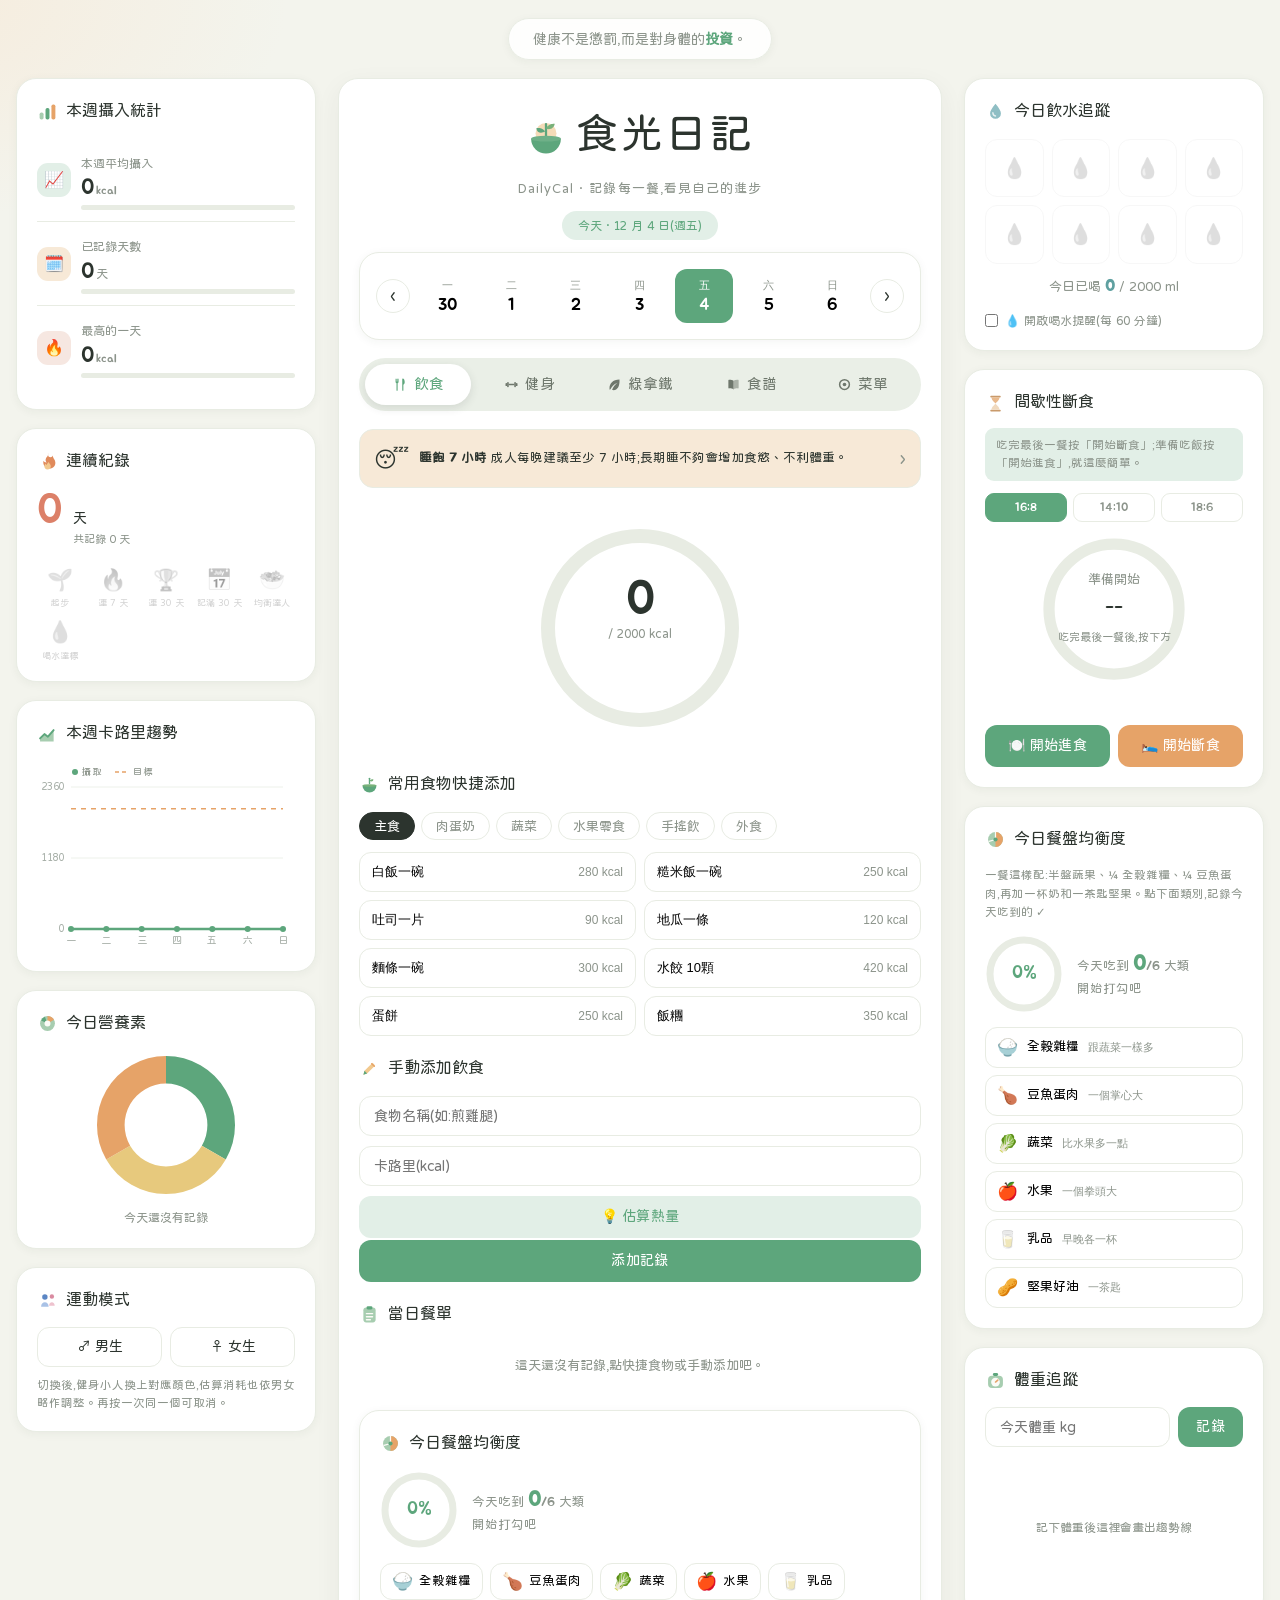
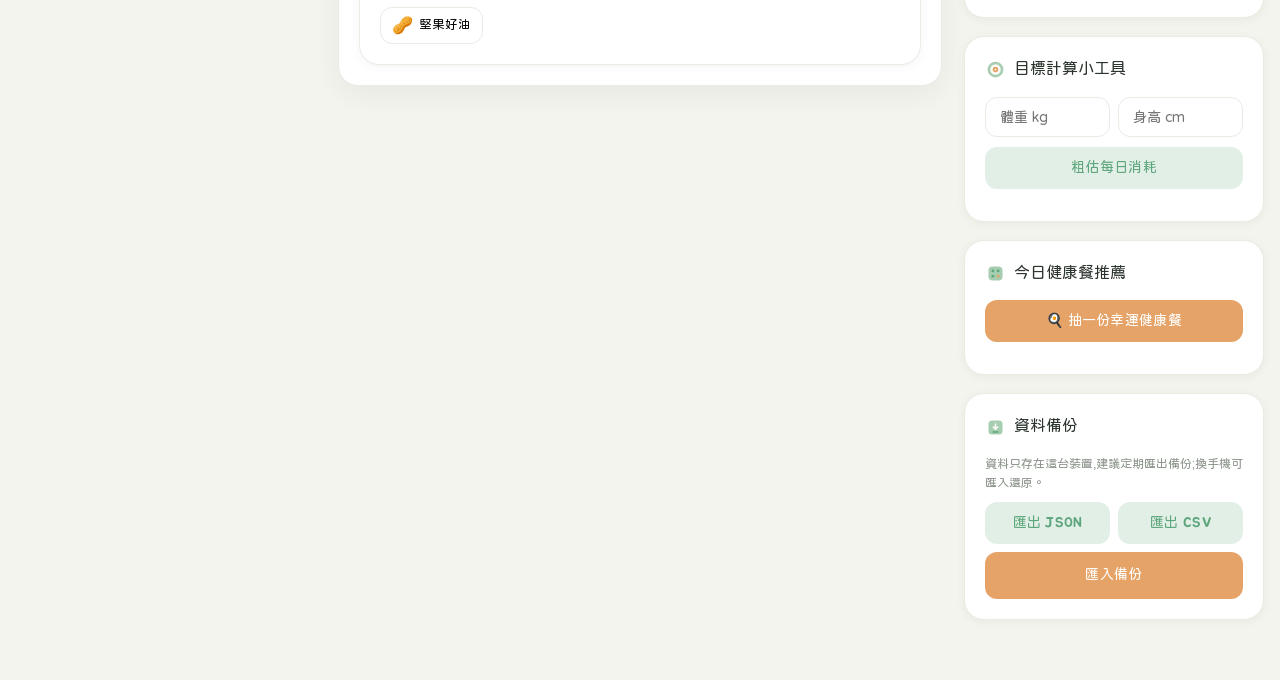
<file: index.html>
<!DOCTYPE html>
<html lang="zh-Hant">
<head>
<meta charset="UTF-8">
<meta name="viewport" content="width=device-width, initial-scale=1.0">
<title>食光日記 · DailyCal</title>
<meta name="theme-color" content="#5DA67C">
<meta name="apple-mobile-web-app-capable" content="yes">
<meta name="apple-mobile-web-app-status-bar-style" content="default">
<meta name="apple-mobile-web-app-title" content="食光日記">
<link rel="apple-touch-icon" id="touch-icon">
<link rel="manifest" id="manifest-link">
<link rel="preconnect" href="https://fonts.googleapis.com">
<link rel="preconnect" href="https://fonts.gstatic.com" crossorigin>
<link href="https://fonts.googleapis.com/css2?family=Jua&family=Huninn&display=swap" rel="stylesheet">
<style>
:root{
  --bg:#F3F4ED;
  --surface:#FFFFFF;
  --ink:#2C342E;
  --muted:#8C948B;
  --line:#E8ECE3;
  --primary:#5DA67C;
  --primary-soft:#E2EFE7;
  --accent:#E6A368;
  --accent-soft:#F7E9D7;
  --coral:#DC8068;
  --shadow:0 8px 26px rgba(44,52,46,.06);
  --shadow-sm:0 2px 10px rgba(44,52,46,.05);
  --radius:20px;
  --num:"Jua","Huninn",ui-rounded,"PingFang TC","Microsoft JhengHei Rounded","Microsoft JhengHei",system-ui,sans-serif;
  --sans:"Huninn","Jua",system-ui,-apple-system,"PingFang TC","Microsoft JhengHei",sans-serif;
}
*{box-sizing:border-box;margin:0;padding:0}
body{
  font-family:var(--sans);color:var(--ink);line-height:1.6;min-height:100vh;
  padding:78px 16px 60px;display:flex;justify-content:center;
  background:
    radial-gradient(900px 480px at 100% -12%, #E6F0E8 0%, transparent 55%),
    radial-gradient(700px 420px at -6% 0%, #F6ECDD 0%, transparent 52%),
    var(--bg);
}
.cute-quote-box{
  position:fixed;top:18px;left:50%;transform:translateX(-50%);z-index:100;white-space:nowrap;
  background:rgba(255,255,255,.85);backdrop-filter:blur(8px);border:1px solid var(--line);
  padding:9px 24px;border-radius:999px;font-size:14px;color:var(--muted);box-shadow:var(--shadow-sm);
}
.cute-quote-box b{color:var(--primary)}

.dashboard-wrapper{display:grid;grid-template-columns:300px minmax(0,1fr) 300px;gap:22px;width:100%;max-width:1380px;align-items:start}
.side-panel{display:flex;flex-direction:column;gap:18px}
.main-panel{min-width:0}
.container,.panel-card{background:var(--surface);border:1px solid var(--line);border-radius:var(--radius);padding:20px;box-shadow:var(--shadow-sm)}
.container{box-shadow:var(--shadow)}
.panel-card h3,.container h3{font-family:var(--num);font-size:16px;font-weight:400;color:var(--ink);display:flex;align-items:center;gap:8px;margin-bottom:14px}
.ico{display:inline-flex;width:21px;height:21px;flex:0 0 auto}
.ico svg{width:100%;height:100%;display:block}

/* nav */
.app-nav{display:flex;background:#EAEFE7;padding:6px;border-radius:999px;margin-bottom:18px;gap:5px}
.nav-btn{flex:1;border:none;padding:11px 4px;font-family:var(--num);font-size:14.5px;border-radius:999px;cursor:pointer;background:transparent;color:#6E776C;transition:.2s;display:flex;align-items:center;justify-content:center;gap:6px}
.nav-btn svg{width:15px;height:15px;flex:0 0 auto}
.nav-btn.active{background:var(--surface);color:var(--primary);box-shadow:0 3px 10px rgba(44,52,46,.12)}
.tab-pane{display:none}
.tab-pane.active{display:block;animation:pop .25s ease}

/* header */
.head{text-align:center;padding:4px 0 12px}
.head h1{font-family:var(--num);font-weight:400;font-size:42px;letter-spacing:.06em;color:var(--ink);display:flex;align-items:center;justify-content:center;gap:9px}
.head h1 .logo{width:42px;height:42px;flex:0 0 auto;margin-top:-2px}
.head .brand-sub{color:var(--muted);font-size:13px;letter-spacing:.08em;margin-top:8px}
.head .sel{display:inline-block;margin-top:12px;font-size:12px;color:var(--primary);background:var(--primary-soft);padding:5px 16px;border-radius:999px}

/* calendar */
.cal{display:flex;align-items:center;gap:8px}
.cal .arrow{width:34px;height:34px;border-radius:50%;border:1px solid var(--line);background:var(--surface);color:var(--ink);font-size:16px;cursor:pointer;display:grid;place-items:center;font-family:var(--num);transition:.15s}
.cal .arrow:hover{background:var(--primary-soft);border-color:var(--primary-soft)}
.cal-card{background:var(--surface);border:1px solid var(--line);border-radius:var(--radius);padding:16px;box-shadow:var(--shadow-sm);margin-bottom:18px}
.days{flex:1;display:grid;grid-template-columns:repeat(7,1fr);gap:6px}
.day{border:1px solid transparent;background:transparent;border-radius:12px;padding:8px 2px 7px;text-align:center;cursor:pointer;position:relative;transition:.15s}
.day:hover{background:var(--bg)}
.day .wk{font-size:11px;color:var(--muted)}
.day .dt{font-family:var(--num);font-size:17px;margin-top:1px}
.day.today .dt{color:var(--accent)}
.day.sel{background:var(--primary)}
.day.sel .wk,.day.sel .dt{color:#fff}
.day .dot{position:absolute;left:50%;bottom:4px;transform:translateX(-50%);width:4px;height:4px;border-radius:50%;background:var(--accent)}
.day.sel .dot{background:#fff}

/* ring */
.ring-card{display:flex;flex-direction:column;align-items:center;padding:14px 0}
.ring{position:relative;width:220px;height:220px}
.ring svg{transform:rotate(-90deg)}
.ring .track{fill:none;stroke:var(--line);stroke-width:14}
.ring .bar{fill:none;stroke:var(--primary);stroke-width:14;stroke-linecap:round;transition:stroke-dashoffset .7s cubic-bezier(.22,1,.36,1),stroke .4s}
.ring .center{position:absolute;inset:0;display:flex;flex-direction:column;align-items:center;justify-content:center}
.ring .num{font-family:var(--num);font-size:48px;line-height:1}
.ring .of{font-size:12px;color:var(--muted)}
.ring .over{font-size:12px;color:var(--coral);margin-top:3px;min-height:16px}

/* quick add */
.tabs{display:flex;gap:6px;margin-bottom:12px;flex-wrap:wrap}
.tab{border:1px solid var(--line);background:var(--surface);border-radius:999px;padding:6px 14px;font-size:13px;color:var(--muted);cursor:pointer;font-family:var(--sans);transition:.15s}
.tab.active{background:var(--ink);border-color:var(--ink);color:#fff}
.pool{display:grid;grid-template-columns:repeat(2,1fr);gap:8px}
.chip{border:1px solid var(--line);background:#fff;border-radius:12px;padding:10px 12px;text-align:left;cursor:pointer;display:flex;justify-content:space-between;align-items:center;transition:.15s}
.chip:hover{border-color:var(--primary);background:var(--primary-soft)}
.chip .nm{font-size:13px}
.chip .kc{font-size:12px;color:var(--muted)}

/* inputs / buttons */
.field{margin-bottom:10px}
input,.fancy-select{width:100%;border:1px solid var(--line);border-radius:12px;padding:11px 14px;font-size:14px;color:var(--ink);background:#fff;outline:none;font-family:var(--sans);transition:.15s}
input:focus,.fancy-select:focus{border-color:var(--primary);box-shadow:0 0 0 3px var(--primary-soft)}
.btn{width:100%;border:none;border-radius:12px;padding:12px;font-family:var(--num);font-size:14px;cursor:pointer;color:#fff;background:var(--primary);transition:.15s;letter-spacing:.02em}
.btn svg{width:15px;height:15px;vertical-align:-2px;margin-right:3px}
.btn:hover{filter:brightness(1.04)}
.btn:active{transform:translateY(1px)}
.btn.accent{background:var(--accent)}
.btn.ghost{background:var(--primary-soft);color:var(--primary)}

/* list */
.list{list-style:none;display:flex;flex-direction:column;gap:8px}
.list li{display:flex;align-items:center;gap:10px;background:#fff;border:1px solid var(--line);border-radius:12px;padding:10px 12px;animation:pop .25s ease}
.list .li-name{font-size:14px}
.list .li-cal{font-size:13px;color:var(--muted);margin-left:auto;font-family:var(--num)}
.list .del{border:none;background:none;color:#C7CEC6;cursor:pointer;font-size:18px;width:24px;height:24px;border-radius:6px;transition:.15s}
.list .del:hover{color:var(--coral);background:#F6E7E1}
.empty{color:var(--muted);font-size:13px;text-align:center;padding:14px 4px}

/* stats (lively) */
.stat{display:flex;align-items:center;gap:10px;padding:11px 0;border-bottom:1px solid var(--line)}
.stat:last-child{border-bottom:none}
.stat .stat-ic{width:34px;height:34px;border-radius:11px;display:grid;place-items:center;font-size:16px;flex:0 0 auto}
.stat .stat-body{flex:1;min-width:0}
.stat .t{font-size:12px;color:var(--muted)}
.stat .v{font-family:var(--num);font-size:22px;display:block;line-height:1.1}
.stat .v small{font-size:12px;color:var(--muted);margin-left:2px}
.stat .bar{height:5px;border-radius:999px;background:var(--line);margin-top:6px;overflow:hidden}
.stat .bar i{display:block;height:100%;width:0;border-radius:999px;transition:width .8s cubic-bezier(.22,1,.36,1)}
.chart-box{position:relative;height:190px}
.chart-box .cv{display:block}
.cv-empty{display:flex;align-items:center;justify-content:center;height:100%;color:var(--muted);font-size:12px;text-align:center;padding:0 10px}

/* water */
.water{display:grid;grid-template-columns:repeat(4,1fr);gap:8px;margin-bottom:10px}
.cup{position:relative;aspect-ratio:1;border:1px solid var(--line);border-radius:12px;background:#fff;display:grid;place-items:center;font-size:20px;cursor:pointer;filter:grayscale(1) opacity(.4);transition:.15s}
.cup.full{filter:none;background:#EAF4F4;border-color:#C8E0E0}
.water-status{font-size:13px;color:var(--muted);text-align:center}
.water-status b{font-family:var(--num);font-size:16px;color:#5FA0A0}

/* tools result */
.row2{display:grid;grid-template-columns:1fr 1fr;gap:8px;margin-bottom:10px}
.result{margin-top:12px;font-size:13px;color:var(--ink);background:var(--bg);border-radius:12px;padding:0;overflow:hidden;max-height:0;transition:max-height .3s ease,padding .3s ease;line-height:1.7}
.result.show{padding:13px 15px;max-height:320px}
.result .big{font-family:var(--num);font-size:24px;color:var(--primary)}
.result .sub{color:var(--muted);font-size:12px;margin:4px 0 10px}
.result .meal{font-family:var(--num);font-size:16px;margin-bottom:2px}

.toast{position:fixed;left:50%;bottom:24px;transform:translateX(-50%) translateY(20px);background:var(--ink);color:#fff;padding:11px 22px;border-radius:999px;font-size:13px;box-shadow:var(--shadow);opacity:0;pointer-events:none;transition:.3s;z-index:200}
.toast.show{opacity:1;transform:translateX(-50%) translateY(0)}

.sub-feature-card{padding:6px 4px}
.sub-feature-card>.f-head{text-align:center;margin-bottom:16px}
.feature-icon-wrapper{width:54px;height:54px;border-radius:16px;background:var(--primary-soft);display:grid;place-items:center;font-size:22px;margin:0 auto 12px;color:var(--primary)}
.feature-icon-wrapper svg{width:32px;height:32px;display:block}
.sub-feature-card h3{font-family:var(--num);font-size:18px;justify-content:center}
.sub-feature-card .desc{font-size:13px;color:var(--muted);margin:6px 0 0;line-height:1.6}
.select-group{text-align:left;margin-bottom:12px}
.select-group label{font-size:12px;color:var(--ink);display:block;margin-bottom:6px}

/* water splash */
.splash{position:absolute;left:50%;top:50%;pointer-events:none;z-index:5}
.splash .drop{position:absolute;left:0;top:0;width:7px;height:7px;border-radius:50% 50% 50% 0;background:#7FC4D6;transform:translate(-50%,-50%) rotate(45deg);animation:dropFly .55s ease-out forwards}
.splash .ripple{position:absolute;left:0;top:0;width:12px;height:12px;border:2px solid #9AD3E0;border-radius:50%;transform:translate(-50%,-50%);animation:rippleOut .5s ease-out forwards}
@keyframes dropFly{0%{opacity:1;transform:translate(-50%,-50%) translate(0,0) scale(1) rotate(45deg)}100%{opacity:0;transform:translate(-50%,-50%) translate(var(--dx),var(--dy)) scale(.3) rotate(45deg)}}
@keyframes rippleOut{0%{opacity:.85;transform:translate(-50%,-50%) scale(.4)}100%{opacity:0;transform:translate(-50%,-50%) scale(2.8)}}

/* recipe */
.recipe-detail{background:var(--bg);border-radius:14px;padding:14px 16px;margin-top:8px;text-align:left;animation:pop .25s ease}
.recipe-detail .r-top{display:flex;align-items:center;gap:12px;margin-bottom:6px}
.recipe-detail .r-emoji{font-size:30px}
.recipe-detail .r-name{font-family:var(--num);font-size:17px}
.recipe-detail .r-kcal{font-size:12px;color:var(--muted)}
.recipe-detail h4{font-size:12px;color:var(--muted);margin:12px 0 6px}
.recipe-detail ul.ing{list-style:none;display:flex;flex-wrap:wrap;gap:6px}
.recipe-detail ul.ing li{background:var(--surface);border:1px solid var(--line);border-radius:999px;padding:4px 11px;font-size:12px}
.recipe-detail ol{margin:0;padding-left:18px;font-size:13px;line-height:1.75}
.recipe-detail ol li{margin-bottom:2px}

/* healthy plate */
.plate-wrap{display:flex;flex-direction:column;align-items:center;gap:8px;margin:2px 0 16px}
.plate-svg{width:270px;max-width:82%;height:auto;filter:drop-shadow(0 8px 18px rgba(44,52,46,.1))}
.plate-svg .slice{stroke:#fff;stroke-width:2}
.plate-svg .slice-label{font-family:var(--sans);font-size:9px;fill:#fff;font-weight:700;text-anchor:middle}
.plate-side{display:flex;gap:10px;justify-content:center;flex-wrap:wrap}
.plate-side .ps{display:flex;align-items:center;gap:6px;background:var(--bg);border-radius:999px;padding:6px 14px;font-size:12px;color:var(--muted)}
.portion-grid{display:grid;grid-template-columns:repeat(2,1fr);gap:10px;margin-top:4px}
.portion{display:flex;gap:10px;align-items:flex-start;background:var(--surface);border:1px solid var(--line);border-radius:14px;padding:11px 12px;text-align:left}
.portion .pe{font-size:22px;flex:0 0 auto;line-height:1.2}
.portion .pn{font-family:var(--num);font-size:14px}
.portion .ph{font-size:12px;color:var(--muted);margin-top:1px}
.plate-check{margin-top:18px;background:var(--primary-soft);border-radius:16px;padding:16px}
.pc-head{display:flex;align-items:center;justify-content:space-between;margin-bottom:11px}
.pc-title{font-family:var(--num);font-size:15px;color:var(--ink)}
.pc-score{font-family:var(--num);font-size:14px;color:var(--primary)}
.pc-grid{display:flex;flex-wrap:wrap;gap:8px}
.pc-chip{border:1px solid var(--line);background:var(--surface);border-radius:999px;padding:7px 13px;font-size:13px;cursor:pointer;transition:.15s}
.pc-chip.on{background:var(--primary);border-color:var(--primary);color:#fff}
.pc-bar{height:8px;border-radius:999px;background:rgba(255,255,255,.65);margin-top:12px;overflow:hidden}
.pc-bar i{display:block;height:100%;width:0;background:var(--primary);border-radius:999px;transition:width .5s cubic-bezier(.22,1,.36,1)}
/* mini plate widget (right column) */
.mini-plate{display:flex;align-items:center;gap:14px}
.mini-ring{position:relative;width:78px;height:78px;flex:0 0 auto}
.mini-ring svg{transform:rotate(-90deg)}
.mp-track{fill:none;stroke:var(--line);stroke-width:7}
.mp-bar{fill:none;stroke:var(--primary);stroke-width:7;stroke-linecap:round;transition:stroke-dashoffset .5s cubic-bezier(.22,1,.36,1)}
.mp-center{position:absolute;inset:0;display:grid;place-items:center;font-family:var(--num);font-size:18px;color:var(--primary)}
.mini-dots{display:grid;grid-template-columns:repeat(3,1fr);gap:6px;flex:1}
.mp-dot{border:1px solid var(--line);background:var(--surface);border-radius:10px;padding:6px 0;font-size:16px;cursor:pointer;transition:.15s;filter:grayscale(1) opacity(.45);text-align:center}
.mp-dot.on{filter:none;background:var(--primary-soft);border-color:var(--primary-soft)}
.mp-dot:hover{border-color:var(--primary)}
.mp-intro{font-size:11.5px;color:var(--muted);line-height:1.6;margin-bottom:13px}
.mp-summary{font-family:var(--num);font-size:12.5px;color:var(--muted);line-height:1.55;flex:1}
.mp-summary b{font-size:21px;color:var(--primary)}
.mp-list{display:flex;flex-direction:column;gap:7px;margin-top:14px}
.mp-row{display:flex;align-items:center;gap:9px;width:100%;text-align:left;background:var(--surface);border:1px solid var(--line);border-radius:12px;padding:9px 11px;cursor:pointer;transition:.15s}
.mp-row:hover{border-color:var(--primary)}
.mp-row.on{background:var(--primary-soft);border-color:var(--primary)}
.mr-emoji{font-size:17px;flex:0 0 auto}
.mr-name{font-size:13px;font-family:var(--num);flex:0 0 auto}
.mr-hint{font-size:11px;color:var(--muted);flex:1}
.mp-row.on .mr-hint{color:var(--primary)}
.mr-check{font-family:var(--num);color:var(--primary);font-weight:700;flex:0 0 auto;min-width:14px;text-align:center}
.mp-compact .mp-list{flex-direction:row;flex-wrap:wrap;gap:7px}
.mp-compact .mp-row{width:auto;flex:0 0 auto;padding:7px 11px;gap:6px}
.mp-compact .mr-hint{display:none}
.mp-compact .mr-name{font-size:12.5px}
.mp-compact .mr-check{min-width:0}
.mp-compact .mr-check:empty{display:none}

/* streak / badges */
.streak-row{display:flex;align-items:baseline;gap:10px;margin-bottom:14px}
.streak-num{font-family:var(--num);font-size:42px;color:var(--coral);line-height:1}
.streak-label{font-size:14px;color:var(--ink)}
.streak-label small{display:block;font-size:11px;color:var(--muted);margin-top:2px}
.badges{display:flex;flex-wrap:wrap;gap:6px;justify-content:space-between}
.badge{display:flex;flex-direction:column;align-items:center;gap:2px;width:46px;text-align:center;filter:grayscale(1) opacity(.4);transition:.2s}
.badge.on{filter:none}
.badge .be{font-size:21px}
.badge .bl{font-size:9px;color:var(--muted);line-height:1.2}
/* macros + weight legends */
.macro-legend{font-size:12px;color:var(--muted);text-align:center;margin-top:8px}
.remind{display:flex;align-items:center;gap:7px;font-size:12px;color:var(--muted);margin-top:12px;cursor:pointer}
.remind input{width:auto;margin:0}
.weight-row{display:flex;gap:8px}
.weight-row input{flex:1}
/* backup */
.backup-note{font-size:12px;color:var(--muted);line-height:1.6;margin-bottom:10px}
.backup-btns{display:grid;grid-template-columns:1fr 1fr;gap:8px}

/* ===== blender ===== */
.blender-stage{display:flex;justify-content:center;margin:10px 0 24px}
.blender{width:172px;position:relative}
.blender-lid{width:108px;height:16px;background:linear-gradient(180deg,#6E8C78,#5E7A68);margin:0 auto;border-radius:9px 9px 0 0}
.blender-cup{width:124px;height:152px;background:linear-gradient(110deg,rgba(255,255,255,.5),rgba(231,237,232,.28) 40%);border:3px solid #AFC2B3;border-top:none;margin:0 auto;border-radius:6px 6px 22px 22px;position:relative;overflow:hidden;box-shadow:inset 0 0 14px rgba(255,255,255,.4)}
.juice-fluid{position:absolute;bottom:0;left:0;width:100%;height:0;background-color:#8BC34A;background-image:linear-gradient(180deg,rgba(255,255,255,.32),rgba(255,255,255,0) 34%);transition:height .6s cubic-bezier(.18,.89,.32,1.28),background-color .5s,filter .4s}
.fruits{position:absolute;inset:0;pointer-events:none}
.fly-fruit{position:absolute;left:50%;top:55%;font-size:25px;transform:translate(-50%,-50%);animation:flyAround .55s infinite linear;animation-delay:calc(var(--i)*.08s)}
.blender-blade{position:absolute;bottom:12px;left:50%;transform:translateX(-50%);width:60px;height:5px;background:#AEB6BD;border-radius:3px;box-shadow:0 -7px 0 -2px #C2C9CF,0 7px 0 -2px #C2C9CF}
.blender-base{width:146px;height:64px;background:linear-gradient(180deg,#B2C7B8,#94AC9A);margin:2px auto 0;border-radius:13px 13px 26px 26px;position:relative;box-shadow:0 7px 14px rgba(95,120,105,.28)}
.blender-btn{width:20px;height:20px;background:var(--coral);border-radius:50%;position:absolute;top:20px;left:50%;transform:translateX(-50%);border:3px solid #fff}
.blender.working{animation:blendShake .09s infinite alternate}
.blender.working .blender-blade{animation:spinBlade .08s infinite linear}
.blender.working .juice-fluid{animation:liquidWave .2s infinite alternate}
@keyframes blendShake{from{transform:translate(1.5px,1px) rotate(0)}to{transform:translate(-1.5px,-1px) rotate(.8deg)}}
@keyframes spinBlade{from{transform:translateX(-50%) rotate(0)}to{transform:translateX(-50%) rotate(360deg)}}
@keyframes liquidWave{from{border-radius:42% 58% 40% 60%/50%}to{border-radius:58% 42% 60% 40%/50%}}
@keyframes flyAround{0%{transform:translate(-50%,-50%) rotate(0)}25%{transform:translate(-130%,-55%) rotate(120deg)}50%{transform:translate(55%,5%) rotate(220deg)}75%{transform:translate(-25%,45%) rotate(300deg)}100%{transform:translate(-50%,-50%) rotate(360deg)}}

.blender.working .blender-cup{box-shadow:0 0 0 4px rgba(141,195,75,.22)}
.bubble{position:absolute;bottom:4px;width:9px;height:9px;background:rgba(255,255,255,.55);border-radius:50%;pointer-events:none;animation:bubbleUp .9s ease-in infinite}
@keyframes bubbleUp{0%{transform:translateY(0) scale(.5);opacity:0}30%{opacity:.9}100%{transform:translateY(-110px) scale(1);opacity:0}}
.cup-shine{position:absolute;top:0;left:14%;width:20px;height:100%;background:linear-gradient(120deg,rgba(255,255,255,.55),rgba(255,255,255,0));border-radius:0 0 40% 40%;transform:skewX(-8deg);pointer-events:none}
.finish-glow{position:absolute;left:50%;top:48%;width:92px;height:92px;transform:translate(-50%,-50%);border-radius:50%;background:radial-gradient(circle,rgba(141,195,75,.5),rgba(141,195,75,0) 68%);pointer-events:none;animation:finishGlow .9s ease-out forwards}
@keyframes finishGlow{0%{transform:translate(-50%,-50%) scale(.35);opacity:0}30%{opacity:1}100%{transform:translate(-50%,-50%) scale(1.9);opacity:0}}
.juice-fluid.settle{animation:juiceSettle .9s ease}
@keyframes juiceSettle{0%{filter:brightness(1)}40%{filter:brightness(1.16) saturate(1.1)}100%{filter:brightness(1)}}
/* served juice cup (after blending) */
.served-cup{display:none;position:relative;width:140px;margin:0 auto}
.sc-rim{width:110px;height:11px;margin:0 auto -3px;background:linear-gradient(180deg,#E2EAE3,#CBD7CD);border-radius:7px;position:relative;z-index:2}
.sc-glass{width:100px;height:140px;margin:0 auto;position:relative;border:3px solid #C2D0C4;border-top:none;border-radius:6px 6px 30px 30px;background:linear-gradient(110deg,rgba(255,255,255,.5),rgba(231,237,232,.22) 45%);overflow:hidden;box-shadow:inset 0 0 16px rgba(255,255,255,.45),0 8px 14px rgba(95,120,105,.12)}
.sc-juice{position:absolute;bottom:0;left:0;width:100%;height:0;background-color:#8BC34A;background-image:linear-gradient(180deg,rgba(255,255,255,.32),rgba(255,255,255,0) 32%);box-shadow:inset 0 5px 0 -2px rgba(255,255,255,.35);transition:height .75s cubic-bezier(.18,.89,.32,1.28)}
.sc-shine{position:absolute;top:0;left:16%;width:15px;height:100%;background:linear-gradient(120deg,rgba(255,255,255,.6),rgba(255,255,255,0));transform:skewX(-8deg);pointer-events:none;z-index:3}
.sc-shadow{width:104px;height:13px;margin:8px auto 0;background:radial-gradient(ellipse,rgba(95,120,105,.28),rgba(95,120,105,0) 70%);border-radius:50%}
.sc-foam{position:absolute;top:-3px;left:0;width:100%;height:7px;background:rgba(255,255,255,.4);border-radius:50%;filter:blur(.3px)}
.sc-foam::before,.sc-foam::after{content:"";position:absolute;top:-2px;background:rgba(255,255,255,.6);border-radius:50%}
.sc-foam::before{left:24%;width:5px;height:5px}
.sc-foam::after{right:28%;width:4px;height:4px}
.sc-drops{position:absolute;inset:0;pointer-events:none;z-index:2}
.sc-drops i{position:absolute;background:rgba(255,255,255,.42);border-radius:50% 50% 50% 50%/40% 40% 60% 60%;box-shadow:inset 0 -1px 1px rgba(255,255,255,.65),0 0 1px rgba(255,255,255,.4)}
.served-cup.pour-in{animation:cupRise .5s ease}
@keyframes cupRise{0%{transform:translateY(10px) scale(.95);opacity:0}100%{transform:translateY(0) scale(1);opacity:1}}
.sc-logo{position:absolute;left:50%;top:48%;transform:translate(-50%,-50%);width:32px;height:32px;opacity:.5;z-index:3;pointer-events:none}
.recipe-line{display:inline-block;font-size:13px;color:var(--ink);background:var(--primary-soft);border-radius:999px;padding:7px 14px;margin-bottom:10px;line-height:1.5}
/* 7-11 style smoothie machine */
.machine{position:relative;width:172px;margin:0 auto;padding-bottom:2px}
.m-head{height:34px;background:linear-gradient(180deg,#F4F6F2,#E5E9E3);border-radius:16px 16px 4px 4px;box-shadow:inset 0 2px 0 rgba(255,255,255,.85);position:relative}
.m-head::after{content:"";position:absolute;left:50%;bottom:7px;transform:translateX(-50%);width:48px;height:5px;background:#CFD6CE;border-radius:3px}
.m-cavity{position:relative;margin:0 12px;height:122px;background:linear-gradient(180deg,#DEE3DD,#CFD5CE);box-shadow:inset 0 6px 12px rgba(0,0,0,.12);display:flex;justify-content:center;align-items:flex-end;overflow:hidden}
.m-cup{width:90px;height:106px;margin-bottom:6px;position:relative;border:2px solid rgba(255,255,255,.7);border-top:none;border-radius:5px 5px 16px 16px;background:linear-gradient(110deg,rgba(255,255,255,.55),rgba(255,255,255,.18) 45%);overflow:hidden;box-shadow:inset 0 0 12px rgba(255,255,255,.4)}
.m-smoothie{position:absolute;bottom:0;left:0;width:100%;height:0;background-color:#9ec24f;background-image:linear-gradient(180deg,rgba(255,255,255,.3),rgba(255,255,255,0) 32%);transition:height .6s cubic-bezier(.18,.89,.32,1.28),background-color .5s}
.m-chunks{position:absolute;inset:0;transition:opacity .5s}
.chunk{position:absolute}
.chunk svg{width:100%;height:100%;display:block;filter:drop-shadow(0 1px 1.5px rgba(0,0,0,.14))}
.m-cup-shine{position:absolute;top:0;left:16%;width:14px;height:100%;background:linear-gradient(120deg,rgba(255,255,255,.55),rgba(255,255,255,0));transform:skewX(-8deg);pointer-events:none}
.m-arm{position:absolute;top:6px;left:50%;transform:translateX(-50%);z-index:4;transition:transform .45s cubic-bezier(.5,0,.5,1)}
.m-shaft{width:7px;height:28px;background:linear-gradient(90deg,#9aa3a9,#cdd4d8,#9aa3a9);border-radius:4px;margin:0 auto}
.m-blade{width:30px;height:4px;background:#AEB6BD;border-radius:3px;margin:-1px auto 0;box-shadow:0 -5px 0 -1px #C2C9CF,0 5px 0 -1px #C2C9CF}
.machine.running .m-arm{transform:translateX(-50%) translateY(38px)}
.machine.running .m-blade{animation:spinBlade .08s linear infinite}
.machine.running .m-cup{animation:cupJitter .09s infinite alternate}
.machine.running .chunk{animation:chunkShake .12s infinite alternate}
@keyframes cupJitter{from{transform:translate(1.4px,0)}to{transform:translate(-1.4px,0)}}
@keyframes chunkShake{from{transform:rotate(var(--r)) translateY(0)}to{transform:rotate(var(--r)) translateY(-3px)}}
.m-panel{display:flex;align-items:center;justify-content:center;gap:7px;margin:7px auto 0;width:74px;height:22px;background:linear-gradient(180deg,#EBEFE9,#DBE0DA);border-radius:8px;box-shadow:inset 0 1px 0 rgba(255,255,255,.7)}
.m-led{width:8px;height:8px;border-radius:50%;background:#C0C8C0;transition:.2s}
.machine.running .m-led{background:#5DA67C;box-shadow:0 0 7px #5DA67C}
.m-ok{font-family:var(--num);font-size:12px;color:#7E877E}

/* ===== fitness ===== */
.ex-grid{display:grid;grid-template-columns:repeat(3,1fr);gap:14px;margin-top:6px}
.ex-card{background:var(--surface);border:1px solid var(--line);border-radius:18px;padding:12px 8px;text-align:center;box-shadow:var(--shadow-sm)}
.ex-svg{width:90px;height:98px;margin:0 auto 4px;display:block;overflow:visible}
.fig2 polyline,.fig2 line{fill:none;stroke:var(--primary);stroke-width:6;stroke-linecap:round;stroke-linejoin:round}
.fig2 .head{fill:var(--primary-soft);stroke:var(--primary);stroke-width:5}
.ex-name{font-family:var(--num);font-size:14px}
.ex-target{font-size:11px;color:var(--muted);margin-top:1px}

/* timer */
.timer-card{margin-top:18px;text-align:center;background:var(--primary-soft);border-radius:18px;padding:18px;transition:background .35s}
.timer-card.work{background:#E3F0E6}
.timer-card.rest{background:#FBEEDD}
.timer-phase{font-size:12px;color:var(--muted);letter-spacing:.12em;font-weight:600}
.timer-disp{font-family:var(--num);font-size:42px;color:var(--primary);letter-spacing:.04em;line-height:1.1}
.timer-card.work .timer-disp{color:#3C8C5C}
.timer-card.rest .timer-disp{color:#CC8A3A}
.timer-now{font-family:var(--num);font-size:16px;color:var(--ink);margin-top:2px;min-height:22px}
.timer-rounds{display:flex;align-items:center;justify-content:center;gap:6px;margin-top:12px;font-size:12px;color:var(--muted)}
.rbtn{font-family:var(--num);width:30px;height:30px;border-radius:9px;border:1px solid var(--line);background:var(--surface);color:var(--ink);cursor:pointer;font-size:14px}
.rbtn.active{background:var(--primary);color:#fff;border-color:var(--primary)}
.timer-controls{display:grid;grid-template-columns:2fr 1fr;gap:8px;margin-top:12px}
.timer-progress{height:6px;border-radius:999px;background:rgba(0,0,0,.08);margin-top:13px;overflow:hidden}
.timer-bar{height:100%;width:0;background:var(--primary);border-radius:999px;transition:width .25s linear}
.timer-note{font-size:12px;color:var(--muted);margin-top:10px}
.timer-toggles{display:flex;gap:8px;justify-content:center;flex-wrap:wrap;margin-top:10px}
.flowbtn{font-family:var(--num);font-size:12px;padding:7px 13px;border-radius:999px;border:1px solid var(--line);background:var(--surface);color:var(--muted);cursor:pointer}
.flowbtn.active{background:var(--primary);color:#fff;border-color:var(--primary)}
.ex-card{transition:transform .2s,box-shadow .2s,opacity .2s}
.ex-card.active{outline:2.5px solid var(--primary);outline-offset:1px;box-shadow:0 6px 16px rgba(93,166,124,.3);transform:translateY(-2px)}
.ex-card.rest-dim{opacity:.45}
.routine-chips{display:flex;flex-wrap:wrap;gap:8px;justify-content:center;margin:2px 0 12px}
.rchip{font-family:var(--num);font-size:13px;padding:7px 14px;border-radius:999px;border:1px solid var(--line);background:var(--surface);color:var(--muted);cursor:pointer}
.rchip.active{background:var(--primary);color:#fff;border-color:var(--primary)}
.ring .net{font-size:12px;color:var(--primary);margin-top:3px;min-height:16px;text-align:center;padding:0 8px}
.fit-log-card{margin-top:16px;background:var(--surface);border:1px solid var(--line);border-radius:18px;padding:16px}
.fit-goal{display:flex;align-items:center;gap:14px}
.fitring{position:relative;width:74px;height:74px;flex:0 0 auto}
.fitring svg{transform:rotate(-90deg)}
.fitring .ft{fill:none;stroke:var(--line);stroke-width:7}
.fitring .fb{fill:none;stroke:var(--primary);stroke-width:7;stroke-linecap:round;transition:stroke-dashoffset .7s cubic-bezier(.22,1,.36,1)}
.fitring .fc{position:absolute;inset:0;display:flex;align-items:center;justify-content:center;font-family:var(--num);font-size:18px;color:var(--primary)}
.fit-goal-txt{flex:1}
.fg-title{font-family:var(--num);font-size:14px}
.fg-sub{font-size:12.5px;color:var(--muted);margin-top:3px}
.fit-goal-edit{font-size:12px;color:var(--muted);margin-top:8px;display:flex;align-items:center;gap:5px;flex-wrap:wrap}
.gbtn{font-family:var(--num);width:26px;height:26px;border-radius:8px;border:1px solid var(--line);background:var(--surface);color:var(--ink);cursor:pointer;font-size:12.5px}
.gbtn.active{background:var(--primary);color:#fff;border-color:var(--primary)}
.fit-log-title{font-family:var(--num);font-size:13px;color:var(--muted);margin:14px 0 6px}
.fit-log{list-style:none;display:flex;flex-direction:column;gap:6px}
.fit-log li{display:flex;justify-content:space-between;gap:8px;font-size:12.5px;background:var(--primary-soft);border-radius:10px;padding:7px 11px}
.fit-log .fl-r{color:var(--muted);white-space:nowrap}
.fit-log .empty{justify-content:center;color:var(--muted);background:transparent;padding:10px}
.gender-f .fig2 polyline,.gender-f .fig2 line{stroke:#D98AA0}
.gender-f .fig2 .head{fill:#F7DCE4;stroke:#D98AA0}
.gender-m .fig2 polyline,.gender-m .fig2 line{stroke:#5B86C4}
.gender-m .fig2 .head{fill:#D7E4F5;stroke:#5B86C4}
.mode-row{display:flex;gap:8px}
.sexbtn{flex:1;font-family:var(--num);font-size:14px;padding:10px;border-radius:12px;border:1px solid var(--line);background:var(--surface);color:var(--ink);cursor:pointer}
.sexbtn.active{color:#fff;border-color:transparent}
.sexbtn.active[data-sex="m"]{background:#5B86C4}
.sexbtn.active[data-sex="f"]{background:#D98AA0}
.mode-note{font-size:11.5px;color:var(--muted);margin-top:9px;line-height:1.5}
.diet-intro{font-size:12.5px;color:var(--muted);line-height:1.6;margin:2px 0 12px}
.diet-chips{display:flex;flex-wrap:wrap;gap:7px;justify-content:center;margin-bottom:12px}
.dchip{font-family:var(--num);font-size:13px;padding:7px 15px;border-radius:999px;border:1px solid var(--line);background:var(--surface);color:var(--muted);cursor:pointer}
.dchip.active{background:var(--primary);color:#fff;border-color:var(--primary)}
.diet-mode{display:flex;gap:8px;justify-content:center;margin-bottom:12px}
.mchip{font-family:var(--num);font-size:13.5px;padding:8px 16px;border-radius:12px;border:1px solid var(--line);background:var(--surface);color:var(--muted);cursor:pointer}
.mchip.active{background:var(--accent);color:#fff;border-color:var(--accent)}
.mp-hint{font-size:11.5px;color:var(--muted);text-align:center;margin-top:10px;line-height:1.5}
.diet-tip{font-size:12px;color:var(--accent);background:var(--accent-soft);border-radius:10px;padding:9px 12px;margin-top:9px;line-height:1.55}
.diet-tip:empty{display:none}
.diet-day{background:var(--primary-soft);border-radius:16px;padding:6px 14px}
.diet-meal{display:flex;justify-content:space-between;gap:10px;padding:10px 0;border-bottom:1px dashed rgba(0,0,0,.09)}
.diet-meal:last-child{border-bottom:0}
.dm-l{display:flex;gap:9px;align-items:flex-start}
.dm-t{font-family:var(--num);font-size:11.5px;color:#fff;background:var(--primary);border-radius:7px;padding:3px 8px;flex:0 0 auto;margin-top:1px}
.dm-n{font-size:13px;line-height:1.5}
.dm-k{font-family:var(--num);font-size:12.5px;color:var(--muted);white-space:nowrap}
.diet-foot{display:flex;justify-content:space-between;align-items:center;margin-top:12px;flex-wrap:wrap;gap:8px}
.diet-total{font-family:var(--num);font-size:14px}
.diet-total b{color:var(--primary);font-size:18px}
.diet-note{font-size:12px;color:var(--muted);margin-top:9px;line-height:1.5}
.diet-src{margin-top:14px;border:1px solid var(--line);border-radius:14px;padding:12px 14px;background:var(--surface)}
.diet-src summary{font-family:var(--num);font-size:13.5px;cursor:pointer;color:var(--ink)}
.diet-src ul{list-style:none;margin:11px 0 0;padding:0;display:flex;flex-direction:column;gap:10px}
.diet-src li{font-size:12px;color:var(--muted);line-height:1.6}
.diet-src b{color:var(--ink)}
.diet-src .src-from{color:var(--primary)}
.hc-today{background:var(--primary-soft);border-radius:16px;padding:18px;text-align:center}
.hc-badge{display:inline-block;font-family:var(--num);font-size:11px;color:#fff;background:var(--primary);border-radius:999px;padding:3px 11px;margin-bottom:10px}
.hc-emoji{font-size:38px;line-height:1}
.hc-title{font-family:var(--num);font-size:17px;margin-top:6px}
.hc-text{font-size:13px;color:var(--ink);line-height:1.65;margin-top:6px}
.hc-src{font-size:11px;color:var(--muted);margin-top:8px}
#hc-next{margin-top:13px}
.hc-all{margin-top:14px}
.hc-all ul{list-style:none;margin:11px 0 0;padding:0;display:flex;flex-direction:column;gap:10px}
.hc-all li{font-size:12.5px;color:var(--muted);line-height:1.6}
.hc-all b{color:var(--ink)}
.hc-banner{display:flex;align-items:center;gap:10px;background:var(--accent-soft);border:1px solid var(--line);border-radius:14px;padding:11px 14px;margin-bottom:16px;cursor:pointer}
.hcb-emoji{font-size:22px;flex:0 0 auto}
.hc-banner .hcb-text{font-size:12.5px;color:var(--ink);line-height:1.5}
.hc-banner b{font-family:var(--num)}
.hc-banner::after{content:"›";margin-left:auto;color:var(--muted);font-size:18px;flex:0 0 auto}
.gr-presets{margin:4px 0 18px}
.gr-presets-label{font-family:var(--num);font-size:13px;color:var(--ink);margin-bottom:10px}
.gr-chips{display:flex;flex-wrap:wrap;gap:8px}
.gr-chip{display:flex;flex-direction:column;align-items:flex-start;gap:2px;background:var(--surface);border:1px solid var(--line);border-radius:13px;padding:8px 13px;cursor:pointer;transition:.15s}
.gr-chip:hover{border-color:var(--primary);transform:translateY(-1px)}
.grc-name{font-family:var(--num);font-size:13px;color:var(--ink)}
.grc-tag{font-size:10.5px;color:var(--muted)}
.gr-tip{font-size:11.5px;color:var(--muted);line-height:1.6;margin-top:11px;background:var(--primary-soft);border-radius:10px;padding:9px 12px}
.gr-fav{margin-top:14px}
.gr-fav-label{font-family:var(--num);font-size:13px;color:var(--ink);margin-bottom:9px}
.gr-fav-add{display:flex;gap:8px;flex-wrap:wrap}
#gr-fav-name{flex:1;min-width:120px;font-family:var(--num);font-size:13px;padding:9px 12px;border:1px solid var(--line);border-radius:11px;background:var(--surface);color:var(--ink)}
.gr-fav-chips{display:flex;flex-wrap:wrap;gap:8px;margin-top:10px}
.gr-favchip{position:relative;padding-right:26px}
.gr-fav-del{position:absolute;top:4px;right:5px;width:17px;height:17px;border:0;background:transparent;color:var(--muted);cursor:pointer;font-size:15px;line-height:1;padding:0}
.gr-fav-del:hover{color:#C45B5B}
.gr-fav-empty{font-size:11.5px;color:var(--muted)}
.est-btns{display:flex;gap:8px;margin-bottom:2px}
.est-btns .btn{flex:1;white-space:nowrap}
.ai-url-field{margin-top:16px}
.ai-url-field label{display:block;font-size:12.5px;color:var(--ink);margin-bottom:6px;font-family:var(--num)}
#ai-url{width:100%;font-size:12.5px;padding:9px 12px;border:1px solid var(--line);border-radius:11px;background:var(--surface);color:var(--ink);box-sizing:border-box}
.f-esthint{display:none;font-size:12px;color:var(--muted);line-height:1.55;margin:2px 0 10px;background:var(--primary-soft);border-radius:9px;padding:8px 11px}
.f-esthint.show{display:block}
.fast-help{font-size:11.5px;color:var(--muted);line-height:1.6;margin:-2px 0 12px;background:var(--primary-soft);border-radius:9px;padding:8px 11px}
#p-fasting .fast-plans{display:flex;gap:6px;margin-bottom:12px}
.fast-plan{flex:1;font-family:var(--num);font-size:12px;padding:6px 0;border:1px solid var(--line);border-radius:9px;background:var(--surface);color:var(--muted);cursor:pointer}
.fast-plan.active{background:var(--primary);color:#fff;border-color:var(--primary)}
.fast-ring-wrap{position:relative;width:150px;height:150px;margin:6px auto 12px}
.fast-ring{width:150px;height:150px;transform:rotate(-90deg)}
.fr-track{fill:none;stroke:var(--line);stroke-width:9}
.fr-bar{fill:none;stroke:var(--primary);stroke-width:9;stroke-linecap:round;transition:stroke-dashoffset .6s ease}
.fast-center{position:absolute;inset:0;display:flex;flex-direction:column;align-items:center;justify-content:center;text-align:center}
.fast-phase{font-family:var(--num);font-size:13px;color:var(--muted)}
.fast-time{font-family:var(--num);font-size:19px;color:var(--ink);margin:3px 0}
.fast-target{font-size:11px;color:var(--muted);padding:0 8px}
.fast-info{font-size:12px;color:var(--muted);line-height:1.6;text-align:center;margin-bottom:11px;min-height:18px}
#p-fasting.fast-fasting .fr-bar{stroke:#6FA8C7}
#p-fasting.fast-eating .fr-bar{stroke:#E2A05A}
.fast-actions{display:flex;gap:8px}
.fast-actions .btn{flex:1;white-space:nowrap}
.fast-actions .btn.cur{box-shadow:0 0 0 2px var(--primary) inset;font-weight:700}
.rec-filters{display:flex;flex-wrap:wrap;gap:7px;margin-bottom:14px}
.rec-fchip{font-family:var(--num);font-size:12px;padding:6px 13px;border:1px solid var(--line);border-radius:999px;background:var(--surface);color:var(--muted);cursor:pointer}
.rec-fchip.active{background:var(--primary);color:#fff;border-color:var(--primary)}
.rec-grid{display:grid;grid-template-columns:repeat(auto-fill,minmax(140px,1fr));gap:10px;margin-bottom:8px}
.rec-item{text-align:left;background:var(--surface);border:1px solid var(--line);border-radius:14px;padding:12px;cursor:pointer;transition:.15s;display:flex;flex-direction:column;gap:4px}
.rec-item:hover{border-color:var(--primary);transform:translateY(-1px)}
.rec-item.sel{border-color:var(--primary);box-shadow:0 0 0 2px var(--primary-soft)}
.ri-emoji{font-size:24px;line-height:1}
.ri-name{font-family:var(--num);font-size:13px;color:var(--ink);line-height:1.3}
.ri-tag{display:inline-block;font-size:10px;color:var(--primary);background:var(--primary-soft);border-radius:6px;padding:1px 7px;width:fit-content}
.ri-meta{font-size:10.5px;color:var(--muted)}
.recipe-detail .r-badges{display:flex;gap:8px;flex-wrap:wrap;margin:10px 0 4px}
.r-badge{font-family:var(--num);font-size:11.5px;color:var(--muted);background:var(--surface);border:1px solid var(--line);border-radius:8px;padding:4px 10px}
.rec-sort{display:flex;align-items:center;flex-wrap:wrap;gap:7px;margin:-4px 0 14px}
.rec-sort-label{font-size:11.5px;color:var(--muted);margin-right:2px}
.rec-schip{font-family:var(--num);font-size:11.5px;padding:5px 11px;border:1px solid var(--line);border-radius:999px;background:var(--surface);color:var(--muted);cursor:pointer}
.rec-schip.active{background:var(--primary);color:#fff;border-color:var(--primary)}

@keyframes pop{from{opacity:0;transform:translateY(-4px)}to{opacity:1;transform:none}}
@media (max-width:1180px){
  body{padding:68px 12px 50px}
  .dashboard-wrapper{display:flex;flex-direction:column;max-width:560px}
  .main-panel{order:-1}
}
@media (max-width:560px){.ex-grid{grid-template-columns:repeat(2,1fr)}.portion-grid{grid-template-columns:1fr}.nav-btn{font-size:13.5px;padding:10px 2px;gap:0}.nav-btn svg{display:none}}
@media (prefers-reduced-motion:reduce){*{animation:none!important;transition:none!important}}
</style>
</head>
<body>
<div class="cute-quote-box">健康不是懲罰,而是對身體的<b>投資</b>。</div>

<div class="dashboard-wrapper">
  <aside class="side-panel">
    <div class="panel-card" id="p-stats">
      <h3><span class="ico"><svg viewBox="0 0 24 24"><rect x="3" y="13" width="4.5" height="8" rx="2" fill="#A7CDB0"/><rect x="9.75" y="8" width="4.5" height="13" rx="2" fill="#5DA67C"/><rect x="16.5" y="4" width="4.5" height="17" rx="2" fill="#E6A368"/></svg></span> 本週攝入統計</h3>
      <div class="stat">
        <span class="stat-ic" style="background:var(--primary-soft)">📈</span>
        <div class="stat-body"><span class="t">本週平均攝入</span><span class="v" id="s-avg">0<small>kcal</small></span><div class="bar"><i id="bar-avg" style="background:var(--primary)"></i></div></div>
      </div>
      <div class="stat">
        <span class="stat-ic" style="background:var(--accent-soft)">🗓️</span>
        <div class="stat-body"><span class="t">已記錄天數</span><span class="v" id="s-days">0<small>天</small></span><div class="bar"><i id="bar-days" style="background:var(--accent)"></i></div></div>
      </div>
      <div class="stat">
        <span class="stat-ic" style="background:#F6E7E1">🔥</span>
        <div class="stat-body"><span class="t">最高的一天</span><span class="v" id="s-max">0<small>kcal</small></span><div class="bar"><i id="bar-max" style="background:var(--coral)"></i></div></div>
      </div>
    </div>

    <div class="panel-card" id="p-streak">
      <h3><span class="ico"><svg viewBox="0 0 24 24"><path d="M12.5 2c1 3-1 4.3-2.2 6.2C9 11 11 13 11 13c-2.6 0-3.6-2-3.6-2-1 4 1.6 9 7.1 9 4 0 6.5-3 6.5-6.6 0-4-3-5.2-3-8.4 0 0-.9 2-2.4 2C12 7 12.8 4 12.5 2Z" fill="#E08A5B"/><path d="M12 21c2.4 0 3.8-1.6 3.8-3.6 0-2.3-1.9-3-2.6-4.9-1.2 1.6-2.1 2.2-2.1 3.6 0 0-1.1-.6-1.1-1.9-1 .9-1.5 2.2-1.5 3.2C8.4 19.5 9.8 21 12 21Z" fill="#F2C98E"/></svg></span> 連續紀錄</h3>
      <div class="streak-row"><span class="streak-num" id="streak-num">0</span><span class="streak-label">天<small id="streak-total">共記錄 0 天</small></span></div>
      <div class="badges" id="badges"></div>
    </div>

    <div class="panel-card" id="p-chart">
      <h3><span class="ico"><svg viewBox="0 0 24 24"><path d="M3.5 16.5l5-5 4 3 6.5-7.5V20h-15.5z" fill="#A7CDB0"/><path d="M3.5 16.5l5-5 4 3 6.5-7.5" fill="none" stroke="#5DA67C" stroke-width="2.2" stroke-linecap="round" stroke-linejoin="round"/></svg></span> 本週卡路里趨勢</h3>
      <div class="chart-box" id="cb-week"></div>
    </div>

    <div class="panel-card" id="p-macro">
      <h3><span class="ico"><svg viewBox="0 0 24 24"><circle cx="12" cy="12" r="8.5" fill="#A7CDB0"/><path d="M12 3.5a8.5 8.5 0 0 1 7.4 4.3L12 12Z" fill="#E6A368"/><path d="M12 12 4.7 8.6A8.5 8.5 0 0 1 9 4.2Z" fill="#5DA67C"/><circle cx="12" cy="12" r="3.4" fill="#FBFBF7"/></svg></span> 今日營養素</h3>
      <div class="chart-box" id="cb-macro" style="height:150px"></div>
      <div class="macro-legend" id="macro-legend">今天還沒有記錄</div>
    </div>

      <div class="panel-card" id="p-mode">
      <h3><span class="ico"><svg viewBox="0 0 24 24"><circle cx="9" cy="8" r="3.1" fill="#5B86C4"/><path d="M4.7 19c0-3 1.9-5 4.3-5s4.3 2 4.3 5Z" fill="#A9C2E6"/><circle cx="17" cy="7.4" r="2.5" fill="#D98AA0"/><path d="M13.8 18c0-2.4 1.4-4 3.2-4s3.2 1.6 3.2 4Z" fill="#EEC2CE"/></svg></span> 運動模式</h3>
      <div class="mode-row">
        <button class="sexbtn" data-sex="m">♂ 男生</button>
        <button class="sexbtn" data-sex="f">♀ 女生</button>
      </div>
      <p class="mode-note">切換後,健身小人換上對應顏色,估算消耗也依男女略作調整。再按一次同一個可取消。</p>
    </div>
</aside>

  <main class="main-panel">
    <div class="container">
      <header class="head">
        <h1 class="brand"><svg class="logo" viewBox="0 0 48 48" aria-hidden="true"><circle cx="24" cy="21" r="12" fill="#F5DBB8"/><rect x="22.7" y="9" width="2.6" height="18" rx="1.3" fill="#5DA67C"/><path d="M24 15C28 9 34 10 34 10 33 16 27 17.5 24 15Z" fill="#79B17A"/><path d="M23 18.5C18.5 13.5 13 15 13 15 13.5 20.5 19 21.5 23 18.5Z" fill="#5DA67C"/><path d="M7 27A17 17 0 0 0 41 27Z" fill="#5DA67C"/><ellipse cx="24" cy="27" rx="17" ry="3.4" fill="#6FB088"/></svg>食光日記</h1>
        <div class="brand-sub">DailyCal · 記錄每一餐,看見自己的進步</div>
        <div class="sel" id="sel-label">今天</div>
      </header>

      <section class="cal-card" id="p-cal">
        <div class="cal">
          <button class="arrow" id="prev-week">‹</button>
          <div class="days" id="days"></div>
          <button class="arrow" id="next-week">›</button>
        </div>
      </section>

      <nav class="app-nav">
        <button class="nav-btn active" onclick="switchMainTab('diet', this)"><svg viewBox="0 0 24 24" fill="currentColor"><path d="M8.2 2.5c.4 0 .7.3.7.7V8a2.2 2.2 0 0 1-1.5 2.1V21a.9.9 0 0 1-1.8 0V10.1A2.2 2.2 0 0 1 4.1 8V3.2a.7.7 0 0 1 1.4 0V7h.5V3.2a.7.7 0 0 1 1.4 0V7h.5V3.2c0-.4.2-.7.6-.7Z"/><path d="M15.6 2.5c2 0 3.1 2.6 3.1 5.6 0 2.2-.8 3.7-2.1 4.2V21a.9.9 0 0 1-1.8 0V3.4c0-.5.3-.9.8-.9Z"/></svg> 飲食</button>
        <button class="nav-btn" onclick="switchMainTab('fitness', this)"><svg viewBox="0 0 24 24" fill="currentColor"><rect x="2.4" y="9.5" width="2.6" height="5" rx="1.1"/><rect x="19" y="9.5" width="2.6" height="5" rx="1.1"/><rect x="5" y="7.8" width="2.6" height="8.4" rx="1.2"/><rect x="16.4" y="7.8" width="2.6" height="8.4" rx="1.2"/><rect x="7.4" y="10.8" width="9.2" height="2.4" rx="1.2"/></svg> 健身</button>
        <button class="nav-btn" onclick="switchMainTab('green', this)"><svg viewBox="0 0 24 24" fill="currentColor"><path d="M20 4C9 4 4 11 4 18c0 .8.1 1.5.3 2.2.6-.2 1.1-.6 1.5-1.2C7.2 15.8 10.6 11.4 17 9c-4.4 3-7.4 7-8.9 11.5.8.3 1.7.5 2.5.5 6 0 10-6 9.4-17Z"/></svg> 綠拿鐵</button>
        <button class="nav-btn" onclick="switchMainTab('recipe', this)"><svg viewBox="0 0 24 24" fill="currentColor"><path d="M12 6C10 4.6 7.2 4.1 4.7 4.3c-.5 0-.9.4-.9.9v12.1c0 .6.5 1 1.1.9 2.2-.2 5.3.3 7.1 1.7V6Z"/><path d="M12 6c2-1.4 4.8-1.9 7.3-1.7.5 0 .9.4.9.9v12.1c0 .6-.5 1-1.1.9-2.2-.2-5.3.3-7.1 1.7V6Z" opacity=".5"/></svg> 食譜</button>
        <button class="nav-btn" onclick="switchMainTab('plate', this)"><svg viewBox="0 0 24 24" fill="currentColor"><path d="M12 3a9 9 0 1 0 0 18 9 9 0 0 0 0-18Zm0 2.4A6.6 6.6 0 1 1 5.4 12 6.6 6.6 0 0 1 12 5.4Z"/><circle cx="12" cy="12" r="2.9"/></svg> 菜單</button>
      </nav>

      <!-- DIET -->
      <div id="diet-tab" class="tab-pane active">
        <div class="hc-banner" id="hc-banner">
          <span class="hcb-emoji" id="hcb-emoji">🍽️</span>
          <span class="hcb-text"><b id="hcb-title"></b> <span id="hcb-text"></span></span>
        </div>
        <div class="ring-card" id="p-ring">
          <div class="ring">
            <svg viewBox="0 0 220 220" width="220" height="220">
              <circle class="track" cx="110" cy="110" r="92"></circle>
              <circle class="bar" id="ring-bar" cx="110" cy="110" r="92"></circle>
            </svg>
            <div class="center">
              <span class="num" id="ring-num">0</span>
              <span class="of" id="ring-of">/ 2000 kcal</span>
              <span class="over" id="ring-over"></span>
              <span class="net" id="ring-net"></span>
            </div>
          </div>
        </div>

        <div id="p-quick" style="margin-top:20px">
          <h3><span class="ico"><svg viewBox="0 0 24 24"><rect x="11.2" y="3" width="1.6" height="7.5" rx=".8" fill="#5DA67C"/><path d="M12 6.5c1.7-2.2 4.4-1.7 4.4-1.7 0 2.7-2.4 3.3-4.4 1.7Z" fill="#79B17A"/><path d="M4 12h16a8 8 0 0 1-16 0Z" fill="#5DA67C"/><ellipse cx="12" cy="12" rx="8" ry="1.5" fill="#79B17A"/></svg></span> 常用食物快捷添加</h3>
          <div class="tabs" id="tabs">
            <button class="tab active" data-cat="staple">主食</button>
            <button class="tab" data-cat="protein">肉蛋奶</button>
            <button class="tab" data-cat="veg">蔬菜</button>
            <button class="tab" data-cat="snack">水果零食</button>
            <button class="tab" data-cat="drink">手搖飲</button>
            <button class="tab" data-cat="waishi">外食</button>
          </div>
          <div class="pool" id="pool"></div>
        </div>

        <div id="p-manual" style="margin-top:20px">
          <h3><span class="ico"><svg viewBox="0 0 24 24"><path d="M5 19l1.3-4.3L15.5 5.5l3 3-9.2 9.2L5 19Z" fill="#F2C98E"/><path d="M14.5 6.5l3 3" stroke="#E6A368" stroke-width="1.6" stroke-linecap="round"/><path d="M5 19l1.3-4.3 3 3L5 19Z" fill="#5DA67C"/></svg></span> 手動添加飲食</h3>
          <div class="field"><input type="text" id="f-name" placeholder="食物名稱(如:煎雞腿)"></div>
          <div class="field"><input type="number" id="f-cal" placeholder="卡路里(kcal)" min="1"></div>
          <div class="est-btns"><button class="btn ghost" id="f-est" type="button">💡 估算熱量</button></div>
          <div class="f-esthint" id="f-esthint"></div>
          <button class="btn" id="add-manual">添加記錄</button>
        </div>

        <div id="p-list" style="margin-top:20px">
          <h3><span class="ico"><svg viewBox="0 0 24 24"><rect x="5" y="4" width="14" height="17" rx="3.2" fill="#A7CDB0"/><rect x="8.6" y="2.6" width="6.8" height="3.6" rx="1.6" fill="#5DA67C"/><path d="M8.5 11h7M8.5 14.5h7M8.5 18h4.5" stroke="#FBFBF7" stroke-width="1.6" stroke-linecap="round"/></svg></span> 當日餐單</h3>
          <ul class="list" id="list"></ul>
        </div>
        <div class="panel-card mp-card mp-compact" id="p-plate-diet" style="margin-top:20px">
          <h3><span class="ico"><svg viewBox="0 0 24 24"><circle cx="12" cy="12" r="8.5" fill="#A7CDB0"/><path d="M12 3.5a8.5 8.5 0 0 1 0 17Z" fill="#E6A368"/><path d="M12 3.6V12M12 12 4.6 14.2" stroke="#FBFBF7" stroke-width="1.4" stroke-linecap="round"/><circle cx="12" cy="12" r="2.4" fill="#5DA67C"/></svg></span> 今日餐盤均衡度</h3>
          <div class="mini-plate">
            <div class="mini-ring">
              <svg viewBox="0 0 78 78"><circle class="mp-track" cx="39" cy="39" r="34"></circle><circle class="mp-bar" cx="39" cy="39" r="34"></circle></svg>
              <div class="mp-center mp-pct">0%</div>
            </div>
            <div class="mp-summary">今天吃到 <b class="mp-done">0</b>/6 大類<br><span class="mp-tip">開始打勾吧</span></div>
          </div>
          <div class="mp-list mp-dots"></div>
        </div>
      </div>

      <!-- FITNESS -->
      <div id="fitness-tab" class="tab-pane">
        <div class="sub-feature-card">
          <div class="f-head">
            <div class="feature-icon-wrapper"><svg viewBox="0 0 24 24"><rect x="3" y="9.5" width="3" height="5" rx="1.3" fill="#5DA67C"/><rect x="18" y="9.5" width="3" height="5" rx="1.3" fill="#5DA67C"/><rect x="5.5" y="7.5" width="3.2" height="9" rx="1.5" fill="#E6A368"/><rect x="15.3" y="7.5" width="3.2" height="9" rx="1.5" fill="#E6A368"/><rect x="8.5" y="10.7" width="7" height="2.6" rx="1.3" fill="#79B17A"/></svg></div>
            <h3>居家燃脂・基礎動作</h3>
            <p class="desc">跟著下面的小人示範做。按開始後,計時器會自動帶你輪流完成每個動作,並標示「現在做哪個」、安排休息與進度,結束還會估算消耗熱量。</p>
          </div>

          <div class="routine-chips" id="routine-chips">
            <button class="rchip active" data-rt="0">全身燃脂</button>
            <button class="rchip" data-rt="1">核心強化</button>
            <button class="rchip" data-rt="2">臀腿雕塑</button>
            <button class="rchip" data-rt="3">伸展放鬆</button>
            <button class="rchip" data-rt="4">上半身核心</button>
            <button class="rchip" data-rt="5">有氧爆發</button>
            <button class="rchip" data-rt="6">辦公室伸展</button>
            <button class="rchip" data-rt="7">久坐救星</button>
          </div>
          <div class="ex-grid" id="ex-grid"></div>

          <div class="timer-card" id="timer-card">
            <div class="timer-phase" id="timer-phase">準備開始</div>
            <div class="timer-disp" id="timer-disp">00:30</div>
            <div class="timer-now" id="timer-now">按下開始,跟著動作做</div>
            <div class="timer-rounds">
              <span>輪數</span>
              <button class="rbtn" data-r="3">3</button>
              <button class="rbtn active" data-r="4">4</button>
              <button class="rbtn" data-r="5">5</button>
            </div>
            <div class="timer-toggles">
              <button class="flowbtn" id="flow-btn">＋ 暖身/收操</button>
              <button class="flowbtn" id="voice-btn">🔊 語音口令</button>
            </div>
            <div class="timer-controls">
              <button class="btn accent" id="timer-toggle">▶ 開始訓練</button>
              <button class="btn ghost" id="timer-reset">重設</button>
            </div>
            <div class="timer-progress"><div class="timer-bar" id="timer-bar"></div></div>
            <p class="timer-note" id="timer-note">每動作 30 秒、休息 15 秒,共 4 輪 ≈ 18 分鐘</p>
          </div>
          <div class="fit-log-card">
            <div class="fit-goal">
              <div class="fitring">
                <svg viewBox="0 0 74 74"><circle class="ft" cx="37" cy="37" r="32"/><circle class="fb" id="fit-ring-bar" cx="37" cy="37" r="32"/></svg>
                <div class="fc"><b id="fit-ring-pct">0</b></div>
              </div>
              <div class="fit-goal-txt">
                <div class="fg-title">本週運動目標</div>
                <div class="fg-sub">已完成 <b id="fit-week-count">0</b> / <span id="fit-goal-n">4</span> 次 · 消耗 <b id="fit-week-kcal">0</b> kcal</div>
                <div class="fit-goal-edit">每週目標
                  <button class="gbtn" data-g="3">3</button>
                  <button class="gbtn active" data-g="4">4</button>
                  <button class="gbtn" data-g="5">5</button> 次
                </div>
              </div>
            </div>
            <div class="fit-log-title">最近訓練</div>
            <ul class="fit-log" id="fit-log"></ul>
          </div>
        </div>
      </div>

      <!-- GREEN LATTE -->
      <div id="green-tab" class="tab-pane">
        <div class="sub-feature-card">
          <div class="f-head">
            <div class="feature-icon-wrapper"><svg viewBox="0 0 24 24"><rect x="13.4" y="2.8" width="2" height="9" rx="1" transform="rotate(20 14.4 7)" fill="#E6A368"/><path d="M11 6.6C8.9 4 5.3 4.7 5.3 4.7 5.6 8 8.5 8.8 11 6.6Z" fill="#79B17A"/><path d="M6.8 7.5h10.4l-1.3 13.1a1.7 1.7 0 0 1-1.7 1.5h-4.4a1.7 1.7 0 0 1-1.7-1.5L6.8 7.5Z" fill="#A7CDB0"/><path d="M7.2 11h9.6l-1 9.6a1.7 1.7 0 0 1-1.7 1.5h-4.2a1.7 1.7 0 0 1-1.7-1.5L7.2 11Z" fill="#5DA67C"/></svg></div>
            <h3>綠拿鐵熱量計算機</h3>
            <p class="desc">選好食材,放進冰沙機按 OK 現打成冰沙,算出這杯的總熱量。</p>
          </div>

          <div class="gr-presets">
            <div class="gr-presets-label">🌟 推薦食譜・點一下直接現打</div>
            <div class="gr-chips" id="gr-chips"></div>
            <div class="gr-fav">
              <div class="gr-fav-label">💚 我的收藏</div>
              <div class="gr-fav-add">
                <input type="text" id="gr-fav-name" placeholder="幫這杯特調取名…" maxlength="12">
                <button class="btn ghost" id="gr-fav-save">💾 收藏目前搭配</button>
              </div>
              <div class="gr-fav-chips" id="gr-fav-chips"></div>
            </div>
            <p class="gr-tip">小提醒:綠拿鐵連渣一起喝、保留膳食纖維,比濾渣果汁更好;適合當點心或早餐的一部分,別讓它取代正餐全部的蛋白質與全穀。現打現喝風味最佳。</p>
          </div>

          <div class="blender-stage">
            <div class="machine" id="smoothie-machine">
              <div class="m-head"></div>
              <div class="m-arm" id="m-arm"><div class="m-shaft"></div><div class="m-blade"></div></div>
              <div class="m-cavity">
                <div class="m-cup">
                  <div class="m-smoothie" id="m-smoothie"></div>
                  <div class="m-chunks" id="m-chunks"></div>
                  <div class="m-cup-shine"></div>
                </div>
              </div>
              <div class="m-panel"><span class="m-led" id="m-led"></span><span class="m-ok">OK</span></div>
            </div>
            <div class="served-cup" id="served-cup">
              <div class="sc-rim"></div>
              <div class="sc-glass"><div class="sc-juice" id="sc-juice"><div class="sc-foam"></div></div><div class="sc-drops"><i style="left:22%;top:40%;width:6px;height:8px"></i><i style="left:70%;top:32%;width:5px;height:7px"></i><i style="left:58%;top:56%;width:7px;height:9px"></i><i style="left:30%;top:64%;width:5px;height:6px"></i><i style="left:78%;top:70%;width:4px;height:6px"></i></div><div class="sc-shine"></div><svg class="sc-logo" viewBox="0 0 48 48"><rect x="22.7" y="14" width="2.6" height="16" rx="1.3" fill="#fff"/><path d="M24 19C28 13 34 14 34 14 33 20 27 21.5 24 19Z" fill="#fff"/><path d="M23 22.5C18.5 17.5 13 19 13 19 13.5 24.5 19 25.5 23 22.5Z" fill="#fff"/></svg></div>
              <div class="sc-shadow"></div>
            </div>
          </div>

          <div class="select-group">
            <label>🥬 蔬菜基底</label>
            <select id="green-veg" class="fancy-select">
              <option value="35" data-color="#4F7C3A" data-icon="leaf">有機菠菜 (35 kcal)</option>
              <option value="40" data-color="#5A8B3E" data-icon="leaf">嫩地瓜葉 (40 kcal)</option>
              <option value="30" data-color="#6FA84B" data-icon="leaf">青江菜 (30 kcal)</option>
              <option value="45" data-color="#3E6B33" data-icon="leaf">羽衣甘藍 (45 kcal)</option>
              <option value="30" data-color="#62994A" data-icon="leaf">日本小松菜 (30 kcal)</option>
              <option value="15" data-color="#8FBF6A" data-icon="celery">西洋芹 (15 kcal)</option>
              <option value="15" data-color="#9CCB6E" data-icon="cucumber">小黃瓜 (15 kcal)</option>
              <option value="43" data-color="#9C3D5A" data-icon="beet">甜菜根 (43 kcal)</option>
            </select>
          </div>
          <div class="select-group">
            <label>🍎 水果風味</label>
            <select id="green-fruit" class="fancy-select">
              <option value="90" data-color="#E2C84B" data-emoji="🍎" data-icon="apple">富士蘋果 (90 kcal)</option>
              <option value="100" data-color="#F2D86B" data-emoji="🍌" data-icon="banana">熟香蕉 (100 kcal)</option>
              <option value="60" data-color="#BFD98A" data-emoji="🫒" data-icon="guava">台灣芭樂 (60 kcal)</option>
              <option value="60" data-color="#8FB84A" data-emoji="🥝" data-icon="kiwi">奇異果 (60 kcal)</option>
              <option value="80" data-color="#F0C84A" data-emoji="🍍" data-icon="pineapple">鳳梨 (80 kcal)</option>
              <option value="70" data-color="#6B5B95" data-emoji="🫐" data-icon="blueberry">藍莓 (70 kcal)</option>
              <option value="70" data-color="#C44D7A" data-emoji="🐉" data-icon="dragonfruit">火龍果 (70 kcal)</option>
              <option value="62" data-color="#F0A741" data-emoji="🍊" data-icon="orange">柳橙 (62 kcal)</option>
              <option value="100" data-color="#F2B33D" data-emoji="🥭" data-icon="mango">芒果 (100 kcal)</option>
              <option value="160" data-color="#A9C46A" data-emoji="🥑" data-icon="avocado">酪梨 (160 kcal)</option>
            </select>
          </div>
          <div class="select-group">
            <label>🥛 液體調和</label>
            <select id="green-liquid" class="fancy-select">
              <option value="130" data-color="#F2EAD6">高纖無糖豆漿 (130 kcal)</option>
              <option value="180" data-color="#FBF7EE">低脂鮮乳 (180 kcal)</option>
              <option value="0" data-color="#EAF6F2">純淨水/椰子水 (0 kcal)</option>
              <option value="60" data-color="#F0E6D2">無糖杏仁奶 (60 kcal)</option>
              <option value="120" data-color="#EFE2C9">燕麥奶 (120 kcal)</option>
              <option value="150" data-color="#FBFAF4">無糖優格 (150 kcal)</option>
            </select>
          </div>
          <button class="btn" onclick="calculateGreenSmoothie()"><svg viewBox="0 0 24 24" fill="currentColor"><path d="M6.5 7h11l-1.2 12.2a2 2 0 0 1-2 1.8h-3.6a2 2 0 0 1-2-1.8L6.5 7Z"/><rect x="5.5" y="4.5" width="13" height="2.6" rx="1.3"/></svg> 放入機器・按 OK 現打冰沙!</button>
          <div id="green-result" class="result"></div>
        </div>
      </div>

      <!-- RECIPE -->
      <div id="recipe-tab" class="tab-pane">
        <div class="sub-feature-card">
          <div class="f-head">
            <div class="feature-icon-wrapper"><svg viewBox="0 0 24 24"><rect x="17.5" y="11.6" width="6" height="2.8" rx="1.4" fill="#5DA67C"/><ellipse cx="11" cy="13" rx="7.8" ry="6.8" fill="#A7CDB0"/><ellipse cx="11" cy="13" rx="5.4" ry="4.6" fill="#FBFBF7"/><circle cx="11" cy="13" r="2.4" fill="#E6A368"/></svg></div>
            <h3>健康烹飪食譜</h3>
            <p class="desc">挑分類、點一張卡片看食材與做法,一鍵把熱量加入今日餐單。</p>
          </div>
          <div class="rec-filters" id="rec-filters"></div>
          <div class="rec-sort" id="rec-sort"></div>
          <div class="rec-grid" id="rec-grid"></div>
          <div id="recipe-card"></div>
        </div>
      </div>

      <!-- PLATE -->
      <div id="plate-tab" class="tab-pane">
        <div class="sub-feature-card">
          <div class="f-head">
            <div class="feature-icon-wrapper"><svg viewBox="0 0 24 24"><rect x="3.5" y="5" width="17" height="15" rx="3.5" fill="#A7CDB0"/><rect x="3.5" y="5" width="17" height="4.5" rx="2.2" fill="#5DA67C"/><path d="M12 12.5c1.6-1.6 4-1.2 4-1.2 0 2.4-2.4 3-4 1.2Z" fill="#E6A368"/><path d="M12 12.5c-1.6-1.6-4-1.2-4-1.2 0 2.4 2.4 3 4 1.2Z" fill="#79B17A"/><rect x="11.3" y="12" width="1.3" height="5" rx=".6" fill="#7A5A3A"/></svg></div>
            <h3>一週七天・健康減重菜單</h3>
            <p class="desc">依「我的餐盤」與哈佛健康餐盤比例設計,採溫和熱量赤字,高蛋白、高纖、好飽足。</p>
          </div>
          <p class="diet-intro">以下為一般成人參考範例(每日約 1400–1500 大卡,可切換自煮版／外食族版)。實際熱量請用右側「目標計算小工具」估算;有疾病、孕哺或特殊飲食需求,請先諮詢醫師或營養師。</p>
          <div class="diet-mode" id="diet-mode">
            <button class="mchip active" data-mode="0">🍳 自煮版</button>
            <button class="mchip" data-mode="1">🏪 外食族版</button>
          </div>
          <div class="diet-chips" id="diet-chips">
            <button class="dchip active" data-d="0">週一</button>
            <button class="dchip" data-d="1">週二</button>
            <button class="dchip" data-d="2">週三</button>
            <button class="dchip" data-d="3">週四</button>
            <button class="dchip" data-d="4">週五</button>
            <button class="dchip" data-d="5">週六</button>
            <button class="dchip" data-d="6">週日</button>
          </div>
          <div class="diet-day" id="diet-day"></div>
          <div class="diet-foot">
            <div class="diet-total">這天合計 <b id="diet-total">0</b> kcal</div>
            <button class="btn ghost" id="diet-apply">＋ 套用整天到今日餐單</button>
          </div>
          <p class="diet-note" id="diet-plate"></p>
          <p class="diet-tip" id="diet-tip"></p>
          <details class="diet-src">
            <summary>📚 醫學根據與來源</summary>
            <ul>
              <li><b>餐盤比例</b>:半盤蔬菜水果(菜比水果多)、¼ 全榖雜糧、¼ 豆魚蛋肉,搭配早晚一杯奶與一茶匙堅果。<span class="src-from">來源:衛生福利部國民健康署「我的餐盤」(hpa.gov.tw)。</span></li>
              <li><b>食物選擇</b>:多蔬果與原態全穀、優質蛋白(魚、雞、豆、蛋),少精緻澱粉與紅肉/加工肉,好油適量。<span class="src-from">來源:哈佛大學公共衛生學院 The Nutrition Source「Healthy Eating Plate」(nutritionsource.hsph.harvard.edu)。</span></li>
              <li><b>減重速率</b>:安全又可持續的速度約每週 0.5–1 公斤(1–2 磅),通常透過每日約 500–1000 大卡的溫和熱量赤字達成。<span class="src-from">來源:美國疾病管制與預防中心 CDC「Healthy Weight」(cdc.gov)。</span></li>
              <li><b>高蛋白・高纖</b>:足量蛋白質(約每公斤體重 1.2–1.6 克)與膳食纖維,有助增加飽足感、減重時保留肌肉。<span class="src-from">來源:綜合上述國健署、哈佛與 CDC 指引。</span></li>
              <li><b>外食族原則</b>:同樣依「我的餐盤」比例選購——半盤蔬菜、¼ 全穀(飯吃半碗)、¼ 優質蛋白(去皮、非油炸),少醬、少糖、少勾芡;一餐熱量控制約 650–850 大卡。<span class="src-from">來源:衛生福利部國民健康署「我的餐盤」一餐建議熱量(hpa.gov.tw)。</span></li>
            </ul>
          </details>
        </div>
        <div class="sub-feature-card">
          <div class="f-head">
            <div class="feature-icon-wrapper"><svg viewBox="0 0 24 24"><path d="M12 20S4 14.5 4 9.2A4.2 4.2 0 0 1 12 7a4.2 4.2 0 0 1 8 2.2C20 14.5 12 20 12 20Z" fill="#E58B7B"/><path d="M6.5 12h3l1.2-2.4 1.6 4 1.2-1.6h3.5" fill="none" stroke="#FBFBF7" stroke-width="1.5" stroke-linecap="round" stroke-linejoin="round"/></svg></div>
            <h3>健康觀念</h3>
            <p class="desc">每天一則有依據的健康小觀念,搭配來源,慢慢養成好習慣。</p>
          </div>
          <div class="hc-today">
            <div class="hc-badge">今日觀念</div>
            <div class="hc-emoji" id="hc-emoji">🍽️</div>
            <div class="hc-title" id="hc-title">均衡餐盤</div>
            <div class="hc-text" id="hc-text"></div>
            <div class="hc-src" id="hc-src"></div>
            <button class="btn ghost" id="hc-next">換一則 ↻</button>
          </div>
          <details class="diet-src hc-all">
            <summary>📚 全部健康觀念與來源</summary>
            <ul id="hc-list"></ul>
          </details>
        </div>
      </div>
    </div>
  </main>

  <aside class="side-panel side-right">
    <div class="panel-card" id="p-water">
      <h3><span class="ico"><svg viewBox="0 0 24 24"><path d="M12 3c4.2 5.2 6.2 8.3 6.2 11.2a6.2 6.2 0 0 1-12.4 0C5.8 11.3 7.8 8.2 12 3Z" fill="#8FBEC4"/><path d="M9 13.4c0 2 1.4 3.4 3 3.7" fill="none" stroke="#E8F1F2" stroke-width="1.6" stroke-linecap="round"/></svg></span> 今日飲水追蹤</h3>
      <div class="water" id="water"></div>
      <div class="water-status">今日已喝 <b id="water-ml">0</b> / 2000 ml</div>
      <label class="remind"><input type="checkbox" id="remind-toggle"> 💧 開啟喝水提醒(每 60 分鐘)</label>
    </div>
    <div class="panel-card" id="p-fasting">
      <h3><span class="ico"><svg viewBox="0 0 24 24"><rect x="6" y="3" width="12" height="2" rx="1" fill="#C99A6B"/><rect x="6" y="19" width="12" height="2" rx="1" fill="#C99A6B"/><path d="M7.5 5h9c0 3.5-3.2 4.8-4.5 7-1.3-2.2-4.5-3.5-4.5-7Z" fill="#E9B98C"/><path d="M7.5 19h9c0-3.5-3.2-4.8-4.5-7-1.3 2.2-4.5 3.5-4.5 7Z" fill="#F0D9BE"/></svg></span> 間歇性斷食</h3>
      <p class="fast-help">吃完最後一餐按「開始斷食」;準備吃飯按「開始進食」,就這麼簡單。</p>
      <div class="fast-plans">
        <button class="fast-plan" data-f="16" data-e="8">16:8</button>
        <button class="fast-plan" data-f="14" data-e="10">14:10</button>
        <button class="fast-plan" data-f="18" data-e="6">18:6</button>
      </div>
      <div class="fast-ring-wrap">
        <svg viewBox="0 0 120 120" class="fast-ring"><circle class="fr-track" cx="60" cy="60" r="52"></circle><circle class="fr-bar" cx="60" cy="60" r="52"></circle></svg>
        <div class="fast-center">
          <div class="fast-phase" id="fast-phase">尚未開始</div>
          <div class="fast-time" id="fast-time">--</div>
          <div class="fast-target" id="fast-target">選擇模式並開始</div>
        </div>
      </div>
      <div class="fast-info" id="fast-info"></div>
      <div class="fast-actions">
        <button class="btn" id="fast-eat" type="button">🍽️ 開始進食</button>
        <button class="btn accent" id="fast-fast" type="button">🛌 開始斷食</button>
      </div>
      <button class="btn ghost" id="fast-reset" style="display:none;margin-top:8px">重設</button>
    </div>
    <div class="panel-card mp-card" id="p-plate-mini">
      <h3><span class="ico"><svg viewBox="0 0 24 24"><circle cx="12" cy="12" r="8.5" fill="#A7CDB0"/><path d="M12 3.5a8.5 8.5 0 0 1 0 17Z" fill="#E6A368"/><path d="M12 3.6V12M12 12 4.6 14.2" stroke="#FBFBF7" stroke-width="1.4" stroke-linecap="round"/><circle cx="12" cy="12" r="2.4" fill="#5DA67C"/></svg></span> 今日餐盤均衡度</h3>
      <p class="mp-intro">一餐這樣配:半盤蔬果、¼ 全榖雜糧、¼ 豆魚蛋肉,再加一杯奶和一茶匙堅果。點下面類別,記錄今天吃到的 ✓</p>
      <div class="mini-plate">
        <div class="mini-ring">
          <svg viewBox="0 0 78 78"><circle class="mp-track" cx="39" cy="39" r="34"></circle><circle class="mp-bar" cx="39" cy="39" r="34"></circle></svg>
          <div class="mp-center mp-pct">0%</div>
        </div>
        <div class="mp-summary">今天吃到 <b class="mp-done">0</b>/6 大類<br><span class="mp-tip">開始打勾吧</span></div>
      </div>
      <div class="mp-list mp-dots"></div>
    </div>

    <div class="panel-card" id="p-weight">
      <h3><span class="ico"><svg viewBox="0 0 24 24"><rect x="3.5" y="6.5" width="17" height="14" rx="4.5" fill="#A7CDB0"/><rect x="9" y="3.5" width="6" height="3.4" rx="1.7" fill="#5DA67C"/><circle cx="12" cy="13.8" r="5" fill="#FBFBF7"/><path d="M12 13.8l2.7-2.3" stroke="#E6A368" stroke-width="1.7" stroke-linecap="round"/></svg></span> 體重追蹤</h3>
      <div class="weight-row">
        <input type="number" id="w-input" placeholder="今天體重 kg" step="0.1" min="1">
        <button class="btn" id="w-save" style="width:auto;padding:11px 18px">記錄</button>
      </div>
      <div class="chart-box" id="cb-weight" style="height:140px;margin-top:10px"></div>
    </div>

    <div class="panel-card" id="p-tdee">
      <h3><span class="ico"><svg viewBox="0 0 24 24"><circle cx="12" cy="12" r="9" fill="#A7CDB0"/><circle cx="12" cy="12" r="6" fill="#FBFBF7"/><circle cx="12" cy="12" r="3.2" fill="#E6A368"/><circle cx="12" cy="12" r="1" fill="#fff"/></svg></span> 目標計算小工具</h3>
      <div class="row2">
        <input type="number" id="t-weight" placeholder="體重 kg" min="1">
        <input type="number" id="t-height" placeholder="身高 cm" min="1">
      </div>
      <button class="btn ghost" id="calc-tdee">粗估每日消耗</button>
      <div class="result" id="tdee-result"></div>
    </div>

    <div class="panel-card" id="p-lucky">
      <h3><span class="ico"><svg viewBox="0 0 24 24"><rect x="4" y="4" width="16" height="16" rx="4.5" fill="#A7CDB0"/><circle cx="9" cy="9" r="1.6" fill="#5DA67C"/><circle cx="15" cy="9" r="1.6" fill="#5DA67C"/><circle cx="9" cy="15" r="1.6" fill="#5DA67C"/><circle cx="15" cy="15" r="1.6" fill="#E6A368"/></svg></span> 今日健康餐推薦</h3>
      <button class="btn accent" id="lucky-btn">🍳 抽一份幸運健康餐</button>
      <div class="result" id="lucky-result"></div>
    </div>

    <div class="panel-card" id="p-backup">
      <h3><span class="ico"><svg viewBox="0 0 24 24"><rect x="4" y="4" width="16" height="16" rx="4" fill="#A7CDB0"/><path d="M12 8v6m0 0-2.6-2.6M12 14l2.6-2.6" stroke="#FBFBF7" stroke-width="1.8" stroke-linecap="round" stroke-linejoin="round"/><rect x="8.4" y="16.4" width="7.2" height="1.7" rx=".85" fill="#5DA67C"/></svg></span> 資料備份</h3>
      <p class="backup-note">資料只存在這台裝置,建議定期匯出備份;換手機可匯入還原。</p>
      <div class="backup-btns">
        <button class="btn ghost" id="exp-json">匯出 JSON</button>
        <button class="btn ghost" id="exp-csv">匯出 CSV</button>
      </div>
      <label class="btn accent" for="import-file" style="margin-top:8px;display:block;text-align:center">匯入備份<input type="file" id="import-file" accept="application/json" hidden></label>

    </div>
  </aside>
</div>

<div class="toast" id="toast"></div>

<script>
(function(){
  "use strict";
  const KEY="dailycal_v1";
  const WEEKDAYS=["一","二","三","四","五","六","日"];
  const FOODS={
    staple:[["白飯一碗",280,5,62,0.5],["糙米飯一碗",250,5,52,2],["吐司一片",90,3,15,1.5],["地瓜一條",120,2,28,0.2],["麵條一碗",300,10,58,3],["水餃 10顆",420,18,45,18],["蛋餅",250,9,25,12],["飯糰",350,8,60,8]],
    protein:[["煎雞腿",250,22,0,18],["滷雞腿",230,23,2,14],["水煮蛋",75,6,0.5,5],["荷包蛋",110,7,0.5,9],["鮭魚一片",200,22,0,12],["雞胸肉",165,31,0,3.6],["牛奶一杯",130,8,12,5],["無糖豆漿",80,7,3,4]],
    veg:[["燙青菜",50,3,6,1],["生菜沙拉",60,2,5,3],["番茄",30,1.5,6,0.3],["花椰菜",40,3,7,0.4],["玉米一根",90,3,19,1.2],["菇類",35,3,5,0.4],["海帶",25,1.5,5,0.2],["味噌湯",60,4,6,2]],
    snack:[["蘋果",95,0.5,25,0.3],["香蕉",105,1.3,27,0.4],["芭樂",70,2.6,14,1],["珍珠奶茶",500,6,90,12],["洋芋片(小)",150,2,15,10],["黑巧克力",150,2,15,10],["餅乾兩片",100,1.5,14,4.5],["無糖優格",90,9,12,1]],
    drink:[["珍珠奶茶(全糖)",550,6,95,14],["微糖珍奶",430,6,72,12],["黑糖珍珠鮮奶",520,9,76,16],["鮮奶茶(無糖)",200,7,16,11],["紅茶拿鐵",300,7,40,12],["芋頭鮮奶",470,8,72,15],["奶蓋綠茶",330,4,46,14],["四季春(無糖)",10,0,2,0],["多多綠",260,1,64,0],["檸檬綠茶",185,0,46,0],["百香果綠茶",215,0,53,0],["冬瓜茶",235,0,59,0],["仙草凍奶茶",400,6,72,10],["抹茶拿鐵",350,8,48,13],["波霸奶茶",580,6,100,15],["布丁奶茶",520,7,85,15],["梅子綠茶",210,0,52,0],["阿華田巧克力",430,8,70,12],["鮮百香QQ綠",285,0,70,0],["燕麥奶茶",420,8,64,13],["椰果奶茶",450,6,78,12],["蜂蜜檸檬",200,0,50,0],["烏龍鮮奶茶",280,7,30,13],["冰淇淋紅茶",330,4,58,9]],
    waishi:[["滷肉飯",480,14,60,18],["雞腿便當",800,35,90,30],["排骨便當",850,30,95,35],["牛肉麵",650,35,70,22],["炸雞排",550,28,35,32],["鹽酥雞(一份)",500,25,30,30],["蚵仔煎",450,14,50,20],["大腸麵線",350,12,55,8],["滷味(一份)",400,25,30,18],["臭豆腐",420,14,38,24],["肉圓",420,10,55,16],["控肉飯",600,18,65,28],["鹹水雞(一份)",300,28,12,14],["陽春麵",350,10,60,7],["乾麵",420,12,62,12],["餛飩湯",200,12,18,8],["蔥油餅",350,6,40,18],["胡椒餅",380,14,38,18],["燒餅油條",450,11,48,23],["關東煮(3樣)",200,12,20,7],["蝦仁炒飯",650,18,85,22],["麻辣燙(一份)",500,22,40,26],["鍋貼 10顆",520,18,48,28],["小籠包 8顆",480,18,46,24]]
  };
  const LUCKY=[
    {m:"雞胸肉 + 糙米飯 + 燙青菜",c:480},{m:"鮭魚 + 地瓜 + 花椰菜",c:520},
    {m:"滷雞腿 + 白飯 + 生菜沙拉",c:600},{m:"無糖豆漿 + 全麥吐司 + 水煮蛋",c:360},
    {m:"番茄牛肉湯 + 糙米飯",c:540},{m:"希臘優格 + 香蕉 + 堅果",c:340}
  ];

  let data=load();
  let selected=new Date();
  let weekStart=startOfWeek(new Date());
  let curCat="staple";
  const $=id=>document.getElementById(id);

  function load(){
    try{const raw=localStorage.getItem(KEY);
      if(raw){const d=JSON.parse(raw);d.records=d.records||{};d.water=d.water||{};d.goal=d.goal||2000;d.plate=d.plate||{};d.weights=d.weights||{};d.settings=d.settings||{};d.workouts=d.workouts||[];d.fitGoal=d.fitGoal||4;d.greenFav=d.greenFav||[];d.fasting=d.fasting||{phase:"none",since:0,plan:[16,8]};return d;}
    }catch(e){}
    return {records:{},water:{},goal:2000,weight:"",height:"",plate:{},weights:{},settings:{},workouts:[],fitGoal:4,greenFav:[],fasting:{phase:"none",since:0,plan:[16,8]}};
  }
  function save(){try{localStorage.setItem(KEY,JSON.stringify(data));}catch(e){}}

  function key(d){return d.getFullYear()+"-"+String(d.getMonth()+1).padStart(2,"0")+"-"+String(d.getDate()).padStart(2,"0");}
  function startOfWeek(d){const x=new Date(d);const off=(x.getDay()+6)%7;x.setDate(x.getDate()-off);x.setHours(0,0,0,0);return x;}
  function sameDay(a,b){return key(a)===key(b);}
  function dayItems(d){return data.records[key(d)]||[];}
  function dayTotal(d){return dayItems(d).reduce((s,i)=>s+i.cal,0);}
  function dayBurn(d){return dayItems(d).reduce((s,i)=>s+(i.burn?-(i.cal||0):0),0);}

  let toastTimer;
  function toast(msg){const el=$("toast");if(!el)return;el.textContent=msg;el.classList.add("show");clearTimeout(toastTimer);toastTimer=setTimeout(()=>el.classList.remove("show"),1800);}
  window.toast=toast;

  // ---- tabs ----
  window.switchMainTab=function(tabId,btn){
    document.querySelectorAll('.tab-pane').forEach(el=>el.classList.remove('active'));
    document.querySelectorAll('.app-nav .nav-btn').forEach(el=>el.classList.remove('active'));
    const t=$(tabId+'-tab');if(t)t.classList.add('active');
    btn.classList.add('active');
  };

  // ---- green smoothie ----
  function parseColor(c){
    if(!c)return [150,150,150];
    if(c[0]==="#"){const n=parseInt(c.slice(1),16);return [(n>>16)&255,(n>>8)&255,n&255];}
    const m=c.match(/\d+/g);return m&&m.length>=3?[+m[0],+m[1],+m[2]]:[150,150,150];
  }
  function mixHex(a,b,wb){
    wb=(wb==null)?0.5:wb;const A=parseColor(a),B=parseColor(b);
    const r=Math.round(A[0]*(1-wb)+B[0]*wb),g=Math.round(A[1]*(1-wb)+B[1]*wb),bl=Math.round(A[2]*(1-wb)+B[2]*wb);
    return "rgb("+r+","+g+","+bl+")";
  }
  const ICONS={
    apple:`<svg viewBox="0 0 24 24"><path d="M12 7.5c-1.5-1.6-5-1.4-6.6 1C4 11 4.5 15.4 7 18.4c1.3 1.6 2.5 2.2 3.5 1.6 1-.6 1-1 1.5-1 .5 0 .5.4 1.5 1 1 .6 2.2 0 3.5-1.6 2.5-3 3-7.4 1.6-9.9C17 6.1 13.5 5.9 12 7.5Z" fill="#E06A5B"/><rect x="11.3" y="3.4" width="1.4" height="4.2" rx=".7" fill="#7A5A3A"/><path d="M13 5c1.6-1.5 3.6-1.3 3.6-1.3 0 2.1-1.7 2.9-3.6 1.3Z" fill="#6FB088"/></svg>`,
    banana:`<svg viewBox="0 0 24 24"><path d="M6 5c1 7.5 6 12.5 13.5 12.5.6 0 1-.1 1-.1C19 19.5 13.5 21.5 9 19.2 5 17.2 3.8 11 5 5Z" fill="#F2D04A"/><path d="M6 5c1 7.5 6 12.5 13.5 12.5" fill="none" stroke="#E0B92E" stroke-width="1" stroke-linecap="round"/></svg>`,
    guava:`<svg viewBox="0 0 24 24"><circle cx="12" cy="12" r="9" fill="#BFD98A"/><circle cx="12" cy="12" r="5.4" fill="#F2A6A0"/><g fill="#fff"><circle cx="12" cy="12" r=".8"/><circle cx="10" cy="11" r=".7"/><circle cx="14" cy="11" r=".7"/><circle cx="11" cy="14" r=".7"/><circle cx="13" cy="14" r=".7"/></g></svg>`,
    kiwi:`<svg viewBox="0 0 24 24"><circle cx="12" cy="12" r="9" fill="#8A6A3A"/><circle cx="12" cy="12" r="7.4" fill="#86B85A"/><circle cx="12" cy="12" r="2.3" fill="#F4F1E2"/><g fill="#3E4A2E"><circle cx="12" cy="6.6" r=".7"/><circle cx="12" cy="17.4" r=".7"/><circle cx="6.6" cy="12" r=".7"/><circle cx="17.4" cy="12" r=".7"/><circle cx="8.3" cy="8.3" r=".7"/><circle cx="15.7" cy="8.3" r=".7"/><circle cx="8.3" cy="15.7" r=".7"/><circle cx="15.7" cy="15.7" r=".7"/></g></svg>`,
    pineapple:`<svg viewBox="0 0 24 24"><path d="M12 2.5c.8 1.7 2.5 2.6 2.5 2.6-1 .4-2.1.2-2.5-.4-.4.6-1.5.8-2.5.4 0 0 1.7-.9 2.5-2.6Z" fill="#6FB088"/><path d="M9.5 4.2c0 1.8-.4 2.9-.4 2.9M14.5 4.2c0 1.8.4 2.9.4 2.9" stroke="#6FB088" stroke-width="1.1" stroke-linecap="round" fill="none"/><ellipse cx="12" cy="14.5" rx="6.3" ry="6.8" fill="#F0C84A"/><path d="M7.6 11 16.4 18M16.4 11 7.6 18" stroke="#D9A82E" stroke-width="1" opacity=".75"/></svg>`,
    blueberry:`<svg viewBox="0 0 24 24"><g fill="#6B5B95"><circle cx="9" cy="10" r="4"/><circle cx="15" cy="10" r="4"/><circle cx="12" cy="15" r="4"/></g><g fill="#9C8BC0"><circle cx="7.8" cy="8.8" r="1"/><circle cx="13.8" cy="8.8" r="1"/><circle cx="10.8" cy="13.8" r="1"/></g></svg>`,
    dragonfruit:`<svg viewBox="0 0 24 24"><circle cx="12" cy="12" r="9" fill="#E58AB0"/><circle cx="12" cy="12" r="6.4" fill="#FBEFF4"/><g fill="#3A3A3A"><circle cx="10" cy="10" r=".7"/><circle cx="13.5" cy="10.5" r=".7"/><circle cx="11" cy="13" r=".7"/><circle cx="14" cy="13.5" r=".7"/><circle cx="9.5" cy="13" r=".7"/><circle cx="12.5" cy="15" r=".7"/></g></svg>`,
    orange:`<svg viewBox="0 0 24 24"><circle cx="12" cy="12" r="9" fill="#F0A53A"/><circle cx="12" cy="12" r="6.6" fill="#FBC56E"/><path d="M12 12V5.6M12 12 17.6 8.7M12 12 17.6 15.3M12 12V18.4M12 12 6.4 15.3M12 12 6.4 8.7" stroke="#F0A53A" stroke-width="1.1"/></svg>`,
    mango:`<svg viewBox="0 0 24 24"><path d="M14 4c4 1.5 6 5 6 8.6 0 4-3 7.4-8 7.4-3.6 0-6-2.4-6-5.5C6 9 9.5 5 14 4Z" fill="#F2B33D"/><path d="M14 4c-2 .6-3.6 1.8-4.6 3.5" stroke="#E89A2E" stroke-width="1" fill="none" stroke-linecap="round"/><path d="M16 5.4c.7-.9 1.7-1 1.7-1" stroke="#6FB088" stroke-width="1.4" stroke-linecap="round"/></svg>`,
    avocado:`<svg viewBox="0 0 24 24"><path d="M12 3c2.5 0 4 2 4 4 0 1.5-.6 2.3-.6 4 0 4-1.4 8-3.4 8s-3.4-4-3.4-8c0-1.7-.6-2.5-.6-4 0-2 1.5-4 4-4Z" fill="#7FAE4E"/><path d="M12 6c1.8 0 3 1.4 3 3.4 0 1.2-.5 1.9-.5 3.2 0 2.8-1.1 5.4-2.5 5.4s-2.5-2.6-2.5-5.4c0-1.3-.5-2-.5-3.2C9 7.4 10.2 6 12 6Z" fill="#C3D89B"/><circle cx="12" cy="13" r="2.4" fill="#8A5A2E"/></svg>`,
    leaf:`<svg viewBox="0 0 24 24"><path d="M20 4C9 4 4 11 4 18c0 .8.1 1.5.3 2.2.6-.2 1.1-.6 1.5-1.2C7.2 15.8 10.6 11.4 17 9c-4.4 3-7.4 7-8.9 11.5.8.3 1.7.5 2.5.5 6 0 10-6 9.4-17Z" fill="#5DA67C"/></svg>`,
    strawberry:`<svg viewBox="0 0 24 24"><path d="M12 21c-4-1-7-4.5-7-8.5C5 9 8 7.5 12 7.5S19 9 19 12.5C19 16.5 16 20 12 21Z" fill="#E8567A"/><path d="M12 7.5c-2 0-3.5-1.2-4-3 2 .2 3.2-.4 4-1.5.8 1.1 2 1.7 4 1.5-.5 1.8-2 3-4 3Z" fill="#6FB088"/><circle cx="9.6" cy="12" r=".7" fill="#fff"/><circle cx="12" cy="14" r=".7" fill="#fff"/><circle cx="14.4" cy="12" r=".7" fill="#fff"/></svg>`,
    celery:`<svg viewBox="0 0 24 24"><path d="M9 21c-.8-5-.8-10 0-14.5M12 21c-.8-5-.8-10 0-14.5M15 21c-.8-5-.8-10 0-14.5" stroke="#8FBF6A" stroke-width="2.3" stroke-linecap="round" fill="none"/><path d="M8 6.5c1.6-2.2 6.4-2.2 8 0-1.6 1.6-6.4 1.6-8 0Z" fill="#A7CF7A"/></svg>`,
    cucumber:`<svg viewBox="0 0 24 24"><circle cx="12" cy="12" r="9" fill="#7FB05A"/><circle cx="12" cy="12" r="7" fill="#D6E8B0"/><g fill="#B9D98A"><ellipse cx="12" cy="9" rx="1" ry="1.6"/><ellipse cx="9.6" cy="13" rx="1" ry="1.6"/><ellipse cx="14.4" cy="13" rx="1" ry="1.6"/></g></svg>`,
    beet:`<svg viewBox="0 0 24 24"><path d="M12 21c-3.5 0-6-3-6-6.5C6 11 8 8.5 12 8.5s6 2.5 6 6c0 3.5-2.5 6.5-6 6.5Z" fill="#9C3D5A"/><path d="M12.2 21c2 0 3.5-1.5 4-3" stroke="#C76A86" stroke-width="1.2" fill="none" stroke-linecap="round"/><path d="M12 8.5V4.2" stroke="#6FB088" stroke-width="1.4" stroke-linecap="round"/><path d="M12 6c1.5-1.6 3.6-1.4 3.6-1.4M12 6C10.5 4.4 8.4 4.6 8.4 4.6" stroke="#6FB088" stroke-width="1.4" fill="none" stroke-linecap="round"/></svg>`
  };
  function fillChunks(el,fruitKey,vegKey){
    el.innerHTML="";
    const accents=["strawberry","blueberry","orange","kiwi"].filter(k=>k!==fruitKey);
    const pool=[];
    for(let i=0;i<6;i++)pool.push(fruitKey&&ICONS[fruitKey]?fruitKey:"apple");
    pool.push(vegKey&&ICONS[vegKey]?vegKey:"leaf",vegKey&&ICONS[vegKey]?vegKey:"leaf");
    pool.push(accents[Math.floor(Math.random()*accents.length)]);
    pool.push(accents[Math.floor(Math.random()*accents.length)]);
    pool.sort(()=>Math.random()-0.5);
    pool.forEach(k=>{
      const c=document.createElement("span");c.className="chunk";
      const sz=18+Math.random()*8;
      c.style.width=c.style.height=sz.toFixed(1)+"px";
      c.style.left=(6+Math.random()*62)+"%";
      c.style.bottom=(2+Math.random()*40)+"%";
      c.style.setProperty("--r",(Math.random()*50-25).toFixed(0)+"deg");
      c.style.transform="rotate(var(--r))";
      c.innerHTML=ICONS[k]||ICONS.apple;
      el.appendChild(c);
    });
  }
  window.calculateGreenSmoothie=function(){
    const veg=$("green-veg"),fruit=$("green-fruit"),liquid=$("green-liquid");
    const total=(parseInt(veg.value)||0)+(parseInt(fruit.value)||0)+(parseInt(liquid.value)||0);
    const vegColor=veg.selectedOptions[0].dataset.color||"#6FA84B";
    const fruitColor=fruit.selectedOptions[0].dataset.color||"#E2C84B";
    const fruitIcon=fruit.selectedOptions[0].dataset.icon||"apple";
    const vegIcon=veg.selectedOptions[0].dataset.icon||"leaf";
    const liquidColor=liquid.selectedOptions[0].dataset.color||"#F2EAD6";
    const vegName=veg.selectedOptions[0].textContent.split(" (")[0];
    const fruitName=fruit.selectedOptions[0].textContent.split(" (")[0];
    const liquidName=liquid.selectedOptions[0].textContent.split(" (")[0];
    const machine=$("smoothie-machine"),chunks=$("m-chunks"),smoothie=$("m-smoothie"),resBox=$("green-result");
    const base=mixHex(vegColor,fruitColor),mixed=mixHex(base,liquidColor,0.25);

    // reset to "cup of fruit chunks" inside the machine
    machine.classList.remove("running");resBox.classList.remove("show");
    const served0=$("served-cup");if(served0)served0.style.display="none";machine.style.display="";
    smoothie.style.height="14%";smoothie.style.backgroundColor=liquidColor;
    chunks.style.opacity="1";
    fillChunks(chunks,fruitIcon,vegIcon);
    toast("🍓 水果丁已放入,按 OK 開始現打!");

    setTimeout(()=>{machine.classList.add("running");},500);   // 刀軸降下、開始攪打
    setTimeout(()=>{smoothie.style.height="88%";smoothie.style.backgroundColor=mixed;},1200);        // 果丁逐漸化成冰沙、液面上升
    setTimeout(()=>{chunks.style.opacity="0";},1500);          // 果丁打散消失
    setTimeout(()=>{machine.classList.remove("running");},2700); // 刀軸升起、停止
    setTimeout(()=>{
      const served=$("served-cup"),scJuice=$("sc-juice");
      machine.style.display="none";
      if(served){served.style.display="block";served.classList.remove("pour-in");void served.offsetWidth;served.classList.add("pour-in");}
      if(scJuice){scJuice.style.backgroundColor=mixed;scJuice.style.height="0%";requestAnimationFrame(()=>requestAnimationFrame(()=>{scJuice.style.height="82%";}));}
      resBox.innerHTML=`<div class="recipe-line">🥬 ${vegName}　＋　🍓 ${fruitName}　＋　🥛 ${liquidName}</div><div class="big">共 ${total} kcal</div><div class="sub">✨ 現打完成!這杯冰沙超新鮮</div><button class="btn ghost" id="add-green-btn" style="margin-top:8px">🧪 導入今日餐單</button>`;
      resBox.classList.add("show");
      $("add-green-btn").onclick=()=>addItem("自製綠拿鐵特調",total);
    },3100);
  };

  // ---- fitness: routines + interval timer + auto-log ----
  (function(){
    const tg=$("timer-toggle"); if(!tg) return;
    const card=$("timer-card"),grid=$("ex-grid");
    const REST=15;
  const FIG={
    jump:`<svg class="ex-svg fig2" viewBox="0 0 100 120"><g>
<animateTransform attributeName="transform" type="translate" values="0,2;0,-7;0,2" dur="0.7s" repeatCount="indefinite"/>
<circle class="head" cx="50" cy="18" r="11"/><line x1="50" y1="29" x2="50" y2="64"/>
<polyline points="50,34 40,50 34,64"><animate attributeName="points" dur="0.7s" repeatCount="indefinite" values="50,34 40,50 34,64;50,34 40,28 34,12;50,34 40,50 34,64"/></polyline>
<polyline points="50,34 60,50 66,64"><animate attributeName="points" dur="0.7s" repeatCount="indefinite" values="50,34 60,50 66,64;50,34 60,28 66,12;50,34 60,50 66,64"/></polyline>
<polyline points="50,64 46,90 44,113"><animate attributeName="points" dur="0.7s" repeatCount="indefinite" values="50,64 46,90 44,113;50,64 38,92 28,113;50,64 46,90 44,113"/></polyline>
<polyline points="50,64 54,90 56,113"><animate attributeName="points" dur="0.7s" repeatCount="indefinite" values="50,64 54,90 56,113;50,64 62,92 72,113;50,64 54,90 56,113"/></polyline>
</g></svg>`,
    highknee:`<svg class="ex-svg fig2" viewBox="0 0 100 120">
<circle class="head" cx="50" cy="18" r="11"/><line x1="50" y1="29" x2="50" y2="64"/>
<polyline points="50,34 42,48 40,62"><animate attributeName="points" dur="0.5s" repeatCount="indefinite" values="50,34 42,48 40,62;50,34 44,44 50,34;50,34 42,48 40,62"/></polyline>
<polyline points="50,34 58,48 60,62"><animate attributeName="points" dur="0.5s" repeatCount="indefinite" values="50,34 58,48 60,62;50,34 56,44 50,34;50,34 58,48 60,62"/></polyline>
<polyline points="50,64 44,88 44,113"><animate attributeName="points" dur="0.5s" repeatCount="indefinite" values="50,64 40,74 52,88;50,64 44,88 44,113;50,64 40,74 52,88"/></polyline>
<polyline points="50,64 56,88 56,113"><animate attributeName="points" dur="0.5s" repeatCount="indefinite" values="50,64 56,88 56,113;50,64 60,74 48,88;50,64 56,88 56,113"/></polyline>
</svg>`,
    squat:`<svg class="ex-svg fig2" viewBox="0 0 100 120">
<circle class="head" cx="50" cy="18" r="11"><animate attributeName="cy" dur="0.85s" repeatCount="indefinite" values="18;30;18"/></circle>
<line x1="50" y1="29" x2="50" y2="64"><animate attributeName="y1" dur="0.85s" repeatCount="indefinite" values="29;41;29"/><animate attributeName="y2" dur="0.85s" repeatCount="indefinite" values="64;76;64"/></line>
<polyline points="50,34 40,50 34,64"><animate attributeName="points" dur="0.85s" repeatCount="indefinite" values="50,34 40,50 34,64;50,40 36,40 30,33;50,34 40,50 34,64"/></polyline>
<polyline points="50,34 60,50 66,64"><animate attributeName="points" dur="0.85s" repeatCount="indefinite" values="50,34 60,50 66,64;50,40 64,40 70,33;50,34 60,50 66,64"/></polyline>
<polyline points="50,64 44,90 44,113"><animate attributeName="points" dur="0.85s" repeatCount="indefinite" values="50,64 44,90 44,113;50,76 33,94 44,113;50,64 44,90 44,113"/></polyline>
<polyline points="50,64 56,90 56,113"><animate attributeName="points" dur="0.85s" repeatCount="indefinite" values="50,64 56,90 56,113;50,76 67,94 56,113;50,64 56,90 56,113"/></polyline>
</svg>`,
    lunge:`<svg class="ex-svg fig2" viewBox="0 0 100 120">
<circle class="head" cx="50" cy="18" r="11"><animate attributeName="cy" dur="0.9s" repeatCount="indefinite" values="18;27;18"/></circle>
<line x1="50" y1="29" x2="50" y2="64"><animate attributeName="y2" dur="0.9s" repeatCount="indefinite" values="64;71;64"/></line>
<polyline points="50,34 41,48 38,62"/><polyline points="50,34 59,48 62,62"/>
<polyline points="50,64 40,88 34,113"><animate attributeName="points" dur="0.9s" repeatCount="indefinite" values="50,64 40,88 34,113;50,71 34,86 34,113;50,64 40,88 34,113"/></polyline>
<polyline points="50,64 60,92 70,113"><animate attributeName="points" dur="0.9s" repeatCount="indefinite" values="50,64 60,92 70,113;50,71 64,98 78,113;50,64 60,92 70,113"/></polyline>
</svg>`,
    pushup:`<svg class="ex-svg fig2" viewBox="0 0 120 80">
<polyline points="78,40 96,54 108,70"/>
<circle class="head" cx="26" cy="38" r="10"><animate attributeName="cy" dur="0.8s" repeatCount="indefinite" values="38;49;38"/></circle>
<line x1="36" y1="40" x2="80" y2="42"><animate attributeName="y1" dur="0.8s" repeatCount="indefinite" values="40;51;40"/></line>
<polyline points="42,42 42,56 42,70"><animate attributeName="points" dur="0.8s" repeatCount="indefinite" values="42,42 42,56 42,70;42,52 30,60 42,70;42,42 42,56 42,70"/></polyline>
</svg>`,
    plank:`<svg class="ex-svg fig2" viewBox="0 0 120 80"><g>
<animateTransform attributeName="transform" type="translate" values="0,0;0.8,-1;0,0" dur="0.22s" repeatCount="indefinite"/>
<circle class="head" cx="26" cy="42" r="10"/><line x1="34" y1="44" x2="86" y2="48"/>
<polyline points="42,46 42,66 58,66"/><polyline points="86,48 102,60 112,68"/>
</g></svg>`,
    crunch:`<svg class="ex-svg fig2" viewBox="0 0 120 80"><g>
<circle class="head" cx="34" cy="50" r="10"><animate attributeName="cx" dur="0.95s" repeatCount="indefinite" values="34;48;34"/><animate attributeName="cy" dur="0.95s" repeatCount="indefinite" values="50;42;50"/></circle>
<polyline points="44,52 60,58 74,64"><animate attributeName="points" dur="0.95s" repeatCount="indefinite" values="44,52 60,58 74,64;56,46 66,55 74,64;44,52 60,58 74,64"/></polyline>
<polyline points="74,64 92,44 80,38"/>
<polyline points="44,52 58,56 70,60"><animate attributeName="points" dur="0.95s" repeatCount="indefinite" values="44,52 58,56 70,60;56,46 66,50 78,48;44,52 58,56 70,60"/></polyline>
</g></svg>`,
    mountain:`<svg class="ex-svg fig2" viewBox="0 0 120 80"><g>
<circle class="head" cx="94" cy="38" r="10"/>
<line x1="86" y1="40" x2="48" y2="42"/>
<line x1="84" y1="42" x2="84" y2="70"/>
<polyline points="48,42 34,56 26,70"><animate attributeName="points" dur="0.5s" repeatCount="indefinite" values="48,42 34,56 26,70;48,42 62,52 68,62;48,42 34,56 26,70"/></polyline>
<polyline points="48,42 44,58 40,70"><animate attributeName="points" dur="0.5s" repeatCount="indefinite" values="48,42 62,52 68,62;48,42 34,56 26,70;48,42 62,52 68,62"/></polyline>
</g></svg>`,
    fold:`<svg class="ex-svg fig2" viewBox="0 0 100 120">
<polyline points="50,72 45,94 45,116"/>
<polyline points="50,72 55,94 55,116"/>
<g><animateTransform attributeName="transform" type="rotate" dur="2.6s" repeatCount="indefinite" values="0 50 72;72 50 72;72 50 72;0 50 72"/>
<line x1="50" y1="72" x2="50" y2="36"/>
<circle class="head" cx="50" cy="25" r="11"/>
<polyline points="50,42 44,56 42,70"/>
<polyline points="50,42 56,56 58,70"/>
</g></svg>`,
    side:`<svg class="ex-svg fig2" viewBox="0 0 100 120">
<polyline points="50,70 45,92 45,114"/>
<polyline points="50,70 55,92 55,114"/>
<g><animateTransform attributeName="transform" type="rotate" dur="3s" repeatCount="indefinite" values="0 50 70;18 50 70;0 50 70;-18 50 70;0 50 70"/>
<line x1="50" y1="70" x2="50" y2="34"/>
<circle class="head" cx="50" cy="23" r="11"/>
<polyline points="50,40 46,28 42,16"/>
<polyline points="50,40 58,52 60,64"/>
</g></svg>`,
    reach:`<svg class="ex-svg fig2" viewBox="0 0 100 120">
<circle class="head" cx="50" cy="22" r="11"><animate attributeName="cy" dur="2.4s" repeatCount="indefinite" values="22;18;22"/></circle>
<line x1="50" y1="33" x2="50" y2="70"><animate attributeName="y1" dur="2.4s" repeatCount="indefinite" values="33;29;33"/></line>
<polyline points="50,40 42,24 40,10"><animate attributeName="points" dur="2.4s" repeatCount="indefinite" values="50,40 42,24 40,10;50,36 44,18 44,4;50,40 42,24 40,10"/></polyline>
<polyline points="50,40 58,24 60,10"><animate attributeName="points" dur="2.4s" repeatCount="indefinite" values="50,40 58,24 60,10;50,36 56,18 56,4;50,40 58,24 60,10"/></polyline>
<polyline points="50,70 45,92 45,114"/>
<polyline points="50,70 55,92 55,114"/>
</svg>`,
    chest:`<svg class="ex-svg fig2" viewBox="0 0 100 120">
<circle class="head" cx="50" cy="20" r="11"/>
<line x1="50" y1="31" x2="50" y2="68"/>
<polyline points="50,40 38,46 30,40"><animate attributeName="points" dur="2.6s" repeatCount="indefinite" values="50,40 38,46 30,40;50,40 40,38 34,26;50,40 38,46 30,40"/></polyline>
<polyline points="50,40 62,46 70,40"><animate attributeName="points" dur="2.6s" repeatCount="indefinite" values="50,40 62,46 70,40;50,40 60,38 66,26;50,40 62,46 70,40"/></polyline>
<polyline points="50,68 45,90 45,113"/>
<polyline points="50,68 55,90 55,113"/>
</svg>`,
    calf:`<svg class="ex-svg fig2" viewBox="0 0 100 120"><g>
<animateTransform attributeName="transform" type="translate" values="0,4;0,-3;0,4" dur="1.1s" repeatCount="indefinite"/>
<circle class="head" cx="50" cy="20" r="11"/>
<line x1="50" y1="31" x2="50" y2="66"/>
<polyline points="50,40 38,48 32,42"/>
<polyline points="50,40 62,48 68,42"/>
<polyline points="50,66 44,90 44,112"/>
<polyline points="50,66 56,90 56,112"/>
<line x1="39" y1="113" x2="47" y2="113"><animate attributeName="y1" dur="1.1s" repeatCount="indefinite" values="113;107;113"/><animate attributeName="y2" dur="1.1s" repeatCount="indefinite" values="113;113;113"/></line>
<line x1="53" y1="113" x2="61" y2="113"><animate attributeName="y1" dur="1.1s" repeatCount="indefinite" values="113;107;113"/><animate attributeName="y2" dur="1.1s" repeatCount="indefinite" values="113;113;113"/></line>
</g></svg>`,
    neck:`<svg class="ex-svg fig2" viewBox="0 0 100 120">
<line x1="50" y1="31" x2="50" y2="70"/>
<polyline points="50,40 38,50 32,58"/>
<polyline points="50,40 62,50 68,58"/>
<polyline points="50,70 44,92 44,114"/>
<polyline points="50,70 56,92 56,114"/>
<g><animateTransform attributeName="transform" type="rotate" dur="3.2s" repeatCount="indefinite" values="0 50 31;16 50 31;16 50 31;0 50 31;-16 50 31;-16 50 31;0 50 31"/>
<circle class="head" cx="50" cy="20" r="11"/>
</g></svg>`,
    twist:`<svg class="ex-svg fig2" viewBox="0 0 110 120">
<path d="M42 71h42v5H42z" fill="#D8D2C6"/><path d="M80 71v-24h5v24z" fill="#D8D2C6"/><path d="M46 77h4v34h-4zM76 77h4v34h-4z" fill="#D8D2C6"/>
<polyline points="52,70 80,70 80,104"/>
<polyline points="52,73 74,73 74,106"/>
<g><animateTransform attributeName="transform" type="rotate" dur="3s" repeatCount="indefinite" values="0 52 70;22 52 70;22 52 70;0 52 70;-22 52 70;-22 52 70;0 52 70"/>
<line x1="52" y1="70" x2="52" y2="36"/>
<circle class="head" cx="52" cy="25" r="11"/>
<polyline points="52,44 40,42 34,48"/>
<polyline points="52,44 64,42 70,48"/>
</g></svg>`,
    legraise:`<svg class="ex-svg fig2" viewBox="0 0 115 120">
<path d="M42 70h42v5H42z" fill="#D8D2C6"/><path d="M80 70v-24h5v24z" fill="#D8D2C6"/><path d="M46 76h4v34h-4zM76 76h4v34h-4z" fill="#D8D2C6"/>
<line x1="52" y1="68" x2="52" y2="34"/>
<circle class="head" cx="52" cy="23" r="11"/>
<polyline points="52,42 41,52 35,58"/>
<polyline points="52,42 63,52 69,58"/>
<polyline points="52,70 76,70 76,104"/>
<line x1="52" y1="68" x2="80" y2="68"/>
<polyline points="80,68 80,104"><animate attributeName="points" dur="1.5s" repeatCount="indefinite" values="80,68 80,104;80,68 108,62;80,68 80,104"/></polyline>
</svg>`
  };
  const RT=[
    {name:"全身燃脂",exs:[{k:"jump",n:"開合跳",t:30,tag:"暖身"},{k:"highknee",n:"高抬腿",t:30,tag:"心肺"},{k:"squat",n:"深蹲",t:30,tag:"臀腿"},{k:"lunge",n:"弓箭步",t:30,tag:"臀腿"},{k:"pushup",n:"伏地挺身",t:30,tag:"上肢"},{k:"plank",n:"棒式",t:40,tag:"核心"}]},
    {name:"核心強化",exs:[{k:"crunch",n:"捲腹",t:30,tag:"腹"},{k:"plank",n:"棒式",t:40,tag:"核心"},{k:"mountain",n:"登山者",t:30,tag:"核心"},{k:"highknee",n:"高抬腿",t:30,tag:"心肺"},{k:"crunch",n:"捲腹",t:30,tag:"腹"},{k:"plank",n:"棒式",t:40,tag:"核心"}]},
    {name:"臀腿雕塑",exs:[{k:"squat",n:"深蹲",t:35,tag:"臀腿"},{k:"lunge",n:"弓箭步",t:30,tag:"臀腿"},{k:"jump",n:"開合跳",t:30,tag:"心肺"},{k:"squat",n:"深蹲",t:35,tag:"臀腿"},{k:"lunge",n:"弓箭步",t:30,tag:"臀腿"},{k:"plank",n:"棒式",t:40,tag:"核心"}]},
    {name:"伸展放鬆",rest:5,exs:[{k:"fold",n:"站姿前彎",t:30,tag:"放鬆"},{k:"side",n:"體側伸展",t:30,tag:"側腰"},{k:"chest",n:"擴胸伸展",t:25,tag:"開胸"},{k:"reach",n:"向上延展",t:25,tag:"延展"},{k:"fold",n:"站姿前彎",t:30,tag:"放鬆"},{k:"side",n:"體側伸展",t:30,tag:"側腰"}]},
    {name:"上半身核心",exs:[{k:"pushup",n:"伏地挺身",t:35,tag:"胸臂"},{k:"plank",n:"棒式",t:40,tag:"核心"},{k:"mountain",n:"登山者",t:30,tag:"核心"},{k:"pushup",n:"伏地挺身",t:35,tag:"胸臂"},{k:"plank",n:"棒式",t:40,tag:"核心"},{k:"highknee",n:"高抬腿",t:30,tag:"心肺"}]},
    {name:"有氧爆發",exs:[{k:"jump",n:"開合跳",t:30,tag:"心肺"},{k:"highknee",n:"高抬腿",t:35,tag:"心肺"},{k:"mountain",n:"登山者",t:30,tag:"核心"},{k:"squat",n:"深蹲",t:30,tag:"臀腿"},{k:"lunge",n:"弓箭步",t:30,tag:"臀腿"},{k:"jump",n:"開合跳",t:30,tag:"心肺"}]},
    {name:"辦公室伸展",rest:5,exs:[{k:"fold",n:"站姿前彎",t:30,tag:"放鬆"},{k:"side",n:"體側伸展",t:30,tag:"側腰"},{k:"chest",n:"擴胸伸展",t:30,tag:"開胸"},{k:"reach",n:"向上延展",t:30,tag:"延展"},{k:"side",n:"體側伸展",t:30,tag:"側腰"},{k:"fold",n:"站姿前彎",t:30,tag:"放鬆"}]},
    {name:"久坐救星",rest:8,exs:[{k:"neck",n:"頸部側伸展",t:25,tag:"頸肩"},{k:"chest",n:"擴胸開肩",t:25,tag:"上背"},{k:"twist",n:"坐姿脊椎扭轉",t:25,tag:"下背"},{k:"side",n:"體側伸展",t:25,tag:"側腰"},{k:"legraise",n:"坐姿抬腿",t:25,tag:"大腿"},{k:"squat",n:"椅子深蹲",t:30,tag:"臀腿"},{k:"calf",n:"站姿提踵",t:25,tag:"小腿"},{k:"reach",n:"向上延展",t:25,tag:"全身"}]}
  ];
    let ri=0,rounds=4,timer=null,running=false;
    let flow=!!(data.settings&&data.settings.fitFlow);
    let voiceOn=(data.settings&&data.settings.voiceOn)!==false;
    const WARMUP=[{k:"jump",n:"原地開合跳",t:20},{k:"highknee",n:"高抬腿",t:20},{k:"chest",n:"擴胸繞肩",t:20}];
    const COOLDOWN=[{k:"fold",n:"站姿前彎",t:25},{k:"side",n:"體側伸展",t:25},{k:"reach",n:"向上延展",t:25},{k:"chest",n:"擴胸伸展",t:20}];
    function say(t){if(!voiceOn||!("speechSynthesis" in window))return;try{const u=new SpeechSynthesisUtterance(t);u.lang="zh-TW";u.rate=1.05;speechSynthesis.cancel();speechSynthesis.speak(u);}catch(e){}}
    let queue=[],qi=0,left=0,totalSec=0,doneSec=0,cards=[];
    const ftFmt=s=>String(Math.floor(s/60)).padStart(2,"0")+":"+String(s%60).padStart(2,"0");
    const exs=()=>RT[ri].exs;
    function renderRoutine(){
      if(grid){
        grid.innerHTML=exs().map((e,i)=>'<div class="ex-card" data-i="'+i+'">'+(FIG[e.k]||"")+'<div class="ex-name">'+e.n+'</div><div class="ex-target">'+e.t+' 秒 · '+e.tag+'</div></div>').join("");
        cards=Array.from(grid.querySelectorAll(".ex-card"));
      }
      document.querySelectorAll(".rchip").forEach((ch,i)=>ch.classList.toggle("active",i===ri));
    }
    function buildQueue(){
      queue=[];
      const rest=RT[ri].rest!=null?RT[ri].rest:REST;
      if(flow)WARMUP.forEach(e=>{queue.push({type:"work",section:"warmup",name:e.n,idx:-1,sec:e.t,round:1});queue.push({type:"rest",section:"warmup",name:"休息",idx:-1,sec:5,round:1});});
      for(let r=0;r<rounds;r++){exs().forEach((e,i)=>{queue.push({type:"work",section:"main",name:e.n,idx:i,sec:e.t,round:r+1});queue.push({type:"rest",section:"main",name:"休息",idx:i,sec:rest,round:r+1});});}
      if(flow){if(queue.length&&queue[queue.length-1].type==="rest")queue.pop();COOLDOWN.forEach(e=>{queue.push({type:"work",section:"cooldown",name:e.n,idx:-1,sec:e.t,round:1});queue.push({type:"rest",section:"cooldown",name:"休息",idx:-1,sec:5,round:1});});}
      if(queue.length&&queue[queue.length-1].type==="rest")queue.pop();
      totalSec=queue.reduce((a,b)=>a+b.sec,0);doneSec=0;
    }
    function note(){buildQueue();const est=Math.round(totalSec/60);const n=$("timer-note");if(n)n.textContent=(flow?"暖身＋":"")+rounds+" 輪 "+exs().length+" 動作"+(flow?"＋收操":"")+" ≈ "+est+" 分鐘";}
    function beep(f,d){try{const ac=window._ac||(window._ac=new (window.AudioContext||window.webkitAudioContext)());const o=ac.createOscillator(),g=ac.createGain();o.connect(g);g.connect(ac.destination);o.type="sine";o.frequency.value=f;g.gain.setValueAtTime(0.0001,ac.currentTime);g.gain.exponentialRampToValueAtTime(0.25,ac.currentTime+0.02);g.gain.exponentialRampToValueAtTime(0.0001,ac.currentTime+d);o.start();o.stop(ac.currentTime+d);}catch(e){}}
    function highlight(idx,resting){cards.forEach((ch,i)=>{ch.classList.toggle("active",i===idx&&!resting);ch.classList.toggle("rest-dim",resting);});}
    function clearHi(){cards.forEach(ch=>ch.classList.remove("active","rest-dim"));}
    function bar(){const b=$("timer-bar");if(b)b.style.width=totalSec?Math.min(100,(doneSec/totalSec)*100)+"%":"0%";}
    function showPhase(){const ph=queue[qi];card.classList.toggle("work",ph.type==="work");card.classList.toggle("rest",ph.type==="rest");const lab=ph.type==="rest"?"休息一下":ph.section==="warmup"?"暖身":ph.section==="cooldown"?"伸展放鬆":("第 "+ph.round+"/"+rounds+" 輪 · 運動");$("timer-phase").textContent=lab;$("timer-disp").textContent=ftFmt(left);$("timer-now").textContent=ph.type==="work"?("▶ "+ph.name):("下一個:"+(queue[qi+1]?queue[qi+1].name:"完成"));if(ph.section==="main")highlight(ph.idx,ph.type==="rest");else clearHi();bar();if(ph.type==="work")say(ph.section==="warmup"?("暖身 "+ph.name):ph.section==="cooldown"?("伸展 "+ph.name):ph.name);else say("休息");}
    function tick(){left--;doneSec++;if(left<=3&&left>0){beep(880,0.1);say(String(left));}if(left<=0){qi++;if(qi>=queue.length){finish();return;}left=queue[qi].sec;beep(queue[qi].type==="work"?1046:660,0.18);showPhase();return;}$("timer-disp").textContent=ftFmt(left);bar();}
    function start(){if(!queue.length||qi>=queue.length){buildQueue();qi=0;left=queue[0].sec;}running=true;tg.textContent="⏸ 暫停";beep(1046,0.18);showPhase();timer=setInterval(tick,1000);}
    function pause(){running=false;clearInterval(timer);timer=null;tg.textContent="▶ 繼續";}
    function reset(){running=false;clearInterval(timer);timer=null;buildQueue();qi=0;left=0;tg.textContent="▶ 開始訓練";card.classList.remove("work","rest");$("timer-phase").textContent="準備開始";$("timer-disp").textContent=ftFmt(exs()[0].t);$("timer-now").textContent="按下開始,跟著動作做";const b=$("timer-bar");if(b)b.style.width="0%";clearHi();}
    function finish(){running=false;clearInterval(timer);timer=null;clearHi();card.classList.remove("work","rest");const gd=(data.settings&&data.settings.gender)||"",fac=gd==="f"?7.2:(gd==="m"?8.5:8);const mins=Math.round(totalSec/60),kcal=Math.round(totalSec/60*fac);$("timer-phase").textContent="完成 🎉";$("timer-disp").textContent="DONE";$("timer-now").textContent="做了 "+mins+" 分鐘,約消耗 "+kcal+" kcal";const b=$("timer-bar");if(b)b.style.width="100%";tg.textContent="▶ 再來一次";qi=queue.length;say("太棒了,訓練完成");beep(1318,0.2);setTimeout(()=>beep(1568,0.25),180);toast("🎉 完成!約消耗 "+kcal+" kcal");try{data.workouts=data.workouts||[];data.workouts.push({d:key(new Date()),routine:RT[ri].name,rounds:rounds,mins:mins,kcal:kcal});if(data.workouts.length>300)data.workouts=data.workouts.slice(-300);const dk=key(new Date());data.records[dk]=data.records[dk]||[];data.records[dk].push({id:Date.now()+""+Math.floor(Math.random()*1000),name:"🔥 居家訓練・"+RT[ri].name,cal:-kcal,p:0,c:0,f:0,burn:true});save();renderAll();}catch(e){}}
    tg.addEventListener("click",()=>{running?pause():start();});
    $("timer-reset").addEventListener("click",reset);
    document.querySelectorAll(".rbtn").forEach(b=>b.addEventListener("click",function(){if(running)return;document.querySelectorAll(".rbtn").forEach(x=>x.classList.remove("active"));this.classList.add("active");rounds=+this.dataset.r;note();reset();}));
    document.querySelectorAll(".rchip").forEach(b=>b.addEventListener("click",function(){if(running)return;ri=+this.dataset.rt;renderRoutine();note();reset();}));
    document.querySelectorAll(".gbtn").forEach(b=>b.addEventListener("click",function(){data.fitGoal=+this.dataset.g;save();renderFitness();}));
    document.querySelectorAll(".sexbtn").forEach(b=>b.addEventListener("click",function(){data.settings=data.settings||{};data.settings.gender=(data.settings.gender===this.dataset.sex)?"":this.dataset.sex;save();applyGender();}));
    const flowBtn=$("flow-btn"),voiceBtn=$("voice-btn");
    if(flowBtn){flowBtn.classList.toggle("active",flow);flowBtn.addEventListener("click",function(){if(running)return;flow=!flow;this.classList.toggle("active",flow);data.settings=data.settings||{};data.settings.fitFlow=flow;save();note();reset();});}
    if(voiceBtn){voiceBtn.classList.toggle("active",voiceOn);voiceBtn.addEventListener("click",function(){voiceOn=!voiceOn;this.classList.toggle("active",voiceOn);data.settings=data.settings||{};data.settings.voiceOn=voiceOn;save();if(!voiceOn&&"speechSynthesis" in window)speechSynthesis.cancel();else say("語音開啟");});}
    renderRoutine();buildQueue();note();reset();
  })();

  // ---- 一週七天健康減重菜單 ----
  (function(){
    const DIET=[
      {day:"週一",note:"半盤蔬果・¼ 全榖・¼ 優質蛋白",meals:[
        {t:"早餐",n:"燕麥鮮奶粥＋水煮蛋＋藍莓一把",kcal:360},
        {t:"午餐",n:"糙米飯半碗＋嫩煎雞胸＋雙色花椰菜＋味噌湯",kcal:470},
        {t:"點心",n:"無糖優格＋杏仁 5 粒",kcal:130},
        {t:"晚餐",n:"烤鯖魚＋蒸地瓜＋燙青菜＋番茄豆腐湯",kcal:480}]},
      {day:"週二",note:"半盤蔬果・¼ 全榖・¼ 優質蛋白",meals:[
        {t:"早餐",n:"全麥吐司 2 片＋酪梨蛋＋無糖豆漿",kcal:400},
        {t:"午餐",n:"五穀飯半碗＋去皮滷雞腿＋炒時蔬＋海帶湯",kcal:500},
        {t:"點心",n:"蘋果 1 顆＋核桃 3 粒",kcal:150},
        {t:"晚餐",n:"清蒸鱸魚＋糙米飯半碗＋燙花椰＋豆腐味噌湯",kcal:470}]},
      {day:"週三",note:"半盤蔬果・¼ 全榖・¼ 植物蛋白",meals:[
        {t:"早餐",n:"無糖優格燕麥碗＋香蕉＋奇亞籽",kcal:360},
        {t:"午餐",n:"全麥雞胸蔬菜捲＋生菜沙拉(橄欖油)＋無糖綠茶",kcal:450},
        {t:"點心",n:"水煮毛豆一份",kcal:120},
        {t:"晚餐",n:"番茄豆腐燉雞＋藜麥半碗＋炒菠菜",kcal:500}]},
      {day:"週四",note:"半盤蔬果・¼ 全榖・¼ 優質蛋白",meals:[
        {t:"早餐",n:"蒸地瓜 1 條＋水煮蛋 2 顆＋鮮奶 240ml",kcal:390},
        {t:"午餐",n:"糙米飯半碗＋香煎鮭魚＋彩椒花椰＋蛤蜊湯",kcal:520},
        {t:"點心",n:"芭樂半顆＋無糖優格",kcal:120},
        {t:"晚餐",n:"豆腐蔬菜味噌鍋＋少量冬粉＋燙青菜",kcal:450}]},
      {day:"週五",note:"半盤蔬果・¼ 全榖・¼ 優質蛋白",meals:[
        {t:"早餐",n:"燕麥香蕉鮮奶昔＋水煮蛋",kcal:380},
        {t:"午餐",n:"五穀飯半碗＋清淡滷味(豆乾、蛋、青菜)＋紫菜湯",kcal:470},
        {t:"點心",n:"綜合堅果一小把(約 10 粒)",kcal:150},
        {t:"晚餐",n:"清燙鮮蝦＋糙米飯半碗＋蒜炒地瓜葉＋味噌湯",kcal:470}]},
      {day:"週六",note:"半盤蔬果・¼ 全榖・¼ 優質蛋白",meals:[
        {t:"早餐",n:"全麥蔬菜蛋餅＋無糖豆漿＋小番茄",kcal:370},
        {t:"午餐",n:"糙米飯半碗＋蒜香雞胸＋炒雙色花椰＋海帶芽湯",kcal:480},
        {t:"點心",n:"奇異果 2 顆＋無糖優格",kcal:140},
        {t:"晚餐",n:"去皮烤雞腿＋藜麥半碗＋燙地瓜葉＋味噌湯",kcal:470}]},
      {day:"週日",note:"半盤蔬果・¼ 全榖・¼ 優質蛋白",meals:[
        {t:"早餐",n:"地瓜燕麥粥＋水煮蛋＋藍莓",kcal:360},
        {t:"午餐",n:"五穀飯半碗＋清蒸鯛魚＋炒時蔬＋豆腐湯",kcal:470},
        {t:"點心",n:"蘋果 1 顆＋核桃 3 粒",kcal:150},
        {t:"晚餐",n:"番茄蔬菜燉雞胸＋糙米飯半碗＋燙青花菜",kcal:500}]}
    ];
    const DIET_OUT=[
      {day:"週一",note:"超商速配・半盤蔬果・¼ 全穀・¼ 蛋白",meals:[
        {t:"早餐",n:"超商:茶葉蛋 2 顆＋無糖豆漿大杯＋蒸地瓜一條",kcal:410},
        {t:"午餐",n:"超商:舒肥雞胸沙拉盒＋無糖優格",kcal:420},
        {t:"點心",n:"香蕉 1 根＋無糖黑咖啡",kcal:120},
        {t:"晚餐",n:"關東煮:白蘿蔔、玉米、雞肉串、海帶、豆腐＋鮪魚御飯糰 1 個",kcal:500}]},
      {day:"週二",note:"早餐店＋自助餐・多菜半飯",meals:[
        {t:"早餐",n:"早餐店:鮪魚蛋三明治(少美乃滋)＋無糖豆漿",kcal:380},
        {t:"午餐",n:"自助餐:半碗飯＋滷雞腿去皮＋燙青菜 2 樣＋滷蛋",kcal:560},
        {t:"點心",n:"無糖優格＋藍莓",kcal:120},
        {t:"晚餐",n:"自助餐:半碗飯＋清蒸魚＋炒時蔬＋味噌湯",kcal:460}]},
      {day:"週三",note:"便當控制版・飯吃半碗",meals:[
        {t:"早餐",n:"超商:御飯糰 1 個＋茶葉蛋 1 顆＋無糖豆漿",kcal:390},
        {t:"午餐",n:"雞腿便當:去皮、飯只吃半碗、配菜多夾青菜",kcal:620},
        {t:"點心",n:"超商水煮毛豆一份",kcal:120},
        {t:"晚餐",n:"超商:舒肥雞胸沙拉盒＋味噌湯",kcal:350}]},
      {day:"週四",note:"麵店＋超商・去油蔥",meals:[
        {t:"早餐",n:"超商:蒸地瓜一條＋茶葉蛋 2 顆＋無糖豆漿",kcal:400},
        {t:"午餐",n:"麵店:陽春湯麵(去油蔥)＋燙青菜＋滷豆乾＋滷蛋",kcal:520},
        {t:"點心",n:"蘋果 1 顆",kcal:95},
        {t:"晚餐",n:"超商:舒肥雞胸 2 片＋和風沙拉＋無糖優格",kcal:430}]},
      {day:"週五",note:"小火鍋＋超商・清湯多菜",meals:[
        {t:"早餐",n:"超商:無糖優格燕麥杯＋香蕉",kcal:360},
        {t:"午餐",n:"超商:雞胸肉沙拉盒＋茶葉蛋 1 顆＋無糖豆漿",kcal:430},
        {t:"點心",n:"綜合堅果小包(約 10 粒)",kcal:150},
        {t:"晚餐",n:"小火鍋:清湯、多菜、豆腐、海鮮,不加飯或半碗冬粉",kcal:560}]},
      {day:"週六",note:"早餐店＋自助餐＋超商",meals:[
        {t:"早餐",n:"早餐店:蔬菜蛋餅(少醬)＋無糖豆漿",kcal:360},
        {t:"午餐",n:"自助餐:半碗飯＋烤魚＋燙青菜 2 樣＋滷豆腐",kcal:520},
        {t:"點心",n:"香蕉 1 根＋茶葉蛋 1 顆",kcal:175},
        {t:"晚餐",n:"超商:舒肥雞胸沙拉盒＋味噌湯",kcal:400}]},
      {day:"週日",note:"超商＋自助餐＋小火鍋",meals:[
        {t:"早餐",n:"超商:御飯糰 1 個＋無糖優格＋無糖豆漿",kcal:400},
        {t:"午餐",n:"自助餐:半碗飯＋滷雞腿去皮＋三色蔬菜",kcal:540},
        {t:"點心",n:"綜合堅果小包(約 10 粒)",kcal:150},
        {t:"晚餐",n:"小火鍋:清湯、多菜、海鮮、豆腐,不加飯",kcal:420}]}
    ];
    const MENUS=[DIET,DIET_OUT];
    const TIPS=["","🏪 外食小撇步:飯吃半碗、去皮去炸(改滷/蒸/烤)、青菜多夾一份、醬料分開沾、飲料選無糖、湯避免勾芡濃湯。"];
    let mode=0,di=0;
    const chips=document.querySelectorAll(".dchip");
    const mchips=document.querySelectorAll(".mchip");
    function render(){
      const d=MENUS[mode][di],box=$("diet-day");if(!box)return;
      box.innerHTML=d.meals.map(m=>'<div class="diet-meal"><div class="dm-l"><span class="dm-t">'+m.t+'</span><span class="dm-n">'+m.n+'</span></div><span class="dm-k">'+m.kcal+' kcal</span></div>').join("");
      const tot=d.meals.reduce((s,m)=>s+m.kcal,0);
      const te=$("diet-total");if(te)te.textContent=tot;
      const pe=$("diet-plate");if(pe)pe.textContent="餐盤比例:"+d.note+"(全日約 "+tot+" kcal)";
      chips.forEach((ch,i)=>ch.classList.toggle("active",i===di));
      mchips.forEach((ch,i)=>ch.classList.toggle("active",i===mode));
      const tip=$("diet-tip");if(tip)tip.textContent=TIPS[mode];
    }
    chips.forEach(ch=>ch.addEventListener("click",function(){di=+this.dataset.d;render();}));
    mchips.forEach(ch=>ch.addEventListener("click",function(){mode=+this.dataset.mode;render();}));
    const ap=$("diet-apply");
    if(ap)ap.addEventListener("click",function(){
      const d=MENUS[mode][di],k=key(selected);
      data.records[k]=data.records[k]||[];
      d.meals.forEach((m,i)=>data.records[k].push({id:Date.now()+""+i+Math.floor(Math.random()*1000),name:"["+m.t+"] "+m.n,cal:m.kcal}));
      save();renderAll();
      const tot=d.meals.reduce((s,m)=>s+m.kcal,0);
      toast("已套用 "+(mode?"外食版 ":"自煮版 ")+d.day+" 菜單 · 共 "+tot+" kcal");
    });
    render();
  })();

  // ---- 健康觀念 ----
  (function(){
    if(!$("hc-title"))return;
    const HEALTH=[
      {e:"🍽️",t:"均衡餐盤",d:"每餐目標:半盤蔬果、¼ 全榖雜糧、¼ 優質蛋白(魚、雞、豆、蛋)。",s:"國民健康署「我的餐盤」、哈佛健康餐盤"},
      {e:"🥤",t:"少喝含糖飲",d:"游離糖建議低於每日總熱量 10%,降到 5%(約 25 克/6 茶匙)以下更好。",s:"WHO 游離糖指引(who.int)"},
      {e:"🌈",t:"蔬果多色",d:"每天吃到多份、不同顏色的蔬果,纖維與植化素更齊全。",s:"國民健康署 蔬果彩虹 579"},
      {e:"🍚",t:"全榖換精緻",d:"把白飯白麵換成糙米、燕麥、地瓜,血糖較穩、也更耐餓。",s:"哈佛 The Nutrition Source"},
      {e:"💧",t:"口渴先喝水",d:"想吃零食前先喝杯水;口渴常被誤當成肚子餓。",s:"一般營養建議"},
      {e:"🏃",t:"每週 150 分鐘",d:"成人每週至少 150 分鐘中等強度有氧,另加每週 2 天肌力訓練。",s:"WHO 身體活動指引(who.int)"},
      {e:"🪑",t:"久坐要起身",d:"每坐 30–60 分鐘起來動一動,對代謝與血糖都有幫助。",s:"WHO 身體活動指引"},
      {e:"💪",t:"肌力顧代謝",d:"阻力訓練保留肌肉、墊高基礎代謝,減重時尤其重要。",s:"WHO／運動科學共識"},
      {e:"😴",t:"睡飽 7 小時",d:"成人每晚建議至少 7 小時;長期睡不夠會增加食慾、不利體重。",s:"美國 CDC 睡眠建議(cdc.gov)"},
      {e:"⚖️",t:"溫和減重",d:"每週減約 0.5–1 公斤最穩健,靠每日約 500 大卡的小赤字。",s:"美國 CDC Healthy Weight(cdc.gov)"},
      {e:"🧘",t:"細嚼慢嚥",d:"放慢吃飯、專心進食,較容易感到飽、避免不知不覺吃太多。",s:"一般營養建議"}
    ];
    const n=new Date(),start=new Date(n.getFullYear(),0,0);
    const todayIdx=Math.floor((n-start)/86400000)%HEALTH.length;
    let idx=todayIdx;
    (function(){const b=HEALTH[todayIdx];if($("hcb-emoji")){$("hcb-emoji").textContent=b.e;$("hcb-title").textContent=b.t;$("hcb-text").textContent=b.d;}const ban=$("hc-banner");if(ban)ban.addEventListener("click",()=>{const t=[...document.querySelectorAll("[onclick]")].find(x=>(x.getAttribute("onclick")||"").includes("'plate'"));if(t)t.click();});})();
    function show(){const h=HEALTH[((idx%HEALTH.length)+HEALTH.length)%HEALTH.length];$("hc-emoji").textContent=h.e;$("hc-title").textContent=h.t;$("hc-text").textContent=h.d;$("hc-src").textContent="來源:"+h.s;}
    const nx=$("hc-next");if(nx)nx.addEventListener("click",()=>{idx=(idx+1)%HEALTH.length;show();});
    const list=$("hc-list");if(list)list.innerHTML=HEALTH.map(h=>'<li><b>'+h.e+' '+h.t+'</b> — '+h.d+'<span class="src-from"> 來源:'+h.s+'</span></li>').join("");
    show();
  })();

  // ---- 綠拿鐵推薦食譜 + 我的收藏 ----
  (function(){
    const box=$("gr-chips"); if(!box) return;
    const PRESETS=[
      {n:"經典綠拿鐵",v:"有機菠菜",f:"富士蘋果",l:"高纖無糖豆漿",tag:"清爽入門・高纖"},
      {n:"莓果抗氧",v:"羽衣甘藍",f:"藍莓",l:"無糖優格",tag:"花青素・維生素C"},
      {n:"熱帶補C",v:"小黃瓜",f:"鳳梨",l:"純淨水/椰子水",tag:"維生素C・清爽"},
      {n:"高蛋白飽足",v:"有機菠菜",f:"熟香蕉",l:"低脂鮮乳",tag:"蛋白質・耐餓"},
      {n:"順暢高纖",v:"羽衣甘藍",f:"火龍果",l:"燕麥奶",tag:"膳食纖維"},
      {n:"美顏C＋",v:"青江菜",f:"奇異果",l:"無糖杏仁奶",tag:"維生素C・低卡"},
      {n:"輕卡消暑",v:"西洋芹",f:"柳橙",l:"純淨水/椰子水",tag:"低熱量・補水"}
    ];
    function setSel(id,name){const s=$(id);if(!s)return;for(let i=0;i<s.options.length;i++){if(s.options[i].textContent.includes(name)){s.selectedIndex=i;return;}}}
    function valOf(id,name){const s=$(id);if(!s)return 0;for(const o of s.options){if(o.textContent.includes(name))return parseInt(o.value)||0;}return 0;}
    function kcalOf(v,f,l){return valOf("green-veg",v)+valOf("green-fruit",f)+valOf("green-liquid",l);}
    function apply(v,f,l){setSel("green-veg",v);setSel("green-fruit",f);setSel("green-liquid",l);if(window.calculateGreenSmoothie)window.calculateGreenSmoothie();const res=$("green-result");if(res)res.scrollIntoView({behavior:"smooth",block:"nearest"});}
    box.innerHTML=PRESETS.map((pp,i)=>'<button class="gr-chip" data-i="'+i+'"><span class="grc-name">'+pp.n+'</span><span class="grc-tag">'+pp.tag+' · ≈'+kcalOf(pp.v,pp.f,pp.l)+' kcal</span></button>').join("");
    box.querySelectorAll(".gr-chip").forEach(b=>b.addEventListener("click",function(){const pp=PRESETS[+this.dataset.i];apply(pp.v,pp.f,pp.l);}));
    function curName(id){const s=$(id);return s&&s.selectedOptions[0]?s.selectedOptions[0].textContent.split(" (")[0]:"";}
    function renderFav(){
      const wrap=$("gr-fav-chips");if(!wrap)return;
      const list=(data.greenFav||[]);
      if(!list.length){wrap.innerHTML='<span class="gr-fav-empty">還沒有收藏。選好搭配後按「收藏目前搭配」存起來。</span>';return;}
      wrap.innerHTML=list.map((r,i)=>'<span class="gr-chip gr-favchip" data-i="'+i+'"><span class="grc-name">'+r.n+'</span><span class="grc-tag">≈'+kcalOf(r.v,r.f,r.l)+' kcal</span><button class="gr-fav-del" data-d="'+i+'" title="刪除">×</button></span>').join("");
      wrap.querySelectorAll(".gr-favchip").forEach(el=>el.addEventListener("click",function(e){if(e.target.classList.contains("gr-fav-del"))return;const r=data.greenFav[+this.dataset.i];apply(r.v,r.f,r.l);}));
      wrap.querySelectorAll(".gr-fav-del").forEach(btn=>btn.addEventListener("click",function(e){e.stopPropagation();data.greenFav.splice(+this.dataset.d,1);save();renderFav();}));
    }
    const sv=$("gr-fav-save");
    if(sv)sv.addEventListener("click",()=>{
      const v=curName("green-veg"),f=curName("green-fruit"),l=curName("green-liquid");
      if(!v||!f||!l)return;
      const inp=$("gr-fav-name");let nm=(inp&&inp.value.trim())||"";
      if(!nm)nm=v+"＋"+f;
      data.greenFav=data.greenFav||[];
      data.greenFav.push({n:nm,v:v,f:f,l:l});
      if(data.greenFav.length>20)data.greenFav=data.greenFav.slice(-20);
      save();if(inp)inp.value="";renderFav();
      if(typeof toast==="function")toast("已收藏:"+nm);
    });
    renderFav();
  })();

  // ---- renders ----
  function renderCalendar(){
    const box=$("days");if(!box)return;box.innerHTML="";const today=new Date();
    for(let i=0;i<7;i++){
      const d=new Date(weekStart);d.setDate(d.getDate()+i);
      const b=document.createElement("button");b.className="day";
      if(sameDay(d,today))b.classList.add("today");
      if(sameDay(d,selected))b.classList.add("sel");
      b.innerHTML='<div class="wk">'+WEEKDAYS[i]+'</div><div class="dt">'+d.getDate()+'</div>'+(dayTotal(d)>0?'<span class="dot"></span>':'');
      b.addEventListener("click",()=>{selected=new Date(d);renderAll();});
      box.appendChild(b);
    }
  }
  function renderLabel(){
    const d=selected,today=new Date();
    const txt=(d.getMonth()+1)+" 月 "+d.getDate()+" 日(週"+WEEKDAYS[(d.getDay()+6)%7]+")";
    const el=$("sel-label");if(el)el.textContent=sameDay(d,today)?("今天 · "+txt):("記錄中 · "+txt);
  }
  const R=92,C=2*Math.PI*R;
  function renderRing(){
    const ringBar=$("ring-bar");if(!ringBar)return;ringBar.style.strokeDasharray=C;
    const total=dayTotal(selected),goal=data.goal||2000;
    const pct=goal>0?total/goal:0,shown=Math.min(pct,1);
    ringBar.style.strokeDashoffset=C*(1-shown);
    ringBar.style.stroke=pct<=0.7?"var(--primary)":(pct<=1?"var(--accent)":"var(--coral)");
    $("ring-num").textContent=total;$("ring-of").textContent="/ "+goal+" kcal";
    $("ring-over").textContent=total>goal?("超過 "+(total-goal)+" kcal"):"";
    const burn=dayBurn(selected),netEl=$("ring-net");
    if(netEl)netEl.textContent=burn>0?("🔥 已含運動消耗 −"+burn+" kcal"):"";
  }
  function renderList(){
    const ul=$("list");if(!ul)return;const items=dayItems(selected);ul.innerHTML="";
    if(!items.length){ul.innerHTML='<div class="empty">這天還沒有記錄,點快捷食物或手動添加吧。</div>';return;}
    items.forEach(it=>{
      const li=document.createElement("li");
      li.innerHTML='<span class="li-name"></span><span class="li-cal">'+it.cal+' kcal</span><button class="del">×</button>';
      li.querySelector(".li-name").textContent=it.name;
      li.querySelector(".del").addEventListener("click",()=>removeItem(it.id));
      ul.appendChild(li);
    });
  }
  function renderPool(){
    const pool=$("pool");if(!pool)return;pool.innerHTML="";
    FOODS[curCat].forEach(([nm,kc,p,c,f])=>{
      const b=document.createElement("button");b.className="chip";
      b.innerHTML='<span class="nm"></span><span class="kc">'+kc+' kcal</span>';
      b.querySelector(".nm").textContent=nm;
      b.addEventListener("click",()=>addItem(nm,kc,{p:p,c:c,f:f}));
      pool.appendChild(b);
    });
  }

  // count-up + bars
  let prev={avg:0,days:0,max:0};
  function animateCount(el,from,to,suffix){
    if(!el)return;const dur=650,start=performance.now();
    (function tick(now){const p=Math.min((now-start)/dur,1);const e=1-Math.pow(1-p,3);
      el.innerHTML=Math.round(from+(to-from)*e)+'<small>'+suffix+'</small>';
      if(p<1)requestAnimationFrame(tick);})(start);
  }
  let chart;
  function weekTotals(){const a=[];for(let i=0;i<7;i++){const d=new Date(weekStart);d.setDate(d.getDate()+i);a.push(dayTotal(d));}return a;}
  function renderStats(){
    const totals=weekTotals();const recorded=totals.filter(v=>v>0);
    const avg=recorded.length?Math.round(recorded.reduce((a,b)=>a+b,0)/recorded.length):0;
    const max=totals.length?Math.max(...totals):0;
    animateCount($("s-avg"),prev.avg,avg,"kcal");
    animateCount($("s-days"),prev.days,recorded.length,"天");
    animateCount($("s-max"),prev.max,max,"kcal");
    prev={avg:avg,days:recorded.length,max:max};
    const goal=data.goal||2000;
    if($("bar-avg"))$("bar-avg").style.width=Math.min(avg/goal*100,100)+"%";
    if($("bar-days"))$("bar-days").style.width=(recorded.length/7*100)+"%";
    if($("bar-max"))$("bar-max").style.width=Math.min(max/goal*100,100)+"%";
  }
  function renderChart(){
    const box=$("cb-week");if(!box)return;
    const totals=weekTotals(),goal=data.goal||2000;
    const w=box.clientWidth||260,h=box.clientHeight||190;
    const padL=34,padR=12,padT=26,padB=22,iw=w-padL-padR,ih=h-padT-padB;
    const maxV=Math.max(goal,...totals,100)*1.18;
    const X=i=>padL+(iw*i/6),Y=v=>padT+ih*(1-v/maxV);
    let grid="",ylab="";
    for(let g=0;g<=2;g++){const gv=maxV*g/2,gy=Y(gv);grid+=`<line x1="${padL}" y1="${gy.toFixed(1)}" x2="${(w-padR).toFixed(1)}" y2="${gy.toFixed(1)}" stroke="#EDF1EA"/>`;ylab+=`<text x="${padL-6}" y="${(gy+3).toFixed(1)}" text-anchor="end" font-size="10" fill="#A7AFA8">${Math.round(gv)}</text>`;}
    const pts=totals.map((v,i)=>[X(i),Y(v)]);
    const line="M"+pts.map(p=>p[0].toFixed(1)+" "+p[1].toFixed(1)).join(" L ");
    const area=line+` L ${X(6).toFixed(1)} ${Y(0).toFixed(1)} L ${X(0).toFixed(1)} ${Y(0).toFixed(1)} Z`;
    const gy=Y(goal).toFixed(1);
    const dots=pts.map(p=>`<circle cx="${p[0].toFixed(1)}" cy="${p[1].toFixed(1)}" r="3" fill="#5DA67C"/>`).join("");
    const xlab=WEEKDAYS.map((d,i)=>`<text x="${X(i).toFixed(1)}" y="${h-7}" text-anchor="middle" font-size="10" fill="#A7AFA8">${d}</text>`).join("");
    const legend=`<circle cx="${padL+4}" cy="11" r="3" fill="#5DA67C"/><text x="${padL+11}" y="14" font-size="9.5" fill="#8C948B">攝取</text><line x1="${padL+44}" y1="11" x2="${padL+58}" y2="11" stroke="#E6A368" stroke-width="1.5" stroke-dasharray="4 3"/><text x="${padL+62}" y="14" font-size="9.5" fill="#8C948B">目標</text>`;
    box.innerHTML=`<svg width="${w}" height="${h}" class="cv">${grid}${ylab}<path d="${area}" fill="rgba(93,166,124,.14)"/><line x1="${padL}" y1="${gy}" x2="${(w-padR).toFixed(1)}" y2="${gy}" stroke="#E6A368" stroke-width="1.5" stroke-dasharray="5 5"/><path d="${line}" fill="none" stroke="#5DA67C" stroke-width="2.4" stroke-linejoin="round" stroke-linecap="round"/>${dots}${xlab}${legend}</svg>`;
  }
  function renderWater(){
    const box=$("water");if(!box)return;const cups=8;const count=Math.round((data.water[key(selected)]||0)/250);box.innerHTML="";
    for(let i=0;i<cups;i++){
      const c=document.createElement("button");c.className="cup"+(i<count?" full":"");c.textContent="💧";c.setAttribute("aria-label","第"+(i+1)+"杯水");
      c.addEventListener("click",()=>{const nc=(i+1===count)?i:i+1;data.water[key(selected)]=nc*250;save();renderWater();const cups=box.querySelectorAll('.cup');if(cups[i])splash(cups[i]);});
      box.appendChild(c);
    }
    if($("water-ml"))$("water-ml").textContent=count*250;
  }

  function addItem(name,cal,macros){
    const k=key(selected);if(!data.records[k])data.records[k]=[];
    const e={id:Date.now()+""+Math.floor(Math.random()*1000),name:name,cal:cal};
    if(macros){e.p=macros.p;e.c=macros.c;e.f=macros.f;}
    data.records[k].push(e);
    save();renderAll();toast("已添加 "+name+" · "+cal+" kcal");
  }
  function removeItem(id){
    const k=key(selected);data.records[k]=(data.records[k]||[]).filter(i=>i.id!==id);
    if(!data.records[k].length)delete data.records[k];save();renderAll();
  }
  function applyGender(){
    const g=(data.settings&&data.settings.gender)||"";
    document.body.classList.remove("gender-m","gender-f");
    if(g==="m")document.body.classList.add("gender-m");
    else if(g==="f")document.body.classList.add("gender-f");
    document.querySelectorAll(".sexbtn").forEach(b=>b.classList.toggle("active",b.dataset.sex===g));
  }
  function renderFitness(){
    const ws=data.workouts||[],goal=data.fitGoal||4;
    const now=new Date(),dow=(now.getDay()+6)%7,start=new Date(now);
    start.setHours(0,0,0,0);start.setDate(now.getDate()-dow);
    let cnt=0,kc=0;
    ws.forEach(w=>{const wd=new Date(w.d+"T00:00:00");if(wd>=start){cnt++;kc+=w.kcal||0;}});
    let el=$("fit-week-count");if(el)el.textContent=cnt;
    el=$("fit-week-kcal");if(el)el.textContent=kc;
    el=$("fit-goal-n");if(el)el.textContent=goal;
    const Cc=2*Math.PI*32,bar=$("fit-ring-bar");
    if(bar){bar.style.strokeDasharray=Cc;const pct=goal>0?Math.min(cnt/goal,1):0;bar.style.strokeDashoffset=Cc*(1-pct);}
    el=$("fit-ring-pct");if(el)el.textContent=cnt;
    document.querySelectorAll(".gbtn").forEach(b=>b.classList.toggle("active",+b.dataset.g===goal));
    const log=$("fit-log");
    if(log){
      const recent=ws.slice(-6).reverse();
      if(!recent.length){log.innerHTML='<li class="empty">完成一次訓練就會記錄在這裡</li>';}
      else{log.innerHTML=recent.map(w=>{const md=w.d.slice(5).replace("-","/");return '<li><span>'+md+' · '+w.routine+'</span><span class="fl-r">'+w.mins+' 分 · '+w.kcal+' kcal</span></li>';}).join("");}
    }
  }
  function renderAll(){renderCalendar();renderLabel();renderRing();renderList();renderStats();renderChart();renderWater();renderPlate();renderStreak();renderMacros();renderWeightChart();renderFitness();applyGender();}

  $("prev-week")?.addEventListener("click",()=>{weekStart.setDate(weekStart.getDate()-7);renderAll();});
  $("next-week")?.addEventListener("click",()=>{weekStart.setDate(weekStart.getDate()+7);renderAll();});
  $("tabs")?.addEventListener("click",e=>{const t=e.target.closest(".tab");if(!t)return;curCat=t.dataset.cat;document.querySelectorAll(".tab").forEach(x=>x.classList.toggle("active",x===t));renderPool();});

  function submitManual(){
    const nameEl=$("f-name"),calEl=$("f-cal");const name=nameEl.value.trim(),cal=parseInt(calEl.value,10);
    if(!name){toast("請輸入食物名稱");nameEl.focus();return;}
    if(!cal||cal<1){toast("請輸入正確的卡路里");calEl.focus();return;}
    addItem(name,cal);nameEl.value="";calEl.value="";const eh=$("f-esthint");if(eh){eh.textContent="";eh.classList.remove("show");}nameEl.focus();
  }
  $("add-manual")?.addEventListener("click",submitManual);
  $("f-cal")?.addEventListener("keydown",e=>{if(e.key==="Enter")submitManual();});

  // 手動新增・熱量估算(離線內建食物庫)
  (function(){
    const estBtn=$("f-est"); if(!estBtn) return;
    const EXTRA=[
      ["炒飯",650],["炒麵",550],["燴飯",600],["咖哩飯",700],["漢堡",500],["薯條",380],["披薩一片",285],["三明治",320],["鮪魚三明治",350],["潛艇堡",450],["義大利麵",600],["焗烤飯",550],["鐵板麵",600],["炒米粉",400],["油飯",450],["廣東粥",150],["稀飯",130],["蘿蔔糕",200],["鍋燒意麵",550],["雞排飯",850],["香腸",250],["滷蛋",75],["茶葉蛋",70],["雞塊",280],["烤雞翅",100],["貢丸湯",120],["蛤蜊湯",80],["玉米濃湯",180],["酸辣湯",120],["蛋糕",350],["提拉米蘇",400],["甜甜圈",280],["鬆餅",350],["雞蛋糕",200],["紅豆餅",180],["布丁",150],["冰淇淋",140],["鳳梨酥",200],["蛋黃酥",350],["爆米花",150],["美式咖啡",10],["拿鐵",130],["卡布奇諾",120],["可樂",140],["啤酒",150],["養樂多",70],["運動飲料",125],["柳橙汁",120],["西瓜",85],["芒果",100],["火龍果",70],["奇異果",60],["草莓",40],["關東煮",200],["壽司",350],["生魚片",200],["牛排",450],["雞肉飯",450],["滷味",400]
    ];
    const DB=Object.values(FOODS).flat().map(a=>[a[0],a[1]]).concat(EXTRA);
    const KW=[["炒飯",650],["蛋炒飯",650],["炒麵",550],["便當",750],["焗烤",550],["咖哩",700],["義大利麵",600],["拌麵",450],["乾麵",420],["湯麵",380],["米粉",380],["羹",300],["稀飯",150],["粥",150],["漢堡",500],["薯條",380],["披薩",285],["比薩",285],["三明治",320],["吐司",95],["麵包",250],["蛋糕",350],["甜甜圈",280],["餅乾",120],["巧克力",150],["洋芋片",150],["薯片",150],["沙拉",120],["火鍋",600],["壽司",350],["生魚片",200],["丼",650],["炸",450],["滷味",400],["鹽酥雞",500],["雞排",500],["珍奶",500],["珍珠",480],["奶茶",400],["拿鐵",130],["咖啡",15],["可樂",140],["汽水",140],["果汁",120],["冰淇淋",140],["飯",350],["麵",400],["湯",90],["茶",30]];
    function estimate(q){
      q=(q||"").trim(); if(!q)return null;
      for(const a of DB){if(a[0]===q)return {kcal:a[1],ref:a[0]};}
      let best=null;
      for(const a of DB){if(q.indexOf(a[0])>=0||a[0].indexOf(q)>=0){if(!best||a[0].length>best.ref.length)best={kcal:a[1],ref:a[0]};}}
      if(best)return best;
      for(const a of KW){if(q.indexOf(a[0])>=0)return {kcal:a[1],ref:a[0],rough:true};}
      return null;
    }
    function showEst(){
      const name=$("f-name").value.trim(),hint=$("f-esthint");
      if(!name){toast("先輸入食物名稱");$("f-name").focus();return;}
      const r=estimate(name);
      if(r){$("f-cal").value=r.kcal;hint.textContent="💡 估約 "+r.kcal+" kcal(參考:"+r.ref+")"+(r.rough?"・粗估僅供參考":"")+"。可再手動微調。";}
      else{hint.textContent="🔍 找不到對應食物,試試更常見的名稱(如「雞腿便當」「珍奶」),或直接手動輸入。";}
      hint.classList.add("show");
    }
    const aiBtn=$("f-ai");
    async function aiEstimate(){
      const name=$("f-name").value.trim(),hint=$("f-esthint");
      if(!name){toast("先輸入食物名稱");$("f-name").focus();return;}
      const url=(data.settings&&data.settings.aiUrl)||"https://dailycal-ai.bitop16881588.workers.dev/";
      hint.textContent="🤖 AI 估算中…";hint.classList.add("show");if(aiBtn)aiBtn.disabled=true;
      try{
        const res=await fetch(url,{method:"POST",headers:{"Content-Type":"application/json"},body:JSON.stringify({model:"claude-sonnet-4-6",max_tokens:300,messages:[{role:"user",content:"你是台灣的營養估算助手。估算這個食物常見的『一份/一人份』總熱量。只回一個 JSON,不要任何其他文字或 markdown,格式:{\"kcal\":整數,\"portion\":\"份量假設\",\"note\":\"一句說明\"}。食物名稱:"+name}]})});
        if(!res.ok)throw new Error("伺服器回應 "+res.status);
        const d=await res.json();
        const text=(d.content||[]).map(x=>x.text||"").join("");
        const si=text.indexOf("{"),ei=text.lastIndexOf("}");
        if(si<0||ei<0)throw new Error("回應格式無法解析");
        const obj=JSON.parse(text.slice(si,ei+1));
        const kc=Math.round(obj.kcal);
        if(!kc||kc<1)throw new Error("無法取得熱量數值");
        $("f-cal").value=kc;
        hint.textContent="🤖 AI 估約 "+kc+" kcal("+(obj.portion||"一份")+")"+(obj.note?"・"+obj.note:"")+"。可再手動微調。";
      }catch(err){
        const msg=String((err&&err.message)||err);
        hint.textContent="⚠️ AI 估算失敗:"+(/Failed to fetch|NetworkError|TypeError|Load failed/.test(msg)?"無法連線。部署在 GitHub Pages 需先到下方『資料備份』填入你的 Cloudflare Worker 網址;或改用 💡 離線估算 / 手動輸入。":msg);
      }finally{if(aiBtn)aiBtn.disabled=false;}
    }
    estBtn.addEventListener("click",showEst);
    if(aiBtn)aiBtn.addEventListener("click",aiEstimate);
    $("f-name").addEventListener("keydown",e=>{if(e.key==="Enter"){e.preventDefault();if(!$("f-cal").value)showEst();else $("f-cal").focus();}});
  })();

  // ---- 間歇性斷食 16:8 ----
  (function(){
    if(!$("fast-fast"))return;
    data.fasting=data.fasting||{phase:"none",since:0,plan:[16,8]};
    if(!Array.isArray(data.fasting.plan))data.fasting.plan=[16,8];
    const CIRC=2*Math.PI*52;
    function fmt(ms){const s=Math.max(0,Math.floor(ms/1000)),h=Math.floor(s/3600),m=Math.floor(s%3600/60);return h+" 小時 "+m+" 分";}
    function clk(t){const d=new Date(t);return ("0"+d.getHours()).slice(-2)+":"+("0"+d.getMinutes()).slice(-2);}
    function renderPlans(){document.querySelectorAll(".fast-plan").forEach(b=>b.classList.toggle("active",(+b.dataset.f)===data.fasting.plan[0]));}
    function render(){
      const st=data.fasting,now=Date.now();
      const phaseEl=$("fast-phase"),timeEl=$("fast-time"),tgtEl=$("fast-target"),infoEl=$("fast-info"),eatBtn=$("fast-eat"),fastBtn=$("fast-fast"),rs=$("fast-reset"),bar=document.querySelector(".fr-bar"),card=$("p-fasting");
      let prog=0;
      if(st.phase==="none"||!st.since){
        phaseEl.textContent="準備開始";timeEl.textContent="--";tgtEl.textContent="吃完最後一餐後,按下方";infoEl.innerHTML="";rs.style.display="none";card.className="panel-card";
      }else if(st.phase==="eating"){
        const tgt=st.plan[1]*3600000,el=now-st.since,left=tgt-el;
        phaseEl.textContent="進食中";timeEl.textContent=fmt(el);tgtEl.textContent="建議 "+st.plan[1]+" 小時內吃完";
        infoEl.innerHTML="吃飽了就按下方「開始斷食」"+(left<=0?"<br><b>已超過建議進食時間</b>":"");
        rs.style.display="block";prog=Math.min(1,el/tgt);card.className="panel-card fast-eating";
      }else{
        const tgt=st.plan[0]*3600000,el=now-st.since,left=tgt-el;
        phaseEl.textContent="斷食中";timeEl.textContent=fmt(el);tgtEl.textContent="目標 "+st.plan[0]+" 小時";
        infoEl.innerHTML=(left>0?("還剩 "+fmt(left)+" 達標(約 "+clk(st.since+tgt)+"可以吃)"):("<b>🎉 達標!可以放心吃了</b>"));
        rs.style.display="block";prog=Math.min(1,el/tgt);card.className="panel-card fast-fasting";
      }
      eatBtn.classList.toggle("cur",st.phase==="eating");fastBtn.classList.toggle("cur",st.phase==="fasting");
      if(bar){bar.style.strokeDasharray=CIRC;bar.style.strokeDashoffset=CIRC*(1-prog);}
    }
    document.querySelectorAll(".fast-plan").forEach(b=>b.addEventListener("click",()=>{data.fasting.plan=[+b.dataset.f,+b.dataset.e];save();renderPlans();render();}));
    $("fast-fast").addEventListener("click",()=>{data.fasting.phase="fasting";data.fasting.since=Date.now();save();render();toast("🛌 開始斷食,加油!");});
    $("fast-eat").addEventListener("click",()=>{data.fasting.phase="eating";data.fasting.since=Date.now();save();render();toast("🍽️ 開始進食,好好享受!");});
    $("fast-reset").addEventListener("click",()=>{data.fasting={phase:"none",since:0,plan:data.fasting.plan};save();render();});
    renderPlans();render();setInterval(render,1000);
  })();

  $("calc-tdee")?.addEventListener("click",()=>{
    const w=parseFloat($("t-weight").value),h=parseFloat($("t-height").value);
    if(!w||!h){toast("請先輸入體重與身高");return;}
    const bmr=Math.round(10*w+6.25*h-5*30+5);const tdee=Math.round(bmr*1.375);const cut=Math.max(1200,tdee-400);
    const box=$("tdee-result");
    box.innerHTML=`<div class="big">約 ${tdee} kcal</div><div class="sub">每日消耗粗估(輕度活動)</div>建議減脂攝取約 ${cut} kcal<button class="btn ghost" id="apply-goal" style="margin-top:8px">套用 ${cut} 為目標</button>`;
    box.classList.add("show");
    $("apply-goal").onclick=()=>{data.goal=cut;save();renderRing();renderChart();toast("目標已更新!");};
  });

  $("lucky-btn")?.addEventListener("click",()=>{
    const pick=LUCKY[Math.floor(Math.random()*LUCKY.length)];const box=$("lucky-result");
    box.innerHTML=`<div class="meal">${pick.m}</div><div class="sub">約 ${pick.c} kcal</div><button class="btn ghost" id="add-lucky">導入餐單</button>`;
    box.classList.add("show");
    $("add-lucky").onclick=()=>addItem(pick.m,pick.c);
  });

  // ---- water splash ----
  function splash(cup){
    const s=document.createElement("div");s.className="splash";
    const rp=document.createElement("div");rp.className="ripple";s.appendChild(rp);
    for(let i=0;i<7;i++){
      const d=document.createElement("div");d.className="drop";
      const a=Math.random()*Math.PI*2,dist=14+Math.random()*16;
      d.style.setProperty("--dx",(Math.cos(a)*dist).toFixed(1)+"px");
      d.style.setProperty("--dy",(Math.sin(a)*dist-7).toFixed(1)+"px");
      d.style.animationDelay=(Math.random()*.05)+"s";
      s.appendChild(d);
    }
    cup.appendChild(s);setTimeout(()=>s.remove(),650);
  }

  // ---- recipes ----
  const RECIPES=[
    {n:"雞胸肉時蔬沙拉",e:"🥗",c:320,ing:["雞胸肉","生菜","小番茄","小黃瓜","橄欖油","檸檬"],s:["雞胸肉抹鹽煎熟、放涼切片","蔬菜洗淨切好鋪碗","淋橄欖油與檸檬汁拌勻"]},
    {n:"鮭魚親子丼",e:"🍱",c:540,ing:["鮭魚","雞蛋","洋蔥","白飯","醬油","味醂"],s:["洋蔥炒軟,加醬油味醂煮滾","放鮭魚煮熟","淋蛋液、半熟關火,鋪到白飯上"]},
    {n:"蔬菜起司蛋餅",e:"🌯",c:280,ing:["蛋餅皮","雞蛋","起司","高麗菜","蔥"],s:["蛋液拌入高麗菜絲、蔥花","下鍋鋪餅皮、倒蛋液","放起司,捲起切塊"]},
    {n:"番茄牛肉湯",e:"🍲",c:380,ing:["牛肋條","番茄","洋蔥","紅蘿蔔","薑"],s:["牛肉汆燙去血水","番茄洋蔥炒香","加水與材料燉煮 40 分鐘"]},
    {n:"香煎雞腿排佐時蔬",e:"🍗",c:460,ing:["去骨雞腿","綠花椰","彩椒","蒜","黑胡椒"],s:["雞腿抹鹽胡椒,皮朝下煎到金黃","翻面煎熟","旁邊燙青菜,一起擺盤"]},
    {n:"莓果燕麥優格碗",e:"🥣",c:300,ing:["燕麥","無糖優格","藍莓","香蕉","蜂蜜","堅果"],s:["燕麥用牛奶或熱水泡軟","鋪上一層優格","擺水果堅果、淋少許蜂蜜"]},
    {n:"味噌豆腐湯",e:"🍵",c:150,ing:["嫩豆腐","味噌","海帶芽","蔥","柴魚"],s:["煮柴魚高湯","放豆腐與海帶芽","關小火拌入味噌,撒蔥花"]},
    {n:"蒜炒蝦仁花椰菜",e:"🍤",c:290,ing:["蝦仁","綠花椰","蒜","橄欖油","鹽"],s:["花椰菜汆燙備用","蒜爆香、下蝦仁炒到變色","加花椰菜拌炒、調味起鍋"]},
    {n:"蔥油雞拌麵",e:"🍜",c:520,ing:["雞胸肉","油麵","蔥","薑","醬油","香油"],s:["雞胸與蔥薑煮熟、撕成雞絲","麵燙熟瀝乾","蔥薑爆成蔥油,拌入麵與雞絲,淋醬油香油"]},
    {n:"嫩煎牛排藜麥碗",e:"🥩",c:560,ing:["牛排","藜麥","蘆筍","小番茄","橄欖油","海鹽"],s:["藜麥煮熟備用","牛排兩面大火煎、靜置切片","蘆筍香煎,全部鋪到藜麥上、撒海鹽"]},
    {n:"鮮蝦酪梨沙拉",e:"🥑",c:330,ing:["蝦仁","酪梨","生菜","小番茄","檸檬","橄欖油"],s:["蝦仁燙熟冰鎮","酪梨切塊、蔬菜鋪底","淋檸檬橄欖油拌勻"]},
    {n:"雞肉野菇炊飯",e:"🍚",c:480,ing:["雞腿丁","白米","鴻喜菇","紅蘿蔔","醬油","昆布"],s:["米洗淨加昆布水","鋪雞肉、菇、紅蘿蔔與醬油","電鍋煮熟、拌鬆"]},
    {n:"高蛋白蔬菜歐姆蛋",e:"🍳",c:310,ing:["雞蛋","菠菜","起司","牛奶","黑胡椒"],s:["蛋加牛奶打勻","菠菜炒軟鋪入","倒蛋液、半凝固放起司,對折煎熟"]},
    {n:"涼拌雞絲蕎麥麵",e:"🍝",c:420,ing:["蕎麥麵","雞胸肉","小黃瓜","紅蘿蔔","醬油","白芝麻"],s:["蕎麥麵煮熟冰鎮","雞胸蒸熟撕絲、蔬菜切絲","醬油芝麻調醬拌勻"]},
    {n:"烤時蔬鷹嘴豆碗",e:"🥙",c:360,ing:["鷹嘴豆","櫛瓜","彩椒","糙米","橄欖油","孜然"],s:["蔬菜與鷹嘴豆拌橄欖油與孜然","200°C 烤 20 分鐘","鋪到糙米上"]},
    {n:"石鍋拌飯(輕量)",e:"🍲",c:520,ing:["白飯","牛肉末","菠菜","紅蘿蔔","雞蛋","韓式辣醬"],s:["各蔬菜分別炒過調味","牛肉末炒香","飯鋪料、放煎蛋與辣醬拌勻"]},
    {n:"香蕉燕麥能量餅",e:"🍪",c:180,ing:["香蕉","燕麥片","花生醬","葡萄乾"],s:["香蕉壓成泥,拌入燕麥片與花生醬","加葡萄乾混合,捏成小圓餅","烤箱 180 度烤 15 分鐘"]},
    {n:"希臘優格莓果杯",e:"🍨",c:210,ing:["無糖希臘優格","綜合莓果","蜂蜜","綜合堅果"],s:["優格鋪在杯底","放上莓果","淋蜂蜜、撒堅果"]},
    {n:"蜂蜜肉桂烤地瓜",e:"🍠",c:180,ing:["地瓜","蜂蜜","肉桂粉"],s:["地瓜洗淨擦乾","烤箱 200 度烤 40 分鐘","淋蜂蜜、撒肉桂粉"]},
    {n:"清蒸檸檬鱸魚",e:"🐟",c:230,ing:["鱸魚","檸檬","薑","蔥","米酒"],s:["魚身抹鹽與米酒,鋪薑蔥","大火蒸約 10 分鐘","起鍋擠上檸檬汁"]},
    {n:"蒜香奶油蝦",e:"🦐",c:260,ing:["白蝦","蒜","奶油","巴西里","黑胡椒"],s:["蝦去腸泥","奶油爆香蒜末","下蝦炒熟,撒黑胡椒與巴西里"]},
    {n:"椒鹽脆皮豆腐",e:"🧈",c:240,ing:["板豆腐","太白粉","蒜","辣椒","胡椒鹽"],s:["豆腐切塊、裹薄太白粉","下鍋煎到四面金黃","爆香蒜末辣椒,撒胡椒鹽拌勻"]},
    {n:"味噌烤茄子",e:"🍆",c:160,ing:["茄子","味噌","味醂","白芝麻"],s:["茄子對半劃刀","刷上味噌味醂醬","烤箱 200 度烤 15 分鐘,撒芝麻"]}
  ];
  const RMETA=[
    {cat:"沙拉",t:15,d:"簡單",tag:"高蛋白"},
    {cat:"丼飯",t:20,d:"中等",tag:"高蛋白"},
    {cat:"早餐",t:10,d:"簡單",tag:"低卡"},
    {cat:"湯品",t:45,d:"中等",tag:"高蛋白"},
    {cat:"主菜",t:20,d:"簡單",tag:"高蛋白"},
    {cat:"早餐",t:5,d:"簡單",tag:"高纖"},
    {cat:"湯品",t:15,d:"簡單",tag:"低卡"},
    {cat:"主菜",t:15,d:"簡單",tag:"低卡"},
    {cat:"麵飯",t:20,d:"中等",tag:"高蛋白"},
    {cat:"主菜",t:20,d:"中等",tag:"高蛋白"},
    {cat:"沙拉",t:15,d:"簡單",tag:"好油脂"},
    {cat:"麵飯",t:40,d:"中等",tag:"高蛋白"},
    {cat:"早餐",t:10,d:"簡單",tag:"高蛋白"},
    {cat:"麵飯",t:20,d:"簡單",tag:"高蛋白"},
    {cat:"沙拉",t:30,d:"簡單",tag:"素食高纖"},
    {cat:"丼飯",t:25,d:"中等",tag:"均衡"},
    {cat:"點心",t:20,d:"簡單",tag:"高纖"},
    {cat:"點心",t:5,d:"簡單",tag:"高蛋白"},
    {cat:"點心",t:45,d:"簡單",tag:"高纖"},
    {cat:"海鮮",t:20,d:"簡單",tag:"高蛋白"},
    {cat:"海鮮",t:15,d:"簡單",tag:"高蛋白"},
    {cat:"素食",t:20,d:"簡單",tag:"素食"},
    {cat:"素食",t:25,d:"簡單",tag:"素食高纖"}
  ];
  // ---- 健康烹飪食譜(分類 + 卡片網格)----
  const recGrid=$("rec-grid");
  if(recGrid){
    const CATS=["全部",...Array.from(new Set(RMETA.map(m=>m.cat)))];
    let curCat="全部",curIdx=-1,curSort="default";
    const filt=$("rec-filters");
    filt.innerHTML=CATS.map(ca=>`<button class="rec-fchip${ca==="全部"?" active":""}" data-c="${ca}">${ca}</button>`).join("");
    filt.querySelectorAll(".rec-fchip").forEach(b=>b.addEventListener("click",()=>{curCat=b.dataset.c;filt.querySelectorAll(".rec-fchip").forEach(x=>x.classList.toggle("active",x===b));renderGrid();}));
    const sortBox=$("rec-sort");
    if(sortBox){
      const SORTS=[["default","預設"],["asc","熱量 低→高"],["desc","熱量 高→低"]];
      sortBox.innerHTML='<span class="rec-sort-label">排序</span>'+SORTS.map(s=>`<button class="rec-schip${s[0]==="default"?" active":""}" data-s="${s[0]}">${s[1]}</button>`).join("");
      sortBox.querySelectorAll(".rec-schip").forEach(b=>b.addEventListener("click",()=>{curSort=b.dataset.s;sortBox.querySelectorAll(".rec-schip").forEach(x=>x.classList.toggle("active",x===b));renderGrid();}));
    }
    function renderGrid(){
      let arr=RECIPES.map((r,i)=>({r,m:RMETA[i],i})).filter(o=>curCat==="全部"||o.m.cat===curCat);
      if(curSort==="asc")arr=arr.slice().sort((a,b)=>a.r.c-b.r.c);else if(curSort==="desc")arr=arr.slice().sort((a,b)=>b.r.c-a.r.c);
      recGrid.innerHTML=arr.map(o=>`<button class="rec-item${o.i===curIdx?" sel":""}" data-i="${o.i}"><span class="ri-emoji">${o.r.e}</span><span class="ri-name">${o.r.n}</span><span class="ri-tag">${o.m.tag}</span><span class="ri-meta">${o.r.c} kcal · ${o.m.t} 分 · ${o.m.d}</span></button>`).join("");
      recGrid.querySelectorAll(".rec-item").forEach(b=>b.addEventListener("click",()=>{curIdx=+b.dataset.i;renderGrid();renderRecipe(curIdx);}));
    }
    function renderRecipe(i){
      const r=RECIPES[i],m=RMETA[i],card=$("recipe-card");
      card.innerHTML=`<div class="recipe-detail">
        <div class="r-top"><span class="r-emoji">${r.e}</span><div><div class="r-name">${r.n}</div><div class="r-kcal">約 ${r.c} kcal</div></div></div>
        <div class="r-badges"><span class="r-badge">⏱️ ${m.t} 分鐘</span><span class="r-badge">📊 ${m.d}</span><span class="r-badge">🏷️ ${m.tag}</span></div>
        <h4>食材</h4><ul class="ing">${r.ing.map(x=>`<li>${x}</li>`).join("")}</ul>
        <h4>做法</h4><ol>${r.s.map(x=>`<li>${x}</li>`).join("")}</ol>
        <button class="btn ghost" id="add-recipe" style="margin-top:12px">🍽️ 加入今日餐單（${r.c} kcal）</button></div>`;
      $("add-recipe").onclick=()=>addItem(r.n,r.c);
      card.scrollIntoView({behavior:"smooth",block:"nearest"});
    }
    renderGrid();
  }

  // ---- healthy plate checklist ----
  const PLATE_GROUPS=[["grains","🍚 全榖雜糧","跟蔬菜一樣多"],["protein","🍗 豆魚蛋肉","一個掌心大"],["veg","🥬 蔬菜","比水果多一點"],["fruit","🍎 水果","一個拳頭大"],["dairy","🥛 乳品","早晚各一杯"],["nuts","🥜 堅果好油","一茶匙"]];
  function togglePlate(id){const k=key(selected);const s=data.plate[k]||{};s[id]=!s[id];data.plate[k]=s;save();renderPlate();}
  function renderPlate(){
    const k=key(selected);const state=data.plate[k]||{};
    let done=PLATE_GROUPS.reduce((n,g)=>n+(state[g[0]]?1:0),0);
    const pct=Math.round(done/6*100);
    // full checklist (餐盤分頁)
    const grid=$("pc-grid");
    if(grid){
      grid.innerHTML="";
      PLATE_GROUPS.forEach(([id,label])=>{
        const on=!!state[id];
        const b=document.createElement("button");b.className="pc-chip"+(on?" on":"");
        b.textContent=(on?"✓ ":"")+label;b.onclick=()=>togglePlate(id);
        grid.appendChild(b);
      });
      if($("pc-score"))$("pc-score").textContent=done+"/6 · "+pct+"%";
      if($("pc-bar-i"))$("pc-bar-i").style.width=pct+"%";
    }
    // mini widget (右欄)
    const MC=2*Math.PI*34;
    document.querySelectorAll(".mp-card").forEach(card=>{
      const dots=card.querySelector(".mp-dots");
      if(dots){
        dots.innerHTML="";
        PLATE_GROUPS.forEach(([id,label,hint])=>{
          const on=!!state[id];const em=label.split(" ")[0],nm=label.split(" ").slice(1).join(" ");
          const b=document.createElement("button");b.className="mp-row"+(on?" on":"");
          b.innerHTML='<span class="mr-emoji">'+em+'</span><span class="mr-name">'+nm+'</span><span class="mr-hint">'+(hint||"")+'</span><span class="mr-check">'+(on?"✓":"")+'</span>';
          b.onclick=()=>togglePlate(id);
          dots.appendChild(b);
        });
      }
      const bar=card.querySelector(".mp-bar");
      if(bar){bar.style.strokeDasharray=MC;bar.style.strokeDashoffset=MC*(1-pct/100);}
      const pe=card.querySelector(".mp-pct");if(pe)pe.textContent=pct+"%";
      const de=card.querySelector(".mp-done");if(de)de.textContent=done;
      const te=card.querySelector(".mp-tip");if(te)te.textContent=done>=6?"太棒了,六大類都吃到!":(done>=4?"快完成囉!":"開始打勾吧");
    });
  }

  // ---- 今日營養素(蛋白/碳水/脂肪) ----
  function macrosOf(e){
    if(e.p!=null)return {p:e.p,c:e.c,f:e.f};
    const cal=e.cal||0;                 // 沒有營養素資料時,用 P20/C50/F30 粗估
    return {p:cal*0.20/4,c:cal*0.50/4,f:cal*0.30/9};
  }
  function donutSeg(cx,cy,r,ir,a0,a1,color){
    const large=(a1-a0)>Math.PI?1:0;
    const x0=(cx+r*Math.cos(a0)).toFixed(2),y0=(cy+r*Math.sin(a0)).toFixed(2),x1=(cx+r*Math.cos(a1)).toFixed(2),y1=(cy+r*Math.sin(a1)).toFixed(2);
    const xi1=(cx+ir*Math.cos(a1)).toFixed(2),yi1=(cy+ir*Math.sin(a1)).toFixed(2),xi0=(cx+ir*Math.cos(a0)).toFixed(2),yi0=(cy+ir*Math.sin(a0)).toFixed(2);
    return `<path d="M${x0} ${y0} A${r} ${r} 0 ${large} 1 ${x1} ${y1} L${xi1} ${yi1} A${ir} ${ir} 0 ${large} 0 ${xi0} ${yi0} Z" fill="${color}"/>`;
  }
  function renderMacros(){
    const box=$("cb-macro");if(!box)return;
    let P=0,Cc=0,F=0;
    dayItems(selected).forEach(e=>{const m=macrosOf(e);P+=m.p;Cc+=m.c;F+=m.f;});
    P=Math.round(P);Cc=Math.round(Cc);F=Math.round(F);
    const total=P+Cc+F;
    if($("macro-legend"))$("macro-legend").textContent=total?("蛋白 "+P+"g · 碳水 "+Cc+"g · 脂肪 "+F+"g"):"今天還沒有記錄";
    const vals=total?[P,Cc,F]:[1,1,1],colors=["#5DA67C","#E7C97D","#E6A368"];
    const w=box.clientWidth||150,h=box.clientHeight||150,cx=w/2,cy=h/2,r=Math.min(w,h)/2-6,ir=r*0.6;
    const sum=vals.reduce((s,v)=>s+v,0),nz=vals.filter(v=>v>0).length;
    let segs="";
    if(nz<=1){const ci=Math.max(0,vals.findIndex(v=>v>0));segs=`<circle cx="${cx}" cy="${cy}" r="${((r+ir)/2).toFixed(2)}" fill="none" stroke="${colors[ci]}" stroke-width="${(r-ir).toFixed(2)}"/>`;}
    else{let a=-Math.PI/2;vals.forEach((v,i)=>{if(v<=0)return;const a1=a+2*Math.PI*v/sum;segs+=donutSeg(cx,cy,r,ir,a,a1,colors[i]);a=a1;});}
    box.innerHTML=`<svg width="${w}" height="${h}" class="cv">${segs}</svg>`;
  }

  // ---- 連續紀錄 + 徽章 ----
  function currentStreak(){
    let cur=new Date();cur.setHours(0,0,0,0);
    if(dayTotal(cur)===0)cur.setDate(cur.getDate()-1);
    let s=0,guard=0;
    while(dayTotal(cur)>0&&guard<3660){s++;cur.setDate(cur.getDate()-1);guard++;}
    return s;
  }
  function renderStreak(){
    const streak=currentStreak(),total=Object.keys(data.records).length;
    if($("streak-num"))$("streak-num").textContent=streak;
    if($("streak-total"))$("streak-total").textContent="共記錄 "+total+" 天";
    const plateFull=Object.values(data.plate||{}).some(s=>PLATE_GROUPS.every(g=>s[g[0]]));
    const waterFull=Object.values(data.water||{}).some(v=>v>=2000);
    const B=[["🌱","起步",total>=1],["🔥","連 7 天",streak>=7],["🏆","連 30 天",streak>=30],["📅","記滿 30 天",total>=30],["🥗","均衡達人",plateFull],["💧","喝水達標",waterFull]];
    const box=$("badges");if(box)box.innerHTML=B.map(g=>`<div class="badge${g[2]?" on":""}"><span class="be">${g[0]}</span><span class="bl">${g[1]}</span></div>`).join("");
  }

  // ---- 體重追蹤 ----
  function renderWeightChart(){
    const box=$("cb-weight");if(!box)return;
    const keys=Object.keys(data.weights||{}).sort();
    if(!keys.length){box.innerHTML='<div class="cv-empty">記下體重後這裡會畫出趨勢線</div>';return;}
    const vals=keys.map(k=>data.weights[k]),n=vals.length;
    const w=box.clientWidth||260,h=box.clientHeight||140;
    const padL=30,padR=12,padT=12,padB=18,iw=w-padL-padR,ih=h-padT-padB;
    let mn=Math.min(...vals),mx=Math.max(...vals);
    if(mn===mx){mn-=1;mx+=1;}else{const p=(mx-mn)*0.2;mn-=p;mx+=p;}
    const X=i=>padL+(n<=1?iw/2:iw*i/(n-1)),Y=v=>padT+ih*(1-(v-mn)/(mx-mn));
    let grid="",ylab="";
    for(let g=0;g<=2;g++){const gv=mn+(mx-mn)*g/2,gy=Y(gv);grid+=`<line x1="${padL}" y1="${gy.toFixed(1)}" x2="${(w-padR).toFixed(1)}" y2="${gy.toFixed(1)}" stroke="#EDF1EA"/>`;ylab+=`<text x="${padL-6}" y="${(gy+3).toFixed(1)}" text-anchor="end" font-size="9.5" fill="#A7AFA8">${gv.toFixed(0)}</text>`;}
    const pts=vals.map((v,i)=>[X(i),Y(v)]);
    const line="M"+pts.map(p=>p[0].toFixed(1)+" "+p[1].toFixed(1)).join(" L ");
    const area=line+` L ${X(n-1).toFixed(1)} ${(h-padB).toFixed(1)} L ${X(0).toFixed(1)} ${(h-padB).toFixed(1)} Z`;
    const dots=pts.map(p=>`<circle cx="${p[0].toFixed(1)}" cy="${p[1].toFixed(1)}" r="2.6" fill="#5DA67C"/>`).join("");
    let xlab="";const idxs=n<=4?keys.map((_,i)=>i):[0,Math.floor((n-1)/2),n-1];
    idxs.forEach(i=>{xlab+=`<text x="${X(i).toFixed(1)}" y="${h-5}" text-anchor="middle" font-size="9" fill="#A7AFA8">${keys[i].slice(5)}</text>`;});
    box.innerHTML=`<svg width="${w}" height="${h}" class="cv">${grid}${ylab}<path d="${area}" fill="rgba(93,166,124,.12)"/><path d="${line}" fill="none" stroke="#5DA67C" stroke-width="2.2" stroke-linejoin="round" stroke-linecap="round"/>${dots}${xlab}</svg>`;
  }
  const wInput=$("w-input");
  if(wInput){
    const tk=key(new Date());if(data.weights[tk]!=null)wInput.value=data.weights[tk];
    $("w-save")?.addEventListener("click",()=>{
      const v=parseFloat(wInput.value);if(!v||v<1){toast("請輸入正確體重");return;}
      data.weights[key(new Date())]=v;save();renderWeightChart();renderStreak();toast("⚖️ 已記錄 "+v+" kg");
    });
  }

  // ---- 匯出 / 匯入備份 ----
  function dl(blob,name){const a=document.createElement("a");a.href=URL.createObjectURL(blob);a.download=name;a.click();setTimeout(()=>URL.revokeObjectURL(a.href),1500);}
  $("exp-json")?.addEventListener("click",()=>{dl(new Blob([JSON.stringify(data,null,2)],{type:"application/json"}),"dailycal-backup.json");toast("已匯出 JSON 備份");});
  $("exp-csv")?.addEventListener("click",()=>{
    const rows=[["日期","食物","卡路里"]];
    Object.keys(data.records).sort().forEach(k=>data.records[k].forEach(e=>rows.push([k,e.name,e.cal])));
    const csv=rows.map(r=>r.map(x=>'"'+String(x).replace(/"/g,'""')+'"').join(",")).join("\n");
    dl(new Blob(["\uFEFF"+csv],{type:"text/csv"}),"dailycal-food.csv");toast("已匯出 CSV");
  });
  $("import-file")?.addEventListener("change",function(){
    const file=this.files[0];if(!file)return;const r=new FileReader();
    r.onload=()=>{try{const d=JSON.parse(r.result);
      data={records:d.records||{},water:d.water||{},goal:d.goal||2000,weight:d.weight||"",height:d.height||"",plate:d.plate||{},weights:d.weights||{},settings:d.settings||{},workouts:d.workouts||[],fitGoal:d.fitGoal||4,greenFav:d.greenFav||[],fasting:d.fasting||{phase:"none",since:0,plan:[16,8]}};
      save();renderAll();toast("✅ 匯入成功!");
    }catch(e){toast("匯入失敗:檔案格式不對");}};
    r.readAsText(file);this.value="";
  });
  const aiUrlEl=$("ai-url");
  if(aiUrlEl){aiUrlEl.value=(data.settings&&data.settings.aiUrl)||"https://dailycal-ai.bitop16881588.workers.dev/";aiUrlEl.addEventListener("input",()=>{data.settings=data.settings||{};data.settings.aiUrl=aiUrlEl.value.trim();save();});}

  // ---- 喝水提醒(瀏覽器通知) ----
  let remindTimer;
  function startRemind(){if(remindTimer)clearInterval(remindTimer);remindTimer=setInterval(()=>{try{new Notification("DailyCal",{body:"💧 該喝水囉,順便起來動一動!"});}catch(e){}},60*60*1000);}
  const remindToggle=$("remind-toggle");
  if(remindToggle){
    if(data.settings.remind&&"Notification"in window&&Notification.permission==="granted"){remindToggle.checked=true;startRemind();}
    remindToggle.addEventListener("change",function(){
      if(this.checked){
        if(!("Notification"in window)){toast("此瀏覽器不支援通知");this.checked=false;return;}
        Notification.requestPermission().then(p=>{
          if(p==="granted"){data.settings.remind=true;save();startRemind();toast("💧 已開啟喝水提醒");}
          else{this.checked=false;toast("未授權通知");}
        });
      }else{data.settings.remind=false;save();if(remindTimer)clearInterval(remindTimer);toast("已關閉提醒");}
    });
  }

  // ---- PWA manifest(可加到主畫面) ----
  try{
    const iconSvg="<svg xmlns='http://www.w3.org/2000/svg' viewBox='0 0 100 100'><rect width='100' height='100' rx='22' fill='#5DA67C'/><circle cx='50' cy='42' r='21' fill='#F2C98E'/><rect x='47' y='17' width='6' height='39' rx='3' fill='#EAF3EC'/><path d='M50 30C58 17 71 19 71 19 69 32 57 35 50 30Z' fill='#CDE7D4'/><path d='M48 37C38 27 25 30 25 30 26 41 38 44 48 37Z' fill='#EAF3EC'/><path d='M14 56A36 36 0 0 0 86 56Z' fill='#EAF3EC'/><ellipse cx='50' cy='56' rx='36' ry='7' fill='#D6EADD'/></svg>";
    const icon="data:image/svg+xml,"+encodeURIComponent(iconSvg);
    const ti=$("touch-icon");if(ti)ti.href=icon;
    const manifest={name:"食光日記 DailyCal",short_name:"食光日記",start_url:".",display:"standalone",background_color:"#F3F4ED",theme_color:"#5DA67C",icons:[{src:icon,sizes:"512x512",type:"image/svg+xml"}]};
    const ml=$("manifest-link");if(ml)ml.href=URL.createObjectURL(new Blob([JSON.stringify(manifest)],{type:"application/manifest+json"}));
  }catch(e){}

  renderPool();renderAll();
})();
</script>
</body>
</html>
</file>
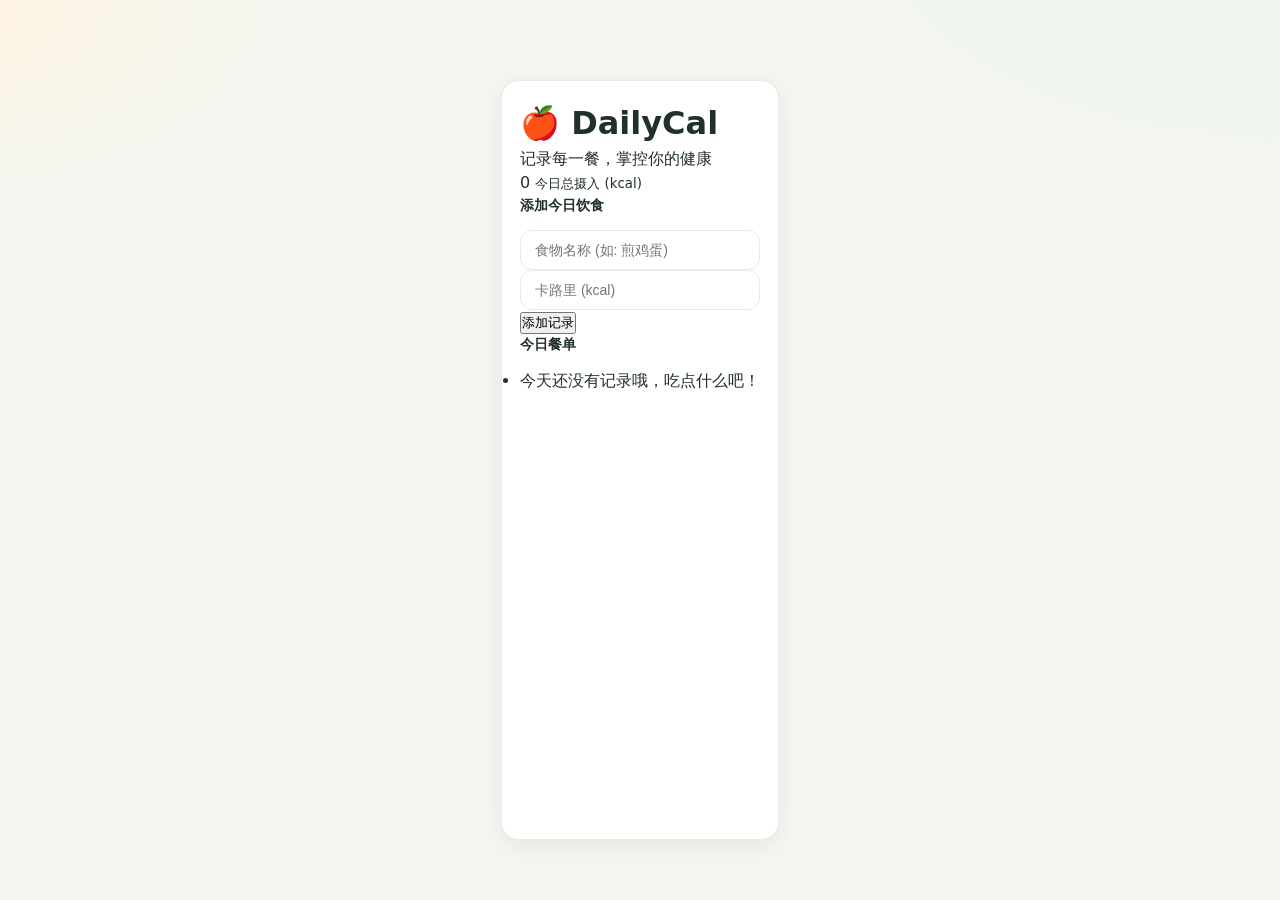
<file: index.html.html>
<!DOCTYPE html>
<html lang="zh-CN">
<head>
    <meta charset="UTF-8">
    <meta name="viewport" content="width=device-width, initial-scale=1.0">
    <title>DailyCal - 每日饮食卡路里记录</title>
    <link rel="stylesheet" href="style.css">
</head>
<body>
    <div class="container">
        <header>
            <h1>🍎 DailyCal</h1>
            <p>记录每一餐，掌控你的健康</p>
        </header>

        <section class="dashboard">
            <div class="progress-circle">
                <div class="inner">
                    <span id="total-calories">0</span>
                    <small>今日总摄入 (kcal)</small>
                </div>
            </div>
        </section>

        <section class="form-section">
            <h3>添加今日饮食</h3>
            <form id="food-form">
                <div class="form-group">
                    <input type="text" id="food-name" placeholder="食物名称 (如: 煎鸡蛋)" required>
                </div>
                <div class="form-group">
                    <input type="number" id="food-calories" placeholder="卡路里 (kcal)" required min="1">
                </div>
                <button type="submit" class="btn-submit">添加记录</button>
            </form>
        </section>

        <section class="list-section">
            <h3>今日餐单</h3>
            <ul id="food-list" class="food-list">
                <li class="empty-msg">今天还没有记录哦，吃点什么吧！</li>
            </ul>
        </section>
    </div>

    <script src="script.js"></script>
</body>
</html>
</file>
<file: style.css>
:root {
  --bg: #F4F6F0;
  --surface: #FFFFFF;
  --ink: #21302A;
  --muted: #6E7B73;
  --line: #E7ECE4;
  --primary: #2F8F5B;
  --primary-soft: #DCEFE2;
  --accent: #FF9F1C;
  --accent-soft: #FFEBCC;
  --coral: #E8704F;
  --shadow: 0 6px 24px rgba(33,48,42,.07);
  --shadow-sm: 0 2px 8px rgba(33,48,42,.05);
  --radius: 18px;
  --num: "Fredoka", system-ui, sans-serif;
  --sans: system-ui, -apple-system, "PingFang TC", "Noto Sans TC", "Microsoft JhengHei", sans-serif;
}

* { box-sizing: border-box; margin: 0; padding: 0; }
body {
  font-family: var(--sans);
  background: radial-gradient(900px 500px at 100% -10%, #E9F4EC 0%, transparent 55%), radial-gradient(700px 400px at -5% 0%, #FFF3E0 0%, transparent 50%), var(--bg);
  color: var(--ink); line-height: 1.5; min-height: 100vh; padding: 80px 16px 60px; display: flex; justify-content: center;
}

.cute-quote-box {
  background: rgba(255, 255, 255, 0.9); backdrop-filter: blur(8px); border: 1px solid var(--line);
  padding: 10px 24px; border-radius: 999px; font-size: 14px; color: var(--muted); letter-spacing: .02em;
  position: fixed; top: 20px; box-shadow: var(--shadow-sm); z-index: 100; left: 50%; transform: translateX(-50%); white-space: nowrap;
}
.cute-quote-box b { color: var(--primary); font-weight: 600; }

/* 調整為兩欄式佈局，左欄放置所有工具與統計，右欄作為主操作區 */
.dashboard-wrapper {
  display: grid;
  grid-template-columns: 320px 1fr; /* 左側變寬，右側自動擴展 */
  gap: 24px;
  width: 100%;
  max-width: 1200px;
  align-items: start;
}

/* 確保左側欄位可以堆疊更多卡片 */
.side-panel { display: flex; flex-direction: column; gap: 18px; }

/* 主區域往右側延展 */
.main-panel { min-width: 0; }

.container { background: var(--surface); border: 1px solid var(--line); border-radius: var(--radius); padding: 18px; box-shadow: var(--shadow); }
.panel-card { background: var(--surface); border: 1px solid var(--line); border-radius: var(--radius); padding: 18px; box-shadow: var(--shadow); }
.panel-card h3, .container h3 { font-size: 14px; font-weight: 600; color: var(--ink); display: flex; align-items: center; gap: 8px; margin-bottom: 14px; }

.app-nav { display: flex; background: #eef2eb; padding: 4px; border-radius: 999px; margin-bottom: 18px; gap: 4px; }
.nav-btn { flex: 1; border: none; padding: 8px 0; font-size: 13px; font-weight: 600; border-radius: 999px; cursor: pointer; background: transparent; color: var(--muted); transition: all 0.2s; }
.nav-btn.active { background: var(--surface); color: var(--primary); box-shadow: var(--shadow-sm); }

.tab-pane { display: none; }
.tab-pane.active { display: block; animation: pop 0.25s ease; }

.head { text-align: center; padding: 6px 0 12px; }
.head h1 { font-family: var(--num); font-weight: 700; font-size: 30px; letter-spacing: .01em; color: var(--ink); }
.head .tag { color: var(--muted); font-size: 13px; margin-top: 2px; }
.head .sel { display: inline-block; margin-top: 10px; font-size: 13px; color: var(--primary); background: var(--primary-soft); padding: 4px 14px; border-radius: 999px; font-weight: 600; }

.cal { display: flex; align-items: center; gap: 8px; }
.cal .arrow { width: 34px; height: 34px; border-radius: 50%; border: 1px solid var(--line); background: var(--surface); color: var(--ink); font-size: 16px; cursor: pointer; display: grid; place-items: center; }
.days { flex: 1; display: grid; grid-template-columns: repeat(7, 1fr); gap: 6px; }
.day { border: 1px solid var(--line); background: var(--surface); border-radius: 12px; padding: 8px 2px 6px; text-align: center; cursor: pointer; position: relative; }
.day.sel { background: var(--primary); border-color: var(--primary); }
.day.sel .wk, .day.sel .dt { color: #fff; }
.day .wk { font-size: 11px; color: var(--muted); }
.day .dt { font-family: var(--num); font-size: 16px; font-weight: 600; }
.day .dot { position: absolute; left: 50%; bottom: 4px; transform: translateX(-50%); width: 5px; height: 5px; border-radius: 50%; background: var(--accent); }
.day.sel .dot { background: #fff; }

.ring-card { display: flex; flex-direction: column; align-items: center; padding: 12px 0; }
.ring { position: relative; width: 220px; height: 220px; }
.ring svg { transform: rotate(-90deg); }
.ring .track { fill: none; stroke: var(--line); stroke-width: 16; }
.ring .bar { fill: none; stroke: var(--primary); stroke-width: 16; stroke-linecap: round; transition: stroke-dashoffset .5s ease; }
.ring .center { position: absolute; inset: 0; display: flex; flex-direction: column; align-items: center; justify-content: center; }
.ring .num { font-family: var(--num); font-size: 46px; font-weight: 700; line-height: 1; }
.ring .of { font-size: 12px; color: var(--muted); }
.ring .over { font-size: 12px; font-weight: 600; color: var(--coral); margin-top: 3px; }

.tabs { display: flex; gap: 6px; margin-bottom: 12px; flex-wrap: wrap; }
.tab { border: 1px solid var(--line); background: var(--surface); border-radius: 999px; padding: 6px 14px; font-size: 13px; color: var(--muted); cursor: pointer; }
.tab.active { background: var(--ink); border-color: var(--ink); color: #fff; }
.pool { display: grid; grid-template-columns: repeat(2, 1fr); gap: 8px; }
.chip { border: 1px solid var(--line); background: #fff; border-radius: 12px; padding: 10px 12px; text-align: left; cursor: pointer; display: flex; justify-content: space-between; align-items: center; }
.chip .nm { font-size: 13px; color: var(--ink); }
.chip .kc { font-size: 12px; color: var(--muted); }

.field { margin-bottom: 10px; }
input, .fancy-select { width: 100%; border: 1px solid var(--line); border-radius: 12px; padding: 11px 14px; font-size: 14px; color: var(--ink); background: #fff; outline: none; }
input:focus, .fancy-select:focus { border-color: var(--primary); }
.btn { width: 100%; border: none; border-radius: 12px; padding: 12px; font-size: 14px; font-weight: 600; cursor: pointer; color: #fff; background: var(--primary); transition: .15s; }
.btn.accent { background: var(--accent); }
.btn.ghost { background: var(--primary-soft); color: var(--primary); }

.list { list-style: none; display: flex; flex-direction: column; gap: 8px; }
.list li { display: flex; align-items: center; justify-content: space-between; background: #fff; border: 1px solid var(--line); border-radius: 12px; padding: 10px 12px; }
.list .li-name { font-size: 14px; }
.list .li-cal { font-size: 13px; color: var(--muted); margin-left: auto; font-family: var(--num); font-weight: 500; }
.list .del { border: none; background: none; color: #C2CBC4; cursor: pointer; font-size: 18px; width: 24px; height: 24px; }
.empty { color: var(--muted); font-size: 13px; text-align: center; padding: 14px 4px; }

.stat { display: flex; align-items: baseline; justify-content: space-between; padding: 9px 0; border-bottom: 1px dashed var(--line); }
.stat .t { font-size: 13px; color: var(--muted); }
.stat .v { font-family: var(--num); font-size: 20px; font-weight: 600; }
.stat .v small { font-size: 12px; color: var(--muted); margin-left: 2px; }
.chart-box { position: relative; height: 190px; }

.water { display: grid; grid-template-columns: repeat(4, 1fr); gap: 8px; margin-bottom: 10px; }
.cup { aspect-ratio: 1; border: 1px solid var(--line); border-radius: 12px; background: #fff; display: grid; place-items: center; font-size: 22px; cursor: pointer; filter: grayscale(1) opacity(.4); }
.cup.full { filter: none; background: #EAF4FB; border-color: #BFE0F2; }
.water-status { font-size: 13px; color: var(--muted); text-align: center; }
.water-status b { font-family: var(--num); font-size: 16px; color: #3A9BD6; }

.row2 { display: grid; grid-template-columns: 1fr 1fr; gap: 8px; margin-bottom: 10px; }
.result { margin-top: 12px; font-size: 13px; color: var(--ink); background: var(--bg); border-radius: 12px; padding: 0; overflow: hidden; max-height: 0; transition: max-height .3s ease, padding .3s ease; }
.result.show { padding: 12px 14px; max-height: 240px; }
.result .big { font-family: var(--num); font-size: 22px; font-weight: 600; color: var(--primary); }
.result .sub { color: var(--muted); font-size: 12px; margin: 4px 0 10px; }
.result .meal { font-size: 15px; font-weight: 600; margin-bottom: 2px; }

.toast { position: fixed; left: 50%; bottom: 24px; transform: translateX(-50%) translateY(20px); background: var(--ink); color: #fff; padding: 11px 20px; border-radius: 999px; font-size: 14px; box-shadow: var(--shadow); opacity: 0; pointer-events: none; transition: .3s; z-index: 200; }
.toast.show { opacity: 1; transform: translateX(-50%) translateY(0); }

.sub-feature-card { text-align: center; padding: 15px 5px; }
.feature-icon-wrapper { width: 56px; height: 56px; border-radius: 50%; background: var(--primary-soft); display: grid; place-items: center; font-size: 24px; margin: 0 auto 14px; }
.sub-feature-card p { font-size: 13px; color: var(--muted); margin-bottom: 18px; text-align: left; line-height: 1.6; }
.select-group { text-align: left; margin-bottom: 12px; }
.select-group label { font-size: 12px; font-weight: 600; color: var(--ink); display: block; margin-bottom: 6px; }

/* ================= 🍹 果汁機特效 UI 設計 ================= */
.blender-container { display: flex; justify-content: center; margin: 25px 0 15px; }
.blender { width: 90px; position: relative; transition: all 0.1s; }
.blender-lid { width: 60px; height: 10px; background: #374151; margin: 0 auto; border-radius: 4px 4px 0 0; }
.blender-cup { 
    width: 70px; height: 100px; background: rgba(226, 232, 240, 0.4); 
    border: 3px solid #6b7280; border-top: none; margin: 0 auto; 
    border-radius: 0 0 12px 12px; position: relative; overflow: hidden; 
}
.juice-fluid { 
    position: absolute; bottom: 0; left: 0; width: 100%; height: 0%; 
    background: #4CAF50; transition: height 0.6s cubic-bezier(0.175, 0.885, 0.32, 1.275), background-color 0.4s; 
}
.blender-blade { 
    position: absolute; bottom: 8px; left: 50%; transform: translateX(-50%); 
    width: 34px; height: 4px; background: #9ca3af; border-radius: 2px; 
}
.blender-base { 
    width: 84px; height: 45px; background: #4b5563; margin: 0 auto; 
    border-radius: 8px 8px 16px 16px; position: relative; box-shadow: 0 4px 6px rgba(0,0,0,0.15); 
}
.blender-btn { 
    width: 14px; height: 14px; background: #ef4444; border-radius: 50%; 
    position: absolute; top: 14px; left: 50%; transform: translateX(-50%); cursor: pointer; border: 2px solid #fff; 
}

/* 攪拌運轉動畫 */
.blender.working { animation: blendShake 0.1s infinite alternate; }
.blender.working .blender-blade { animation: spinBlade 0.1s infinite linear; }
.blender.working .juice-fluid { animation: liquidWave 0.2s infinite alternate; }

@keyframes blendShake { from { transform: translate(1px, 1px) rotate(0deg); } to { transform: translate(-1px, -1px) rotate(1deg); } }
@keyframes spinBlade { from { transform: translateX(-50%) rotate(0deg); } to { transform: translateX(-50%) rotate(360deg); } }
@keyframes liquidWave { from { border-radius: 40% 60% 40% 60% / 50%; } to { border-radius: 60% 40% 60% 40% / 50%; } }

@keyframes pop { from { opacity: 0; transform: translateY(-4px); } to { opacity: 1; transform: none; } }
@media (max-width:960px) { body { padding: 70px 12px 50px; } .dashboard-wrapper { grid-template-columns: 1fr; max-width: 480px; } }
</file>
